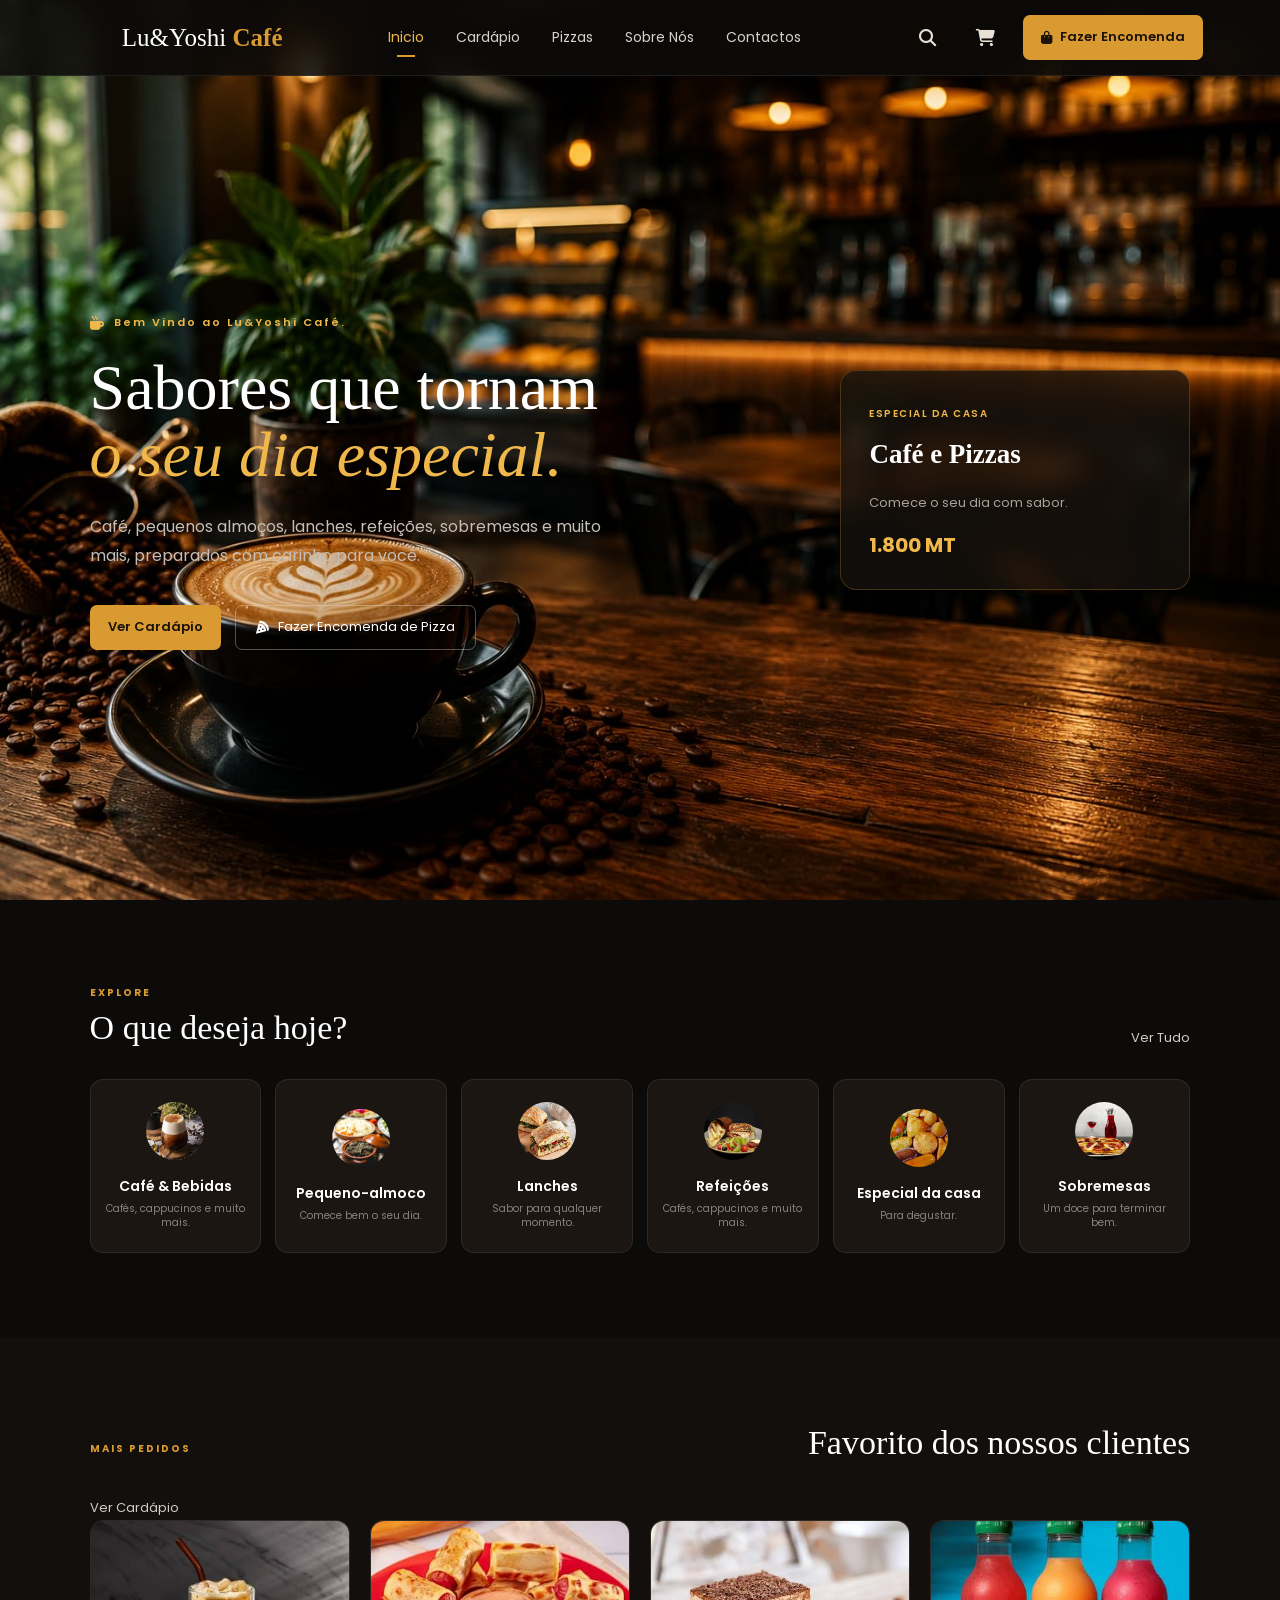
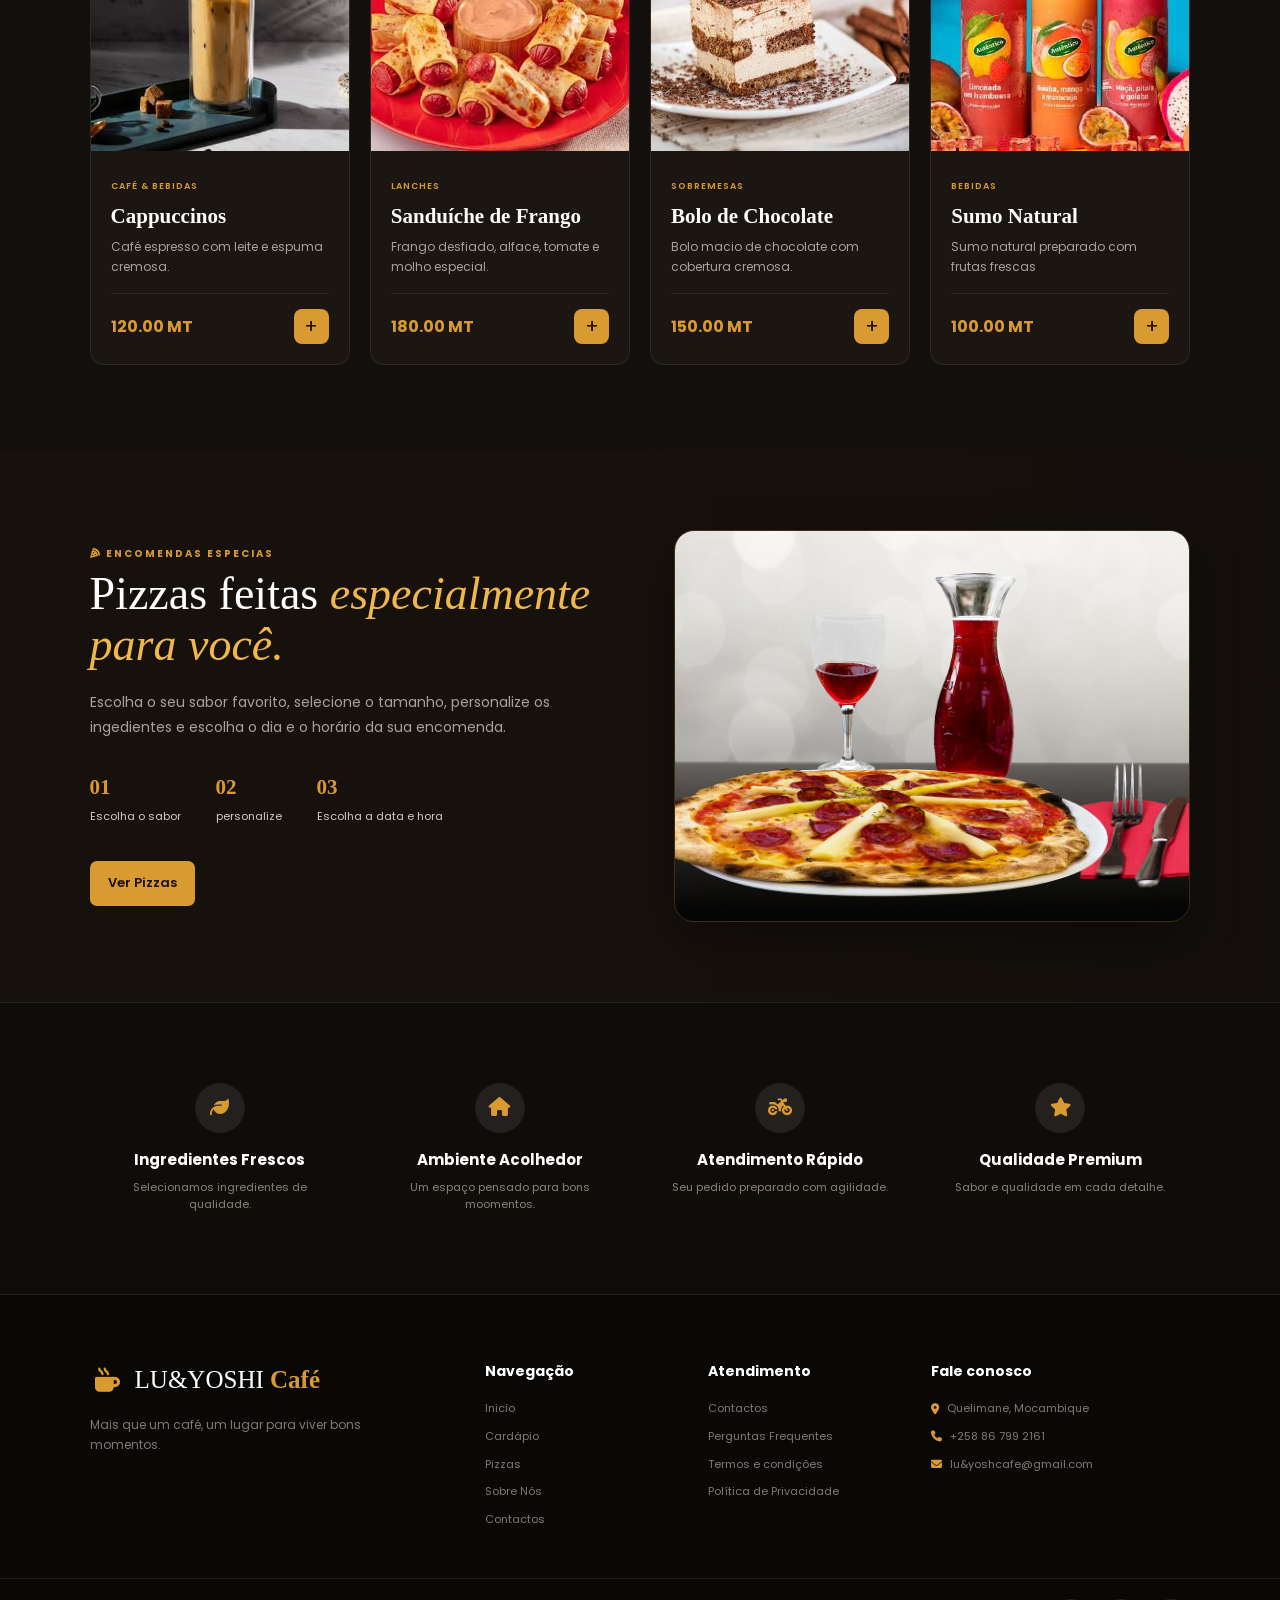
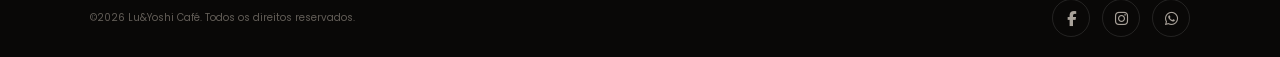
<file: index.html>
<!DOCTYPE html>
<html lang="pt">

<head>
    <meta charset="UTF-8">
    <meta name="viewport" content="width=device-width, initial-scale=1.0">
    <title>Lu&Yoshi</title>

    <link rel="stylesheet" href="CSS/style.css">
    <link rel="stylesheet" href="https://cdnjs.cloudflare.com/ajax/libs/font-awesome/6.7.2/css/all.min.css">
    <link rel="preconnect" href="https://fonts.googleapis.com">

    <link rel="preconnect" href="https://fonts.gstatic.com" crossorigin>

    <link href="https://fonts.googleapis.com/css2?family=Poppins:wght@300;400;500;600;700&display=swap"
        rel="stylesheet">

</head>

<body>


    <!--Cabeçalho-->

    <header class="cabecalho" id="cabecalho">
        <!--Logo-->


        <a href="index.html" class="logo">

            <span class="logo-icone"></span>
            <span class="logo-texto">Lu&Yoshi <strong>Café</strong>
            </span>
        </a>

        <!--Menu-->

        <nav class="menu-principal" id="menuPrincipal">

            <a href="index.html" class="ativo">
                Inicio
            </a>
            <a href="cardapio.html">
                Cardápio
            </a>
            <a href="pizzas.html">
                Pizzas
            </a>
            <a href="sobreNos.html">
                Sobre Nós
            </a>
            <a href="contactos.html">
                Contactos
            </a>

        </nav>

        <!--Ações-->

        <div class="acoes" id="acoesHeader">

            <!--Pesquisa-->
            <button type="button" class="botao-icone" id="abrirPesquisa" aria-label="Pesquisar"> <i
                    class="fa-solid fa-magnifying-glass"></i></button>

            <!--Carrinho-->
            <button type="button" class="botao-icone" id="abrirCarrinho" aria-label="Abrir carrinho"> <i
                    class="fa-solid fa-cart-shopping"></i> <span class="contador-carrinho" id="contadorCarrinho">
                    0
                </span></button>

            <a href="cardapio.html" class="botao-encomenda">
                <i class="fa-solid fa-bag-shopping"></i>
                Fazer Encomenda
            </a>

        </div>

    </header>


    <!--Conteudo Principal-->

    <main id="conteudoPrincipal">

        <!--Hero-->

        <section class="hero" id="inicio">

            <div class="hero-conteudo">

                <span class="hero-etiqueta">
                    <i class="fa-solid fa-mug-hot"></i>Bem Vindo ao Lu&Yoshi Café.
                </span>

                <h1>
                    Sabores que tornam <span>o seu dia especial.</span>
                </h1>

                <p>
                    Café, pequenos almoços, lanches, refeições, sobremesas e muito mais, preparados com carinho para
                    você.
                </p>

                <div class="hero-botoes">

                    <a href="cardapio.html" class="botao-principal"> Ver Cardápio</a>

                    <a href="pizzas.html" class="botao-secundario"><i class="fa-solid fa-pizza-slice">

                        </i>Fazer
                        Encomenda de Pizza</a>
                </div>

            </div>

            <!--Informacoes do visual-->

            <div class="hero-destaque">

                <div class="hero-cartao">

                    <span class="hero-cartao-etiqueta">

                        ESPECIAL DA CASA

                    </span>

                    <h2>

                        Café e Pizzas

                    </h2>

                    <p>

                        Comece o seu dia com sabor.

                    </p>

                    <strong>

                        1.800 MT

                    </strong>

                </div>

            </div>

        </section>

        <!--Categorias-->


        <section class="categorias" id="categorias">

            <div class="titulo-secao">

                <div>

                    <span class="subtitulo">
                        EXPLORE
                    </span>

                    <h2>
                        O que deseja hoje?
                    </h2>

                </div>

                <a href="cardapio.html" class="link-ver-tudo">Ver Tudo</a>

            </div>

            <div class="lista-categorias">

                <!--café-->

                <a href="cardapio.html?categoria=cafe" class="categorias-card">

                    <div class="categoria-imagem">

                        <img src="IMG/beer-expumante.jpg" alt="Cafe">

                    </div>

                    <h3>

                        Café & Bebidas

                    </h3>

                    <p>
                        Cafés, cappucinos e muito mais.
                    </p>

                </a>

                <!--Pequeno Almoco-->

                <a href="cardapio.html?categoria=pequeno-almoco" class="categorias-card">

                    <div class="categoria-imagem">

                        <img src="IMG/Nhangana.jpg" alt="Pequeno Almoco">

                    </div>

                    <h3>

                        Pequeno-almoco

                    </h3>

                    <p>
                        Comece bem o seu dia.
                    </p>

                </a>

                <!--Lanches-->

                <a href="cardapio.html?categoria=lanches" class="categorias-card">

                    <div class="categoria-imagem">

                        <img src="IMG/pao-lanhe.jpg" alt="Lanches">

                    </div>

                    <h3>

                        Lanches

                    </h3>

                    <p>
                        Sabor para qualquer momento.
                    </p>

                </a>

                <!--Refeicoes-->

                <a href="cardapio.html?categoria=refeicoes" class="categorias-card">

                    <div class="categoria-imagem">

                        <img src="IMG/lanche-lindo.jpg" alt="Refeicoes">

                    </div>

                    <h3>

                        Refeições

                    </h3>

                    <p>
                        Cafés, cappucinos e muito mais.
                    </p>

                </a>

                <!--Sobremesas-->

                <a href="cardapio.html?categoria=sobremesas" class="categorias-card">

                    <div class="categoria-imagem">

                        <img src="IMG/Mistura-lanches.jpg" alt="Cafe">

                    </div>

                    <h3>

                        Especial da casa

                    </h3>

                    <p>
                        Para degustar.
                    </p>

                </a>

                <!--Pizzas-->

                <a href="cardapio.html?categoria=pizzas" class="categorias-card">

                    <div class="categoria-imagem">

                        <img src="IMG/pizza2.jpg" alt="Pizzas">

                    </div>

                    <h3>

                        Sobremesas

                    </h3>

                    <p>
                        Um doce para terminar bem.
                    </p>

                </a>

            </div>

        </section>

        <!--Destaques-->


        <section class="destaque" id="destaques">

            <div class="titulo-secao">

                <span class="subtitulo">

                    MAIS PEDIDOS

                </span>

                <h2>

                    Favorito dos nossos clientes

                </h2>

            </div>

            <a href="cardapio.html" class="link-ver-tudo">

                Ver Cardápio

            </a>

            <div class="lista-destaques">

                <!--Produto 1-->

                <article class="produto-card">

                    <div class="produto-imagem">

                        <img src="IMG/capucinoo.jpg" alt="Cappuccino">
                    </div>

                    <div class="produto-conteudo">

                        <span class="produto-categorias">

                            Café & Bebidas

                        </span>

                        <h3>Cappuccinos</h3>

                        <p>
                            Café espresso com leite e espuma cremosa.

                        </p>

                        <div class="produto-final">

                            <strong>

                                120.00 MT

                            </strong>

                            <button type="button" class="botao-adicionar" id="adicionarCappuccino"
                                data-produto="cappuccino" aria-label="Adicionar produto"> + </button>

                        </div>

                    </div>

                </article>


                <!--Produto 2-->

                <article class="produto-card">

                    <div class="produto-imagem">

                        <img src="IMG/salsichas.jpg" alt="Frango">
                    </div>

                    <div class="produto-conteudo">

                        <span class="produto-categorias">

                            Lanches

                        </span>

                        <h3>Sanduíche de Frango</h3>

                        <p>
                            Frango desfiado, alface, tomate e molho especial.

                        </p>

                        <div class="produto-final">

                            <strong>

                                180.00 MT

                            </strong>

                            <button type="button" class="botao-adicionar" id="adicionarSanduichefrango"
                                data-produto="sanduicheFrango" aria-label="Adicionar produto"> + </button>

                        </div>

                    </div>

                </article>


                <!--Produto 3-->

                <article class="produto-card">

                    <div class="produto-imagem">

                        <img src="IMG/bolo-quadrado.jpg" alt="Cappuccino">
                    </div>

                    <div class="produto-conteudo">

                        <span class="produto-categorias">

                            Sobremesas

                        </span>

                        <h3>Bolo de Chocolate</h3>

                        <p>
                            Bolo macio de chocolate com cobertura cremosa.

                        </p>

                        <div class="produto-final">

                            <strong>

                                150.00 MT

                            </strong>

                            <button type="button" class="botao-adicionar" id="adicionarBolochocolate"
                                data-produto="boloChocolate" aria-label="Adicionar produto"> + </button>

                        </div>

                    </div>

                </article>


                <!--Produto 4-->

                <article class="produto-card">

                    <div class="produto-imagem">

                        <img src="IMG/sumo-garafa.jpg" alt="Cappuccino">
                    </div>

                    <div class="produto-conteudo">

                        <span class="produto-categorias">

                            Bebidas

                        </span>

                        <h3>Sumo Natural</h3>

                        <p>
                            Sumo natural preparado com frutas frescas

                        </p>

                        <div class="produto-final">

                            <strong>

                                100.00 MT

                            </strong>

                            <button type="button" class="botao-adicionar" id="adicionarSumonatural"
                                data-produto="sumoNatural" aria-label="Adicionar produto"> + </button>

                        </div>

                    </div>

                </article>

            </div>

        </section>


        <!--Pizzas por encomenda-->

        <section class="secao-pizzas" id="pizzas">

            <div class="pizza-conteudo">

                <span class="subtitulo">

                    <i class="fa-solid fa-pizza-slice"></i> ENCOMENDAS ESPECIAS

                </span>

                <h2>

                    Pizzas feitas <span>especialmente para você.</span>

                </h2>

                <p>

                    Escolha o seu sabor favorito, selecione o tamanho, personalize os ingedientes e escolha o dia e o
                    horário da sua encomenda.
                </p>

                <div class="pizzas-informacoes">

                    <div>

                        <strong>01</strong>

                        <span>Escolha o sabor</span>

                    </div>

                    <div>

                        <strong>02</strong>

                        <span>personalize</span>

                    </div>

                    <div>

                        <strong>03</strong>

                        <span>Escolha a data e hora</span>

                    </div>

                </div>

                <a href="pizzas.html" class="botao-principal">
                    Ver Pizzas

                </a>

            </div>

            <div class="pizza-imagem">

                <img src="IMG/pizza2.jpg" alt="Pizza do Café Lu&Yosh">

            </div>

        </section>


        <!--Diferenciais-->


        <section class="diferenciais" id="diferenciais">

            <div class="diferencial">

                <span>
                    <i class="fa-solid fa-leaf"></i>

                </span>

                <h3>

                    Ingredientes Frescos

                </h3>

                <p>

                    Selecionamos ingredientes de qualidade.

                </p>

            </div>

            <div class="diferencial">

                <span>
                    <i class="fa-solid fa-house"></i>

                </span>

                <h3>

                    Ambiente Acolhedor

                </h3>

                <p>

                    Um espaço pensado para bons moomentos.

                </p>

            </div>

            <div class="diferencial">

                <span>
                    <i class="fa-solid fa-motorcycle"></i>

                </span>

                <h3>

                    Atendimento Rápido

                </h3>

                <p>

                    Seu pedido preparado com agilidade.

                </p>

            </div>


            <div class="diferencial">

                <span>

                    <i class="fa-solid fa-star"></i>

                </span>

                <h3>

                    Qualidade Premium

                </h3>

                <p>

                    Sabor e qualidade em cada detalhe.

                </p>

            </div>

        </section>

    </main>


    <!--Rodapé-->


    <footer class="rodape" id="rodape">

        <div class="rodape-principal">

            <!--LOgo-->

            <div class="rodape-marca">

                <a href="index.html" class="logo">

                    <span class="logo-icone"><i class="fa-solid fa-mug-hot"></i></span>

                    <span class="logo-texto">LU&YOSHI <strong>Café</strong></span>
                </a>

                <p>
                    Mais que um café, um lugar para viver bons momentos.
                </p>

            </div>

            <div class="rodape-coluna">

                <h3>Navegação</h3>

                <a href="index.html">
                    Inicio
                </a>

                <a href="cardapio.html">
                    Cardápio
                </a>

                <a href="pizzas.html">
                    Pizzas
                </a>

                <a href="sobreNos.html">
                    Sobre Nós
                </a>

                <a href="contactos.html">
                    Contactos
                </a>

            </div>

            <div class="rodape-coluna">

                <h3>Atendimento</h3>

                <a href="index.html">

                    Contactos

                </a>

                <a href="cardapio.html">

                    Perguntas Frequentes

                </a>

                <a href="pizzas.html">

                    Termos e condições

                </a>



                <a href="contactos.html">

                    Política de Privacidade

                </a>

            </div>

            <!--Contactos-->

            <div class="rodape-coluna">

                <h3>Fale conosco</h3>

                <p><i class="fa-solid fa-location-dot"></i> Quelimane, Mocambique</p>

                <p><i class="fa-solid fa-phone"></i> +258 86 799 2161 </p>

                <p><i class="fa-solid fa-envelope"></i>lu&yoshcafe@gmail.com</p>

            </div>

        </div>

        <!--Rodapé Inferior-->

        <div class="rodape-final">

            <p>

                ©2026 Lu&Yoshi Café. Todos os direitos reservados.

            </p>

            <div class="redes-sociais">

                <a href="#" aria-label="Facebook">

                    <i class="fa-brands fa-facebook-f"></i>

                </a>

                <a href="#" aria-label="Instagram">

                    <i class="fa-brands fa-instagram"></i>

                </a>

                <a href="#" aria-label="WhatsApp">

                    <i class="fa-brands fa-whatsapp"></i>

                </a>

            </div>

        </div>

    </footer>

    <script src="JS/app.js"></script>
</body>

</html>
</file>
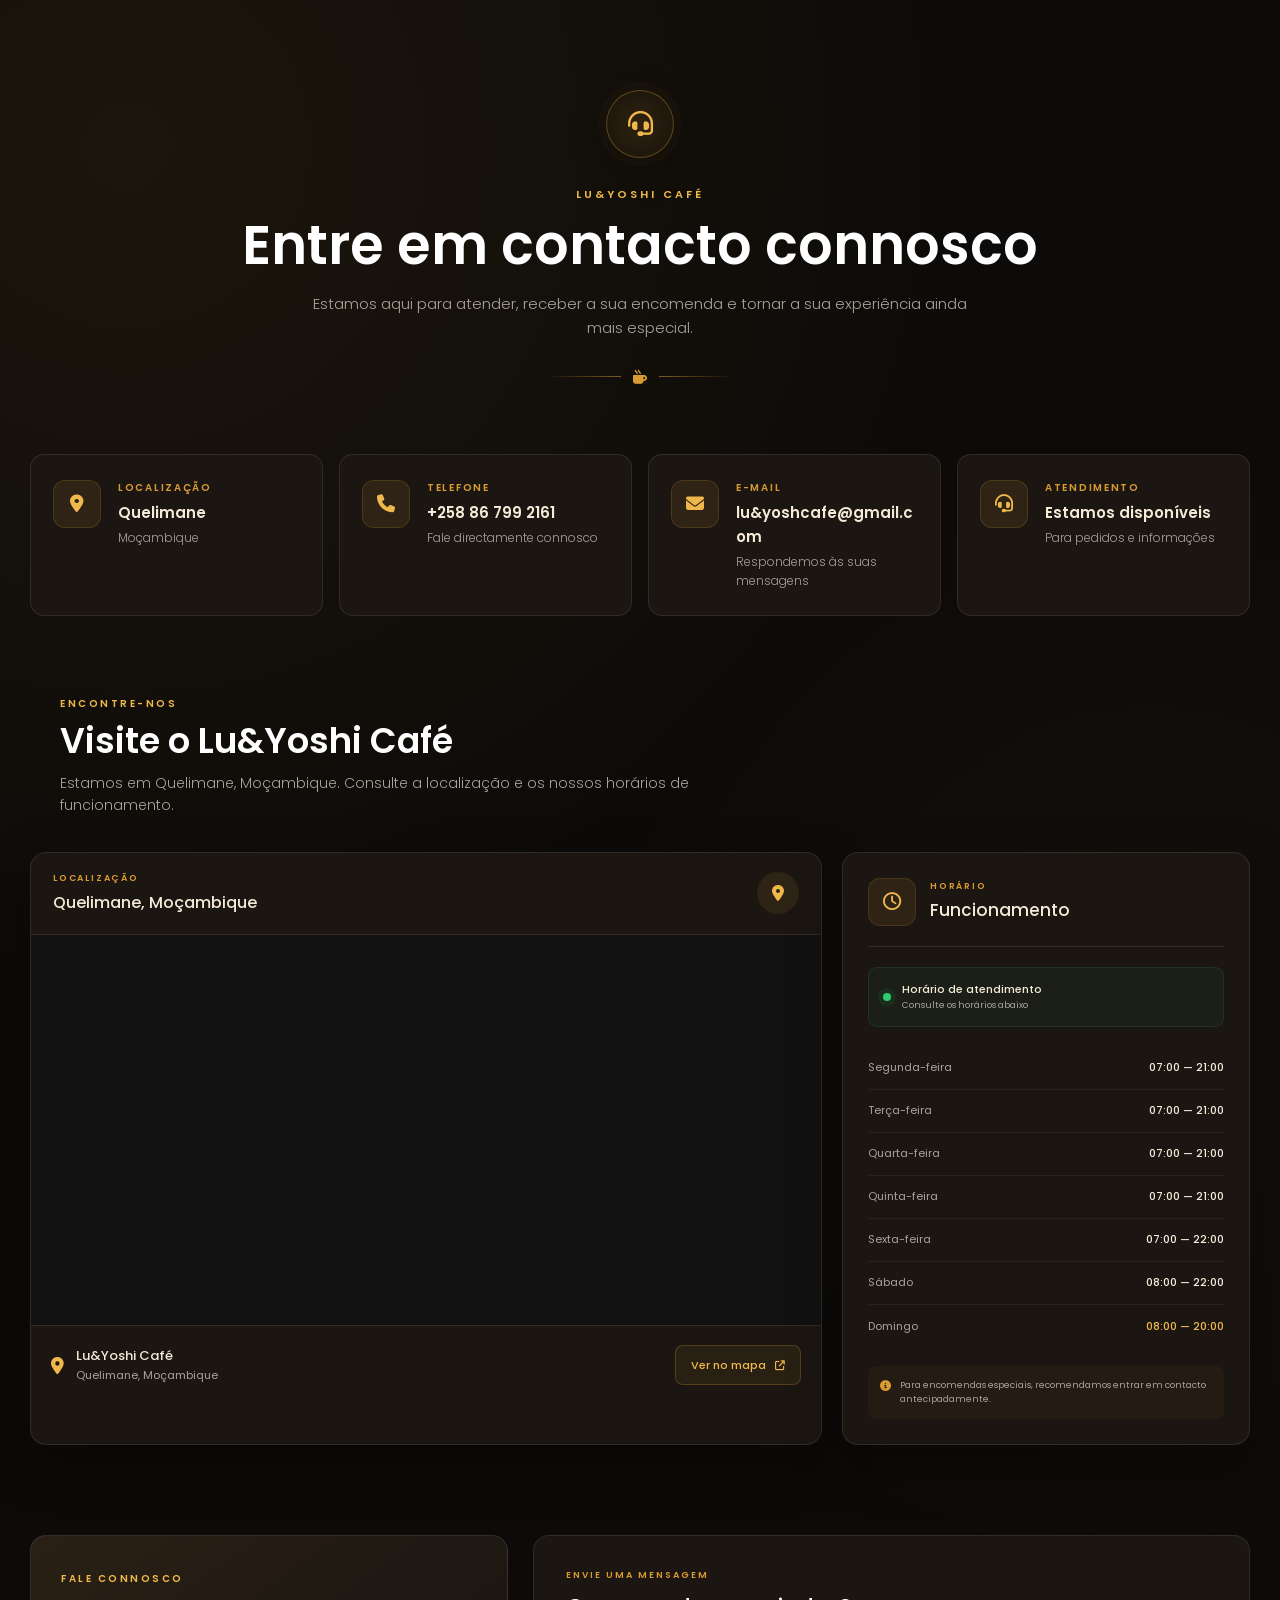
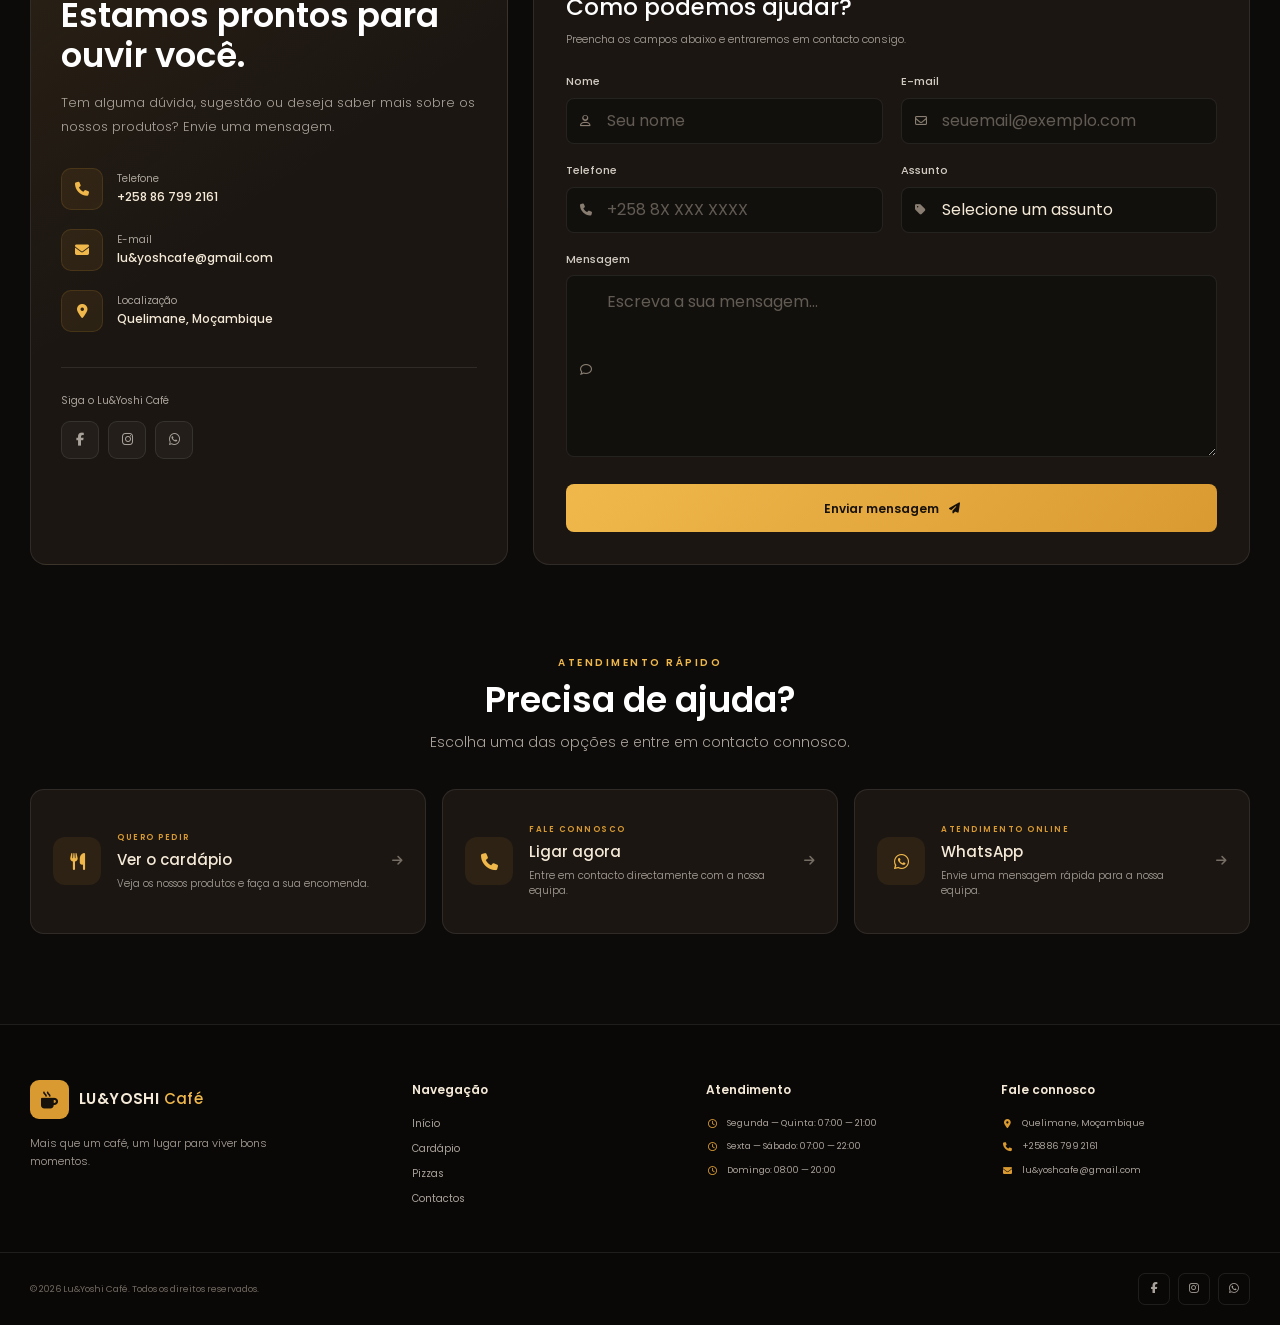
<file: contactos.html>
<!DOCTYPE html>
<html lang="pt-MZ">

<head>
    <meta charset="UTF-8">
    <meta name="viewport" content="width=device-width, initial-scale=1.0">

    <title>Contactos | Lu&Yoshi Café</title>

    <!-- Google Fonts -->
    <link rel="preconnect" href="https://fonts.googleapis.com">
    <link rel="preconnect" href="https://fonts.gstatic.com" crossorigin>

    <link href="https://fonts.googleapis.com/css2?family=Poppins:wght@300;400;500;600;700&display=swap"
        rel="stylesheet">

    <!-- Font Awesome -->
    <link rel="stylesheet" href="https://cdnjs.cloudflare.com/ajax/libs/font-awesome/6.7.2/css/all.min.css">

    <!-- CSS -->
    <link rel="stylesheet" href="CSS/contactos.css">
</head>

<body>

    <main class="pagina-contactos">

        <!-- =====================================================
         CABEÇALHO
    ====================================================== -->

        <section class="cabecalho-contactos">

            <div class="icone-contacto-titulo">
                <i class="fa-solid fa-headset"></i>
            </div>

            <span class="etiqueta-pagina">LU&YOSHI CAFÉ</span>

            <h1>Entre em contacto connosco</h1>

            <p>
                Estamos aqui para atender, receber a sua encomenda
                e tornar a sua experiência ainda mais especial.
            </p>

            <div class="linha-decorativa">
                <span></span>
                <i class="fa-solid fa-mug-hot"></i>
                <span></span>
            </div>

        </section>


        <!-- =====================================================
         CONTACTOS PRINCIPAIS
    ====================================================== -->

        <section class="contactos-principais">

            <div class="cartao-contacto">

                <div class="cartao-contacto-icone">
                    <i class="fa-solid fa-location-dot"></i>
                </div>

                <div class="cartao-contacto-conteudo">
                    <span>LOCALIZAÇÃO</span>

                    <h3>Quelimane</h3>

                    <p>Moçambique</p>
                </div>

            </div>


            <div class="cartao-contacto">

                <div class="cartao-contacto-icone">
                    <i class="fa-solid fa-phone"></i>
                </div>

                <div class="cartao-contacto-conteudo">
                    <span>TELEFONE</span>

                    <h3>+258 86 799 2161</h3>

                    <p>Fale directamente connosco</p>
                </div>

            </div>


            <div class="cartao-contacto">

                <div class="cartao-contacto-icone">
                    <i class="fa-solid fa-envelope"></i>
                </div>

                <div class="cartao-contacto-conteudo">
                    <span>E-MAIL</span>

                    <h3>lu&yoshcafe@gmail.com</h3>

                    <p>Respondemos às suas mensagens</p>
                </div>

            </div>


            <div class="cartao-contacto">

                <div class="cartao-contacto-icone">
                    <i class="fa-solid fa-headset"></i>
                </div>

                <div class="cartao-contacto-conteudo">
                    <span>ATENDIMENTO</span>

                    <h3>Estamos disponíveis</h3>

                    <p>Para pedidos e informações</p>
                </div>

            </div>

        </section>


        <!-- =====================================================
         MAPA + HORÁRIO
    ====================================================== -->

        <section class="localizacao-section">

            <div class="titulo-secao-contactos">

                <span class="pequeno-titulo">
                    ENCONTRE-NOS
                </span>

                <h2>Visite o Lu&Yoshi Café</h2>

                <p>
                    Estamos em Quelimane, Moçambique.
                    Consulte a localização e os nossos horários de funcionamento.
                </p>

            </div>


            <div class="localizacao-grid">

                <!-- MAPA -->

                <div class="mapa-container">

                    <div class="mapa-topo">

                        <div>
                            <span class="etiqueta-mapa">
                                LOCALIZAÇÃO
                            </span>

                            <h3>Quelimane, Moçambique</h3>
                        </div>

                        <div class="mapa-icone">
                            <i class="fa-solid fa-location-dot"></i>
                        </div>

                    </div>


                    <div class="mapa">

                        <iframe src="https://www.google.com/maps?q=Quelimane%2C%20Mozambique&output=embed"
                            loading="lazy" allowfullscreen referrerpolicy="no-referrer-when-downgrade">
                        </iframe>

                    </div>


                    <div class="mapa-rodape">

                        <div class="endereco-mapa">

                            <i class="fa-solid fa-location-dot"></i>

                            <div>
                                <strong>Lu&Yoshi Café</strong>
                                <span>Quelimane, Moçambique</span>
                            </div>

                        </div>

                        <a href="https://www.google.com/maps/search/?api=1&query=Quelimane%2C%20Mozambique"
                            target="_blank" rel="noopener noreferrer" class="botao-mapa">

                            <span>Ver no mapa</span>

                            <i class="fa-solid fa-arrow-up-right-from-square"></i>

                        </a>

                    </div>

                </div>


                <!-- HORÁRIO -->

                <aside class="horario-container">

                    <div class="horario-cabecalho">

                        <div class="horario-icone">
                            <i class="fa-regular fa-clock"></i>
                        </div>

                        <div>

                            <span class="etiqueta-mapa">
                                HORÁRIO
                            </span>

                            <h3>Funcionamento</h3>

                        </div>

                    </div>


                    <div class="status-atendimento">

                        <span class="status-ponto"></span>

                        <div>
                            <strong>Horário de atendimento</strong>
                            <span>Consulte os horários abaixo</span>
                        </div>

                    </div>


                    <div class="lista-horarios">

                        <div class="linha-horario">

                            <span>Segunda-feira</span>

                            <strong>
                                07:00 — 21:00
                            </strong>

                        </div>


                        <div class="linha-horario">

                            <span>Terça-feira</span>

                            <strong>
                                07:00 — 21:00
                            </strong>

                        </div>


                        <div class="linha-horario">

                            <span>Quarta-feira</span>

                            <strong>
                                07:00 — 21:00
                            </strong>

                        </div>


                        <div class="linha-horario">

                            <span>Quinta-feira</span>

                            <strong>
                                07:00 — 21:00
                            </strong>

                        </div>


                        <div class="linha-horario">

                            <span>Sexta-feira</span>

                            <strong>
                                07:00 — 22:00
                            </strong>

                        </div>


                        <div class="linha-horario">

                            <span>Sábado</span>

                            <strong>
                                08:00 — 22:00
                            </strong>

                        </div>


                        <div class="linha-horario domingo">

                            <span>Domingo</span>

                            <strong>
                                08:00 — 20:00
                            </strong>

                        </div>

                    </div>


                    <div class="nota-horario">

                        <i class="fa-solid fa-circle-info"></i>

                        <p>
                            Para encomendas especiais, recomendamos
                            entrar em contacto antecipadamente.
                        </p>

                    </div>

                </aside>

            </div>

        </section>


        <!-- =====================================================
         FORMULÁRIO + INFORMAÇÕES
    ====================================================== -->

        <section class="contacto-formulario-section">

            <div class="contacto-formulario-grid">


                <!-- INFORMAÇÕES -->

                <div class="contacto-info">

                    <span class="pequeno-titulo">
                        FALE CONNOSCO
                    </span>

                    <h2>
                        Estamos prontos para ouvir você.
                    </h2>

                    <p>
                        Tem alguma dúvida, sugestão ou deseja saber mais
                        sobre os nossos produtos? Envie uma mensagem.
                    </p>


                    <div class="lista-contacto-info">

                        <div class="info-contacto-item">

                            <div class="info-contacto-icone">
                                <i class="fa-solid fa-phone"></i>
                            </div>

                            <div>
                                <span>Telefone</span>
                                <strong>+258 86 799 2161</strong>
                            </div>

                        </div>


                        <div class="info-contacto-item">

                            <div class="info-contacto-icone">
                                <i class="fa-solid fa-envelope"></i>
                            </div>

                            <div>
                                <span>E-mail</span>
                                <strong>lu&yoshcafe@gmail.com</strong>
                            </div>

                        </div>


                        <div class="info-contacto-item">

                            <div class="info-contacto-icone">
                                <i class="fa-solid fa-location-dot"></i>
                            </div>

                            <div>
                                <span>Localização</span>
                                <strong>Quelimane, Moçambique</strong>
                            </div>

                        </div>

                    </div>


                    <!-- REDES SOCIAIS -->

                    <div class="redes-contacto">

                        <span>Siga o Lu&Yoshi Café</span>

                        <div class="redes-contacto-lista">

                            <a href="#" aria-label="Facebook">
                                <i class="fa-brands fa-facebook-f"></i>
                            </a>

                            <a href="#" aria-label="Instagram">
                                <i class="fa-brands fa-instagram"></i>
                            </a>

                            <a href="#" aria-label="WhatsApp">
                                <i class="fa-brands fa-whatsapp"></i>
                            </a>

                        </div>

                    </div>

                </div>


                <!-- FORMULÁRIO -->

                <div class="formulario-contacto">

                    <div class="formulario-cabecalho">

                        <span class="etiqueta-formulario">
                            ENVIE UMA MENSAGEM
                        </span>

                        <h3>Como podemos ajudar?</h3>

                        <p>
                            Preencha os campos abaixo e entraremos
                            em contacto consigo.
                        </p>

                    </div>


                    <form id="formularioContacto">

                        <div class="campos-formulario">

                            <div class="campo-formulario">

                                <label for="nome">
                                    Nome
                                </label>

                                <div class="campo-input">

                                    <i class="fa-regular fa-user"></i>

                                    <input type="text" id="nome" name="nome" placeholder="Seu nome" required>

                                </div>

                            </div>


                            <div class="campo-formulario">

                                <label for="email">
                                    E-mail
                                </label>

                                <div class="campo-input">

                                    <i class="fa-regular fa-envelope"></i>

                                    <input type="email" id="email" name="email" placeholder="seuemail@exemplo.com"
                                        required>

                                </div>

                            </div>


                            <div class="campo-formulario">

                                <label for="telefone">
                                    Telefone
                                </label>

                                <div class="campo-input">

                                    <i class="fa-solid fa-phone"></i>

                                    <input type="tel" id="telefone" name="telefone" placeholder="+258 8X XXX XXXX">

                                </div>

                            </div>


                            <div class="campo-formulario">

                                <label for="assunto">
                                    Assunto
                                </label>

                                <div class="campo-input">

                                    <i class="fa-solid fa-tag"></i>

                                    <select id="assunto" name="assunto" required>

                                        <option value="" selected disabled>
                                            Selecione um assunto
                                        </option>

                                        <option value="encomenda">
                                            Encomenda
                                        </option>

                                        <option value="informacao">
                                            Informação
                                        </option>

                                        <option value="reserva">
                                            Reserva
                                        </option>

                                        <option value="sugestao">
                                            Sugestão
                                        </option>

                                        <option value="outro">
                                            Outro
                                        </option>

                                    </select>

                                </div>

                            </div>


                            <div class="campo-formulario campo-mensagem">

                                <label for="mensagem">
                                    Mensagem
                                </label>

                                <div class="campo-input textarea">

                                    <i class="fa-regular fa-comment"></i>

                                    <textarea id="mensagem" name="mensagem" rows="6"
                                        placeholder="Escreva a sua mensagem..." required></textarea>

                                </div>

                            </div>

                        </div>


                        <button type="submit" class="botao-enviar-mensagem">

                            <span>Enviar mensagem</span>

                            <i class="fa-solid fa-paper-plane"></i>

                        </button>

                    </form>

                </div>

            </div>

        </section>


        <!-- =====================================================
         ATENDIMENTO RÁPIDO
    ====================================================== -->

        <section class="atendimento-rapido">

            <div class="titulo-secao-contactos centralizado">

                <span class="pequeno-titulo">
                    ATENDIMENTO RÁPIDO
                </span>

                <h2>Precisa de ajuda?</h2>

                <p>
                    Escolha uma das opções e entre em contacto connosco.
                </p>

            </div>


            <div class="atendimento-grid">

                <a href="cardapio.html" class="atendimento-card">

                    <div class="atendimento-icone">
                        <i class="fa-solid fa-utensils"></i>
                    </div>

                    <div>
                        <span>QUERO PEDIR</span>
                        <h3>Ver o cardápio</h3>
                        <p>Veja os nossos produtos e faça a sua encomenda.</p>
                    </div>

                    <i class="fa-solid fa-arrow-right seta-atendimento"></i>

                </a>


                <a href="tel:+258867992161" class="atendimento-card">

                    <div class="atendimento-icone">
                        <i class="fa-solid fa-phone"></i>
                    </div>

                    <div>
                        <span>FALE CONNOSCO</span>
                        <h3>Ligar agora</h3>
                        <p>Entre em contacto directamente com a nossa equipa.</p>
                    </div>

                    <i class="fa-solid fa-arrow-right seta-atendimento"></i>

                </a>


                <a href="https://wa.me/258867992161" target="_blank" rel="noopener noreferrer" class="atendimento-card">

                    <div class="atendimento-icone">
                        <i class="fa-brands fa-whatsapp"></i>
                    </div>

                    <div>
                        <span>ATENDIMENTO ONLINE</span>
                        <h3>WhatsApp</h3>
                        <p>Envie uma mensagem rápida para a nossa equipa.</p>
                    </div>

                    <i class="fa-solid fa-arrow-right seta-atendimento"></i>

                </a>

            </div>

        </section>


        <!-- =====================================================
         FOOTER
    ====================================================== -->

        <footer class="rodape" id="rodape">

            <div class="rodape-principal">


                <!-- MARCA -->

                <div class="rodape-marca">

                    <a href="index.html" class="logo">

                        <span class="logo-icone">
                            <i class="fa-solid fa-mug-hot"></i>
                        </span>

                        <span class="logo-texto">
                            LU&YOSHI <strong>Café</strong>
                        </span>

                    </a>

                    <p>
                        Mais que um café, um lugar para viver bons momentos.
                    </p>

                </div>


                <!-- NAVEGAÇÃO -->

                <div class="rodape-coluna">

                    <h3>Navegação</h3>

                    <a href="index.html">Início</a>

                    <a href="cardapio.html">Cardápio</a>

                    <a href="pizzas.html">Pizzas</a>

                    <a href="contactos.html">Contactos</a>

                </div>


                <!-- ATENDIMENTO -->

                <div class="rodape-coluna">

                    <h3>Atendimento</h3>

                    <p>
                        <i class="fa-regular fa-clock"></i>
                        Segunda — Quinta: 07:00 — 21:00
                    </p>

                    <p>
                        <i class="fa-regular fa-clock"></i>
                        Sexta — Sábado: 07:00 — 22:00
                    </p>

                    <p>
                        <i class="fa-regular fa-clock"></i>
                        Domingo: 08:00 — 20:00
                    </p>

                </div>


                <!-- CONTACTO -->

                <div class="rodape-coluna">

                    <h3>Fale connosco</h3>

                    <p>
                        <i class="fa-solid fa-location-dot"></i>
                        Quelimane, Moçambique
                    </p>

                    <p>
                        <i class="fa-solid fa-phone"></i>
                        +258 86 799 2161
                    </p>

                    <p>
                        <i class="fa-solid fa-envelope"></i>
                        lu&yoshcafe@gmail.com
                    </p>

                </div>

            </div>


            <!-- FOOTER FINAL -->

            <div class="rodape-final">

                <p>
                    © 2026 Lu&Yoshi Café. Todos os direitos reservados.
                </p>


                <div class="redes-sociais">

                    <a href="#" aria-label="Facebook">
                        <i class="fa-brands fa-facebook-f"></i>
                    </a>

                    <a href="#" aria-label="Instagram">
                        <i class="fa-brands fa-instagram"></i>
                    </a>

                    <a href="https://wa.me/258867992161" target="_blank" rel="noopener noreferrer"
                        aria-label="WhatsApp">

                        <i class="fa-brands fa-whatsapp"></i>

                    </a>

                </div>

            </div>

        </footer>

    </main>

</body>

</html>
</file>
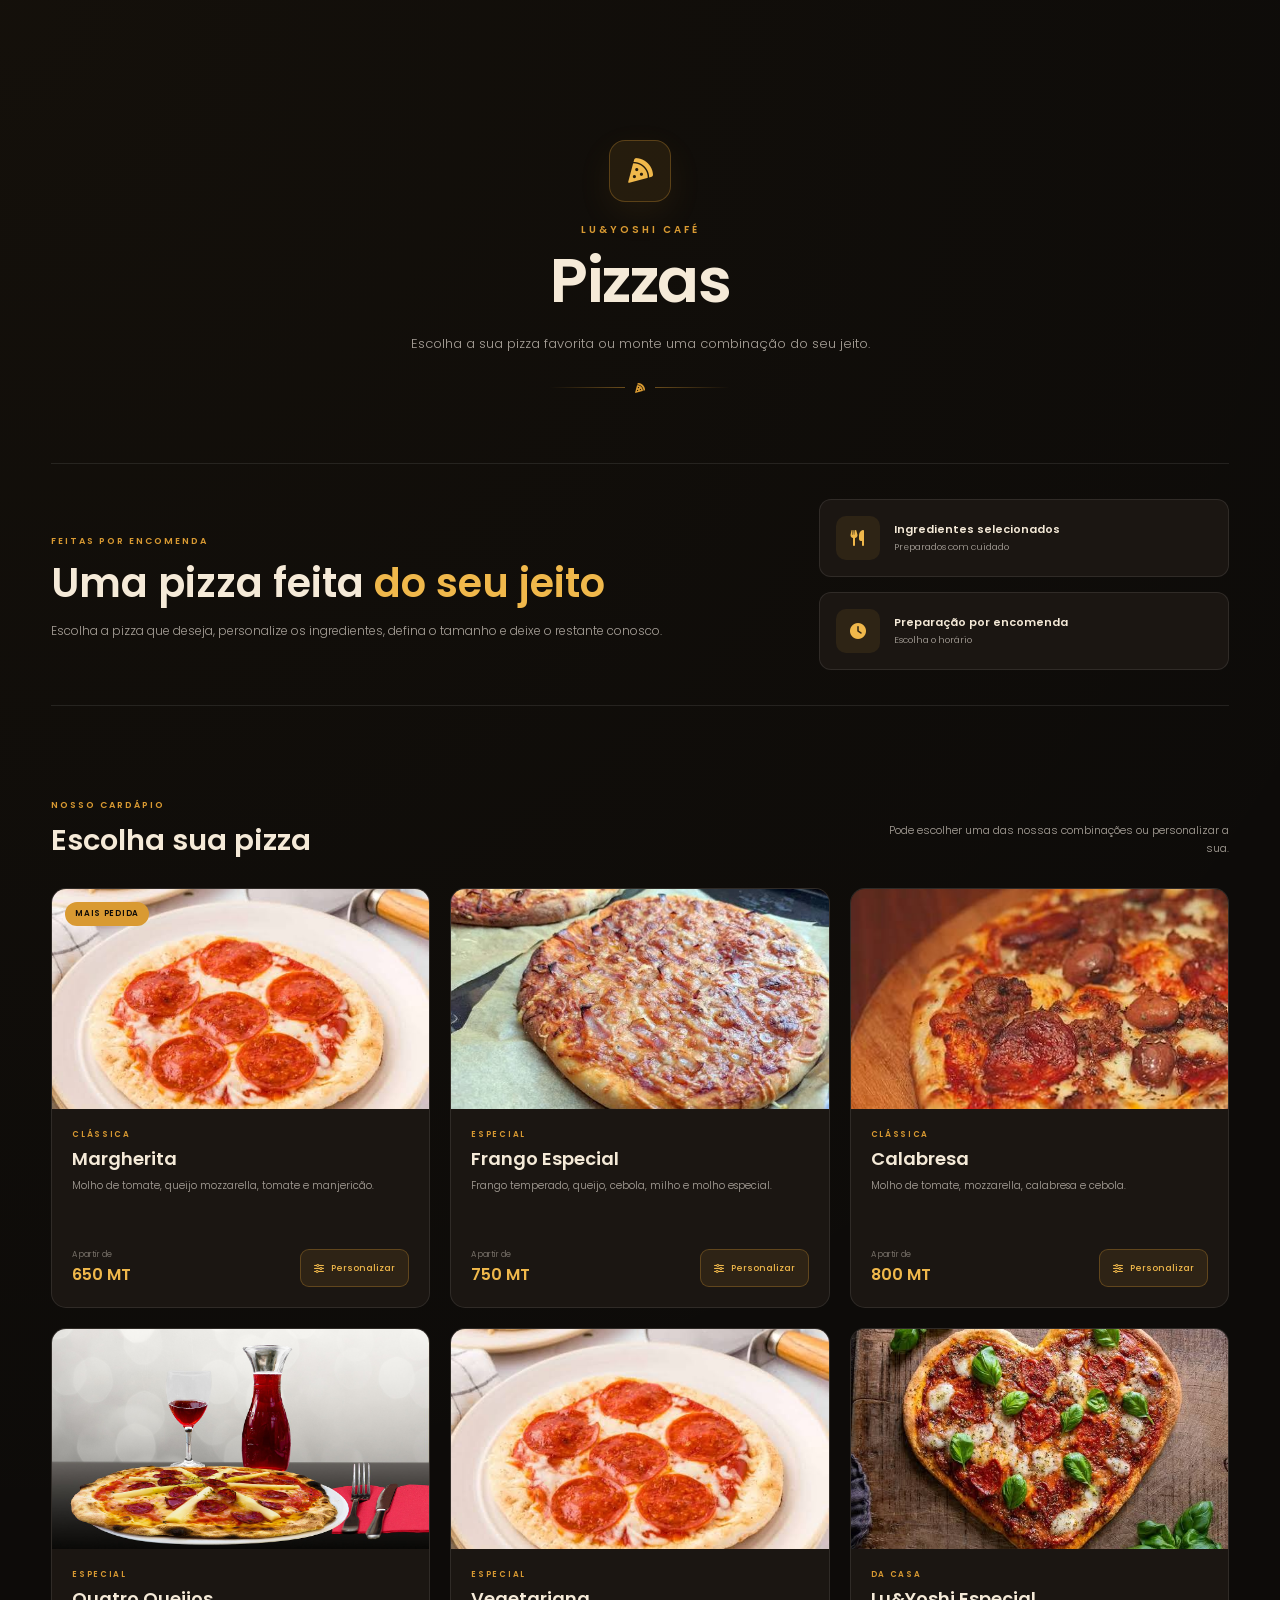
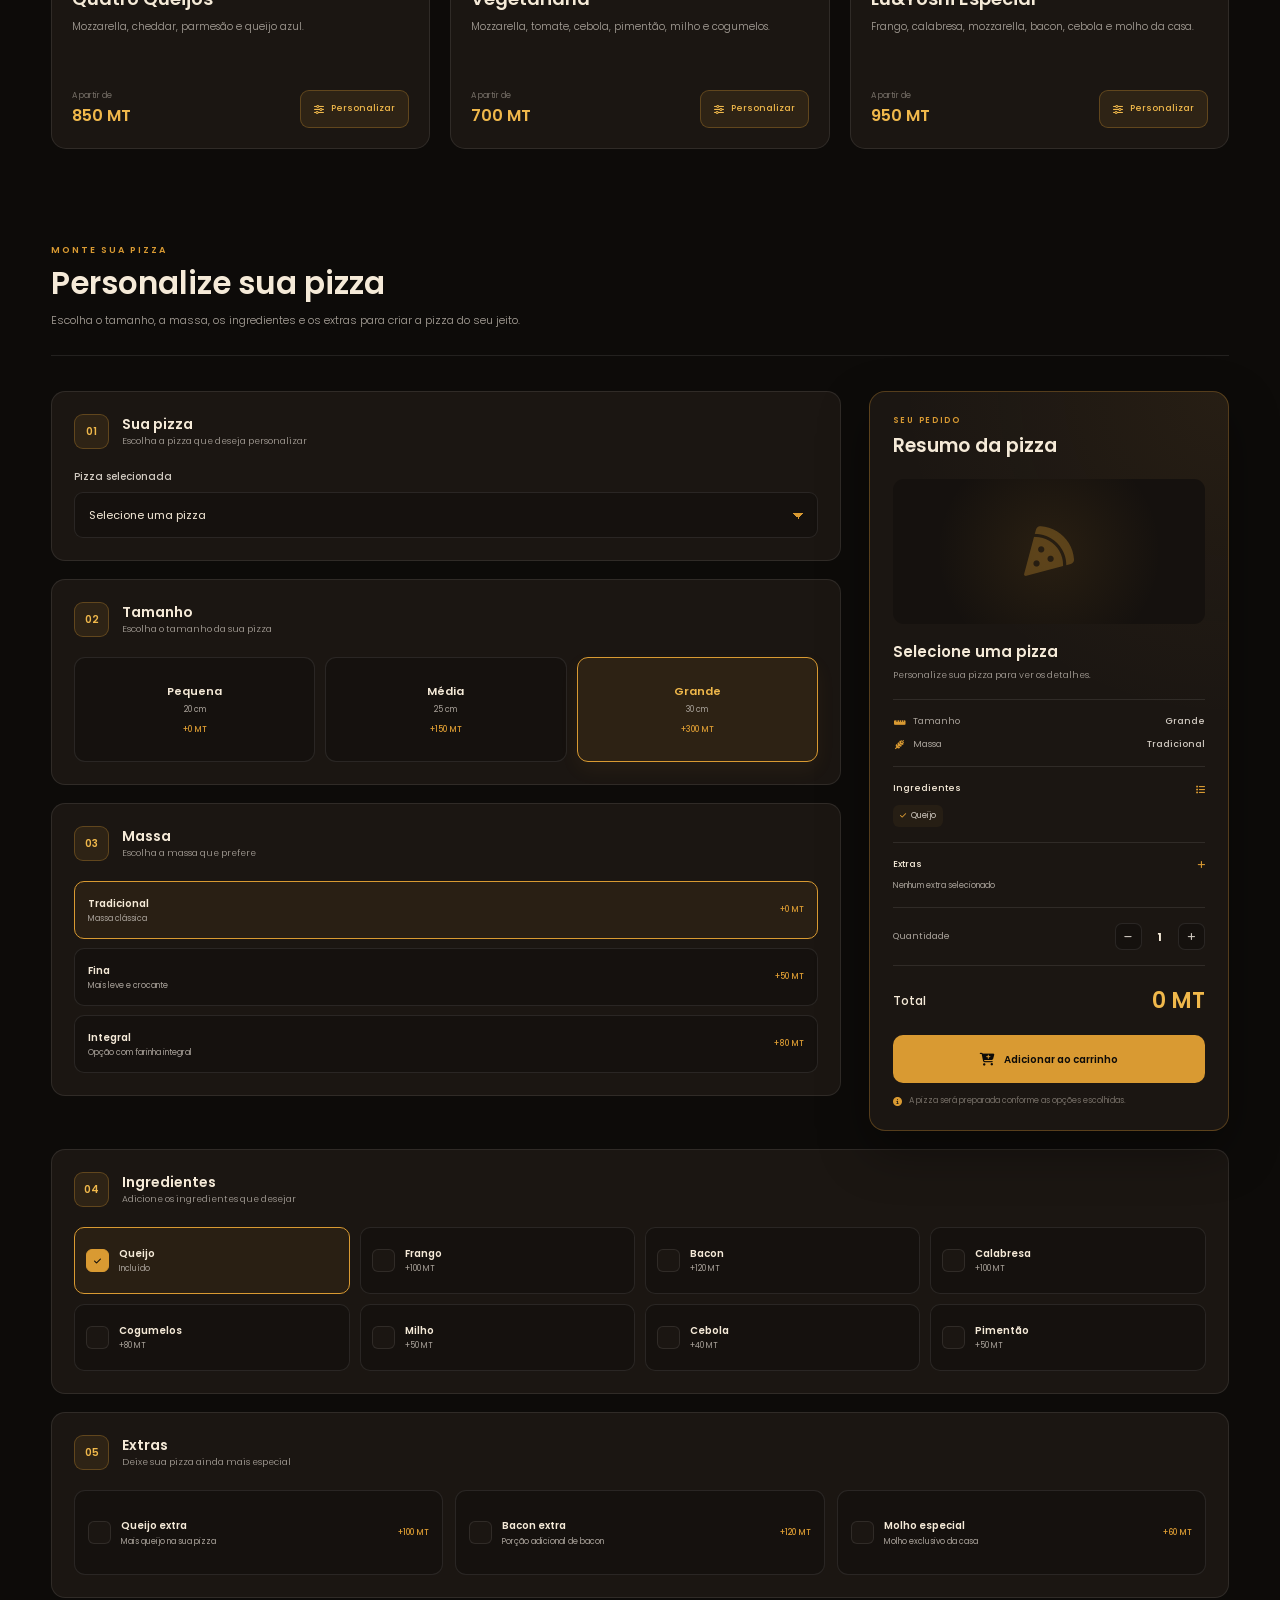
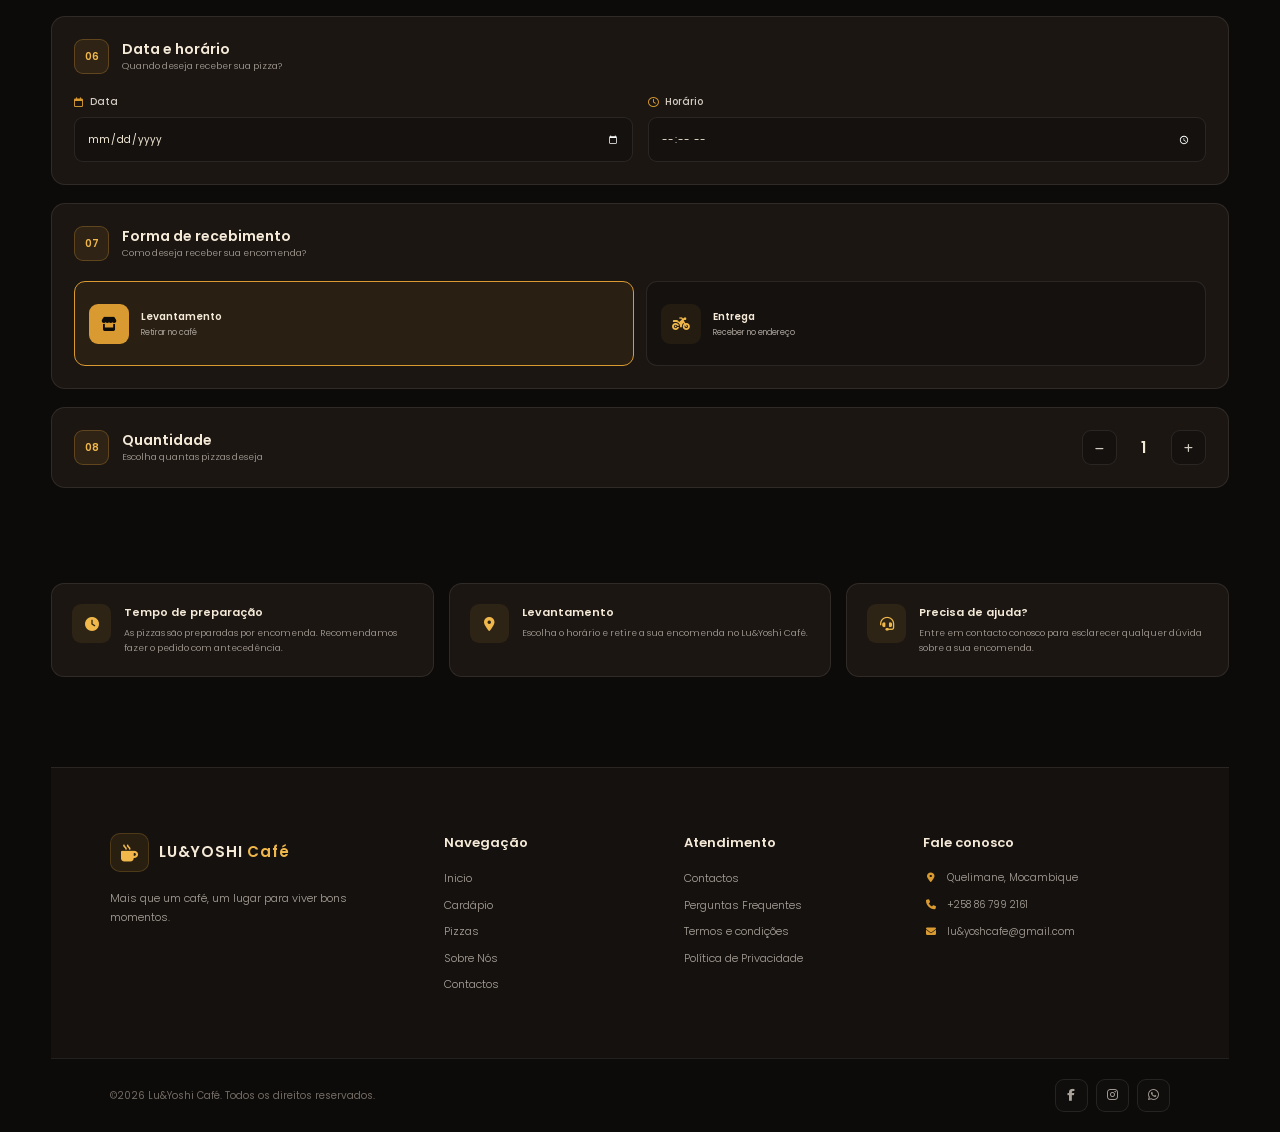
<file: pizzas.html>
<!DOCTYPE html>
<html lang="pt-MZ">

<head>
    <meta charset="UTF-8">
    <meta name="viewport" content="width=device-width, initial-scale=1.0">

    <title>Pizzas | Lu&Yoshi Café</title>

    <!-- Google Fonts -->
    <link rel="preconnect" href="https://fonts.googleapis.com">
    <link rel="preconnect" href="https://fonts.gstatic.com" crossorigin>
    <link href="https://fonts.googleapis.com/css2?family=Poppins:wght@300;400;500;600;700&display=swap"
        rel="stylesheet">

    <!-- Font Awesome -->
    <link rel="stylesheet" href="https://cdnjs.cloudflare.com/ajax/libs/font-awesome/6.7.2/css/all.min.css">

    <!-- CSS -->
    <link rel="stylesheet" href="CSS/pizzas.css">
</head>

<body>

    <main class="pagina-pizzas">

        <!-- =========================
             CABEÇALHO
        ========================== -->
        <section class="cabecalho-pizzas">

            <div class="icone-pizza-titulo">
                <i class="fa-solid fa-pizza-slice"></i>
            </div>

            <span class="etiqueta-pagina">
                LU&YOSHI CAFÉ
            </span>

            <h1>
                Pizzas
            </h1>

            <p>
                Escolha a sua pizza favorita ou monte uma combinação
                do seu jeito.
            </p>

            <div class="linha-decorativa">
                <span></span>
                <i class="fa-solid fa-pizza-slice"></i>
                <span></span>
            </div>

        </section>


        <!-- =========================
             INTRODUÇÃO
        ========================== -->
        <section class="introducao-pizzas">

            <div class="introducao-texto">

                <span class="pequeno-titulo">
                    FEITAS POR ENCOMENDA
                </span>

                <h2>
                    Uma pizza feita
                    <span>do seu jeito</span>
                </h2>

                <p>
                    Escolha a pizza que deseja, personalize os ingredientes,
                    defina o tamanho e deixe o restante conosco.
                </p>

            </div>

            <div class="introducao-info">

                <div class="info-item">
                    <div class="info-icone">
                        <i class="fa-solid fa-utensils"></i>
                    </div>

                    <div>
                        <strong>Ingredientes selecionados</strong>
                        <span>Preparados com cuidado</span>
                    </div>
                </div>

                <div class="info-item">
                    <div class="info-icone">
                        <i class="fa-solid fa-clock"></i>
                    </div>

                    <div>
                        <strong>Preparação por encomenda</strong>
                        <span>Escolha o horário</span>
                    </div>
                </div>

            </div>

        </section>


        <!-- =========================
             PIZZAS DISPONÍVEIS
        ========================== -->
        <section class="secao-pizzas-disponiveis">

            <div class="titulo-secao">

                <div>
                    <span class="pequeno-titulo">
                        NOSSO CARDÁPIO
                    </span>

                    <h2>
                        Escolha sua pizza
                    </h2>
                </div>

                <p>
                    Pode escolher uma das nossas combinações
                    ou personalizar a sua.
                </p>

            </div>


            <div class="grid-pizzas">

                <!-- Pizza 1 -->
                <article class="pizza-card">

                    <div class="pizza-imagem">

                        <div class="imagem-placeholder">
                            <img src="IMG/pizza-m-tomate.jpg" alt="">
                        </div>

                        <span class="pizza-destaque">
                            MAIS PEDIDA
                        </span>

                    </div>

                    <div class="pizza-conteudo">

                        <div class="pizza-categoria">
                            CLÁSSICA
                        </div>

                        <h3>
                            Margherita
                        </h3>

                        <p>
                            Molho de tomate, queijo mozzarella,
                            tomate e manjericão.
                        </p>

                        <div class="pizza-rodape">

                            <div class="pizza-preco">
                                <small>A partir de</small>
                                <strong>650 MT</strong>
                            </div>

                            <button class="botao-personalizar" type="button" data-pizza="margherita">

                                <i class="fa-solid fa-sliders"></i>

                                Personalizar

                            </button>

                        </div>

                    </div>

                </article>


                <!-- Pizza 2 -->
                <article class="pizza-card">

                    <div class="pizza-imagem">

                        <div class="imagem-placeholder">
                            <img src="IMG/pizza-big.jpg" alt="">
                        </div>

                    </div>

                    <div class="pizza-conteudo">

                        <div class="pizza-categoria">
                            ESPECIAL
                        </div>

                        <h3>
                            Frango Especial
                        </h3>

                        <p>
                            Frango temperado, queijo, cebola,
                            milho e molho especial.
                        </p>

                        <div class="pizza-rodape">

                            <div class="pizza-preco">
                                <small>A partir de</small>
                                <strong>750 MT</strong>
                            </div>

                            <button class="botao-personalizar" type="button" data-pizza="frango">

                                <i class="fa-solid fa-sliders"></i>

                                Personalizar

                            </button>

                        </div>

                    </div>

                </article>


                <!-- Pizza 3 -->
                <article class="pizza-card">

                    <div class="pizza-imagem">

                        <div class="imagem-placeholder">
                            <img src="IMG/piza-metade.jpg" alt="">
                        </div>

                    </div>

                    <div class="pizza-conteudo">

                        <div class="pizza-categoria">
                            CLÁSSICA
                        </div>

                        <h3>
                            Calabresa
                        </h3>

                        <p>
                            Molho de tomate, mozzarella,
                            calabresa e cebola.
                        </p>

                        <div class="pizza-rodape">

                            <div class="pizza-preco">
                                <small>A partir de</small>
                                <strong>800 MT</strong>
                            </div>

                            <button class="botao-personalizar" type="button" data-pizza="calabresa">

                                <i class="fa-solid fa-sliders"></i>

                                Personalizar

                            </button>

                        </div>

                    </div>

                </article>


                <!-- Pizza 4 -->
                <article class="pizza-card">

                    <div class="pizza-imagem">

                        <div class="imagem-placeholder">
                            <img src="IMG/pizza2.jpg" alt="">

                        </div>

                    </div>

                    <div class="pizza-conteudo">

                        <div class="pizza-categoria">
                            ESPECIAL
                        </div>

                        <h3>
                            Quatro Queijos
                        </h3>

                        <p>
                            Mozzarella, cheddar, parmesão
                            e queijo azul.
                        </p>

                        <div class="pizza-rodape">

                            <div class="pizza-preco">
                                <small>A partir de</small>
                                <strong>850 MT</strong>
                            </div>

                            <button class="botao-personalizar" type="button" data-pizza="quatro-queijos">

                                <i class="fa-solid fa-sliders"></i>

                                Personalizar

                            </button>

                        </div>

                    </div>

                </article>


                <!-- Pizza 5 -->
                <article class="pizza-card">

                    <div class="pizza-imagem">

                        <div class="imagem-placeholder">
                            <img src="IMG/pizza-m-tomate.jpg" alt="">
                        </div>

                    </div>

                    <div class="pizza-conteudo">

                        <div class="pizza-categoria">
                            ESPECIAL
                        </div>

                        <h3>
                            Vegetariana
                        </h3>

                        <p>
                            Mozzarella, tomate, cebola,
                            pimentão, milho e cogumelos.
                        </p>

                        <div class="pizza-rodape">

                            <div class="pizza-preco">
                                <small>A partir de</small>
                                <strong>700 MT</strong>
                            </div>

                            <button class="botao-personalizar" type="button" data-pizza="vegetariana">

                                <i class="fa-solid fa-sliders"></i>

                                Personalizar

                            </button>

                        </div>

                    </div>

                </article>


                <!-- Pizza 6 -->
                <article class="pizza-card">

                    <div class="pizza-imagem">

                        <div class="imagem-placeholder">
                            <img src="IMG/pizza-coracao.jpg" alt="">
                        </div>

                    </div>

                    <div class="pizza-conteudo">

                        <div class="pizza-categoria">
                            DA CASA
                        </div>

                        <h3>
                            Lu&Yoshi Especial
                        </h3>

                        <p>
                            Frango, calabresa, mozzarella,
                            bacon, cebola e molho da casa.
                        </p>

                        <div class="pizza-rodape">

                            <div class="pizza-preco">
                                <small>A partir de</small>
                                <strong>950 MT</strong>
                            </div>

                            <button class="botao-personalizar" type="button" data-pizza="lu-yoshi">

                                <i class="fa-solid fa-sliders"></i>

                                Personalizar

                            </button>

                        </div>

                    </div>

                </article>

            </div>

        </section>


        <!-- =========================
             PERSONALIZAÇÃO
        ========================== -->
        <section class="personalizacao" id="personalizacao">

            <!-- CABEÇALHO -->
            <div class="personalizacao-cabecalho">

                <div>
                    <span class="etiqueta-secao">MONTE SUA PIZZA</span>

                    <h2>Personalize sua pizza</h2>

                    <p>
                        Escolha o tamanho, a massa, os ingredientes e os extras
                        para criar a pizza do seu jeito.
                    </p>
                </div>

            </div>


            <!-- ÁREA SUPERIOR -->
            <div class="personalizacao-superior">

                <!-- CONFIGURAÇÃO 01, 02 E 03 -->
                <div class="configurador-superior">


                    <!-- 01 - SUA PIZZA -->
                    <div class="configuracao-bloco pizza-selecionada">

                        <div class="bloco-titulo">

                            <div class="numero-bloco">01</div>

                            <div>
                                <h3>Sua pizza</h3>
                                <span>Escolha a pizza que deseja personalizar</span>
                            </div>

                        </div>


                        <div class="campo-pizza">

                            <label for="pizzaEscolhida">
                                Pizza selecionada
                            </label>

                            <select id="pizzaEscolhida">

                                <option value="">
                                    Selecione uma pizza
                                </option>

                                <option value="margherita">
                                    Margherita
                                </option>

                                <option value="frango">
                                    Frango Especial
                                </option>

                                <option value="calabresa">
                                    Calabresa
                                </option>

                                <option value="quatro-queijos">
                                    Quatro Queijos
                                </option>

                                <option value="vegetariana">
                                    Vegetariana
                                </option>

                                <option value="especial">
                                    Lu&Yoshi Especial
                                </option>

                            </select>

                        </div>

                    </div>


                    <!-- 02 - TAMANHO -->
                    <div class="configuracao-bloco">

                        <div class="bloco-titulo">

                            <div class="numero-bloco">02</div>

                            <div>
                                <h3>Tamanho</h3>
                                <span>Escolha o tamanho da sua pizza</span>
                            </div>

                        </div>


                        <div class="opcoes-tamanho">

                            <label class="opcao-tamanho">

                                <input type="radio" name="tamanho" value="pequena" data-preco="0">

                                <span class="opcao-conteudo">

                                    <strong>Pequena</strong>

                                    <small>20 cm</small>

                                    <b>+0 MT</b>

                                </span>

                            </label>


                            <label class="opcao-tamanho">

                                <input type="radio" name="tamanho" value="media" data-preco="150">

                                <span class="opcao-conteudo">

                                    <strong>Média</strong>

                                    <small>25 cm</small>

                                    <b>+150 MT</b>

                                </span>

                            </label>


                            <label class="opcao-tamanho">

                                <input type="radio" name="tamanho" value="grande" data-preco="300" checked>

                                <span class="opcao-conteudo">

                                    <strong>Grande</strong>

                                    <small>30 cm</small>

                                    <b>+300 MT</b>

                                </span>

                            </label>

                        </div>

                    </div>


                    <!-- 03 - MASSA -->
                    <div class="configuracao-bloco">

                        <div class="bloco-titulo">

                            <div class="numero-bloco">03</div>

                            <div>
                                <h3>Massa</h3>
                                <span>Escolha a massa que prefere</span>
                            </div>

                        </div>


                        <div class="opcoes-massa">

                            <label class="opcao-massa">

                                <input type="radio" name="massa" value="tradicional" data-preco="0" checked>

                                <span>

                                    <strong>Tradicional</strong>

                                    <small>Massa clássica</small>

                                </span>

                                <b>+0 MT</b>

                            </label>


                            <label class="opcao-massa">

                                <input type="radio" name="massa" value="fina" data-preco="50">

                                <span>

                                    <strong>Fina</strong>

                                    <small>Mais leve e crocante</small>

                                </span>

                                <b>+50 MT</b>

                            </label>


                            <label class="opcao-massa">

                                <input type="radio" name="massa" value="integral" data-preco="80">

                                <span>

                                    <strong>Integral</strong>

                                    <small>Opção com farinha integral</small>

                                </span>

                                <b>+80 MT</b>

                            </label>

                        </div>

                    </div>

                </div>


                <!-- RESUMO -->
                <aside class="resumo-pizza">

                    <div class="resumo-topo">

                        <span class="resumo-etiqueta">
                            SEU PEDIDO
                        </span>

                        <h3>Resumo da pizza</h3>

                    </div>


                    <div class="resumo-imagem">

                        <div class="imagem-pizza-resumo">

                            <i class="fa-solid fa-pizza-slice"></i>

                        </div>

                    </div>


                    <div class="resumo-produto">

                        <h4 id="resumoPizzaNome">
                            Selecione uma pizza
                        </h4>

                        <p id="resumoPizzaDescricao">
                            Personalize sua pizza para ver os detalhes.
                        </p>

                    </div>


                    <div class="resumo-detalhes">

                        <div class="resumo-linha">

                            <span>
                                <i class="fa-solid fa-ruler-horizontal"></i>
                                Tamanho
                            </span>

                            <strong id="resumoTamanho">
                                Grande
                            </strong>

                        </div>


                        <div class="resumo-linha">

                            <span>
                                <i class="fa-solid fa-wheat-awn"></i>
                                Massa
                            </span>

                            <strong id="resumoMassa">
                                Tradicional
                            </strong>

                        </div>

                    </div>


                    <div class="resumo-ingredientes">

                        <div class="titulo-resumo">

                            <span>Ingredientes</span>

                            <i class="fa-solid fa-list"></i>

                        </div>


                        <ul id="resumoIngredientes">

                            <li>
                                <i class="fa-solid fa-check"></i>
                                Queijo
                            </li>

                        </ul>

                    </div>


                    <div class="resumo-extras">

                        <div class="titulo-resumo">

                            <span>Extras</span>

                            <i class="fa-solid fa-plus"></i>

                        </div>

                        <p id="resumoExtras">
                            Nenhum extra selecionado
                        </p>

                    </div>


                    <div class="resumo-quantidade">

                        <span>Quantidade</span>

                        <div class="quantidade-resumo">

                            <button type="button">
                                <i class="fa-solid fa-minus"></i>
                            </button>

                            <strong id="resumoQuantidade">1</strong>

                            <button type="button">
                                <i class="fa-solid fa-plus"></i>
                            </button>

                        </div>

                    </div>


                    <div class="resumo-total">

                        <span>Total</span>

                        <strong id="totalPizza">
                            0 MT
                        </strong>

                    </div>


                    <button type="button" class="botao-adicionar-pizza" id="adicionarPizzaCarrinho">

                        <i class="fa-solid fa-cart-plus"></i>

                        <span>Adicionar ao carrinho</span>

                    </button>


                    <div class="nota-resumo">

                        <i class="fa-solid fa-circle-info"></i>

                        <span>
                            A pizza será preparada conforme as opções escolhidas.
                        </span>

                    </div>

                </aside>

            </div>


            <!-- =====================================================
         CONFIGURAÇÕES DE LARGURA TOTAL
    ====================================================== -->

            <div class="configurador-largura-total">


                <!-- 04 - INGREDIENTES -->
                <div class="configuracao-bloco">

                    <div class="bloco-titulo">

                        <div class="numero-bloco">04</div>

                        <div>
                            <h3>Ingredientes</h3>
                            <span>
                                Adicione os ingredientes que desejar
                            </span>
                        </div>

                    </div>


                    <div class="ingredientes-grid">

                        <label class="opcao-ingrediente incluido">

                            <input type="checkbox" name="ingredientes" value="queijo" data-preco="0" checked disabled>

                            <span class="checkbox-personalizado">
                                <i class="fa-solid fa-check"></i>
                            </span>

                            <span class="ingrediente-info">

                                <strong>Queijo</strong>

                                <small>Incluído</small>

                            </span>

                        </label>


                        <label class="opcao-ingrediente">

                            <input type="checkbox" name="ingredientes" value="frango" data-preco="100">

                            <span class="checkbox-personalizado">
                                <i class="fa-solid fa-check"></i>
                            </span>

                            <span class="ingrediente-info">

                                <strong>Frango</strong>

                                <small>+100 MT</small>

                            </span>

                        </label>


                        <label class="opcao-ingrediente">

                            <input type="checkbox" name="ingredientes" value="bacon" data-preco="120">

                            <span class="checkbox-personalizado">
                                <i class="fa-solid fa-check"></i>
                            </span>

                            <span class="ingrediente-info">

                                <strong>Bacon</strong>

                                <small>+120 MT</small>

                            </span>

                        </label>


                        <label class="opcao-ingrediente">

                            <input type="checkbox" name="ingredientes" value="calabresa" data-preco="100">

                            <span class="checkbox-personalizado">
                                <i class="fa-solid fa-check"></i>
                            </span>

                            <span class="ingrediente-info">

                                <strong>Calabresa</strong>

                                <small>+100 MT</small>

                            </span>

                        </label>


                        <label class="opcao-ingrediente">

                            <input type="checkbox" name="ingredientes" value="cogumelos" data-preco="80">

                            <span class="checkbox-personalizado">
                                <i class="fa-solid fa-check"></i>
                            </span>

                            <span class="ingrediente-info">

                                <strong>Cogumelos</strong>

                                <small>+80 MT</small>

                            </span>

                        </label>


                        <label class="opcao-ingrediente">

                            <input type="checkbox" name="ingredientes" value="milho" data-preco="50">

                            <span class="checkbox-personalizado">
                                <i class="fa-solid fa-check"></i>
                            </span>

                            <span class="ingrediente-info">

                                <strong>Milho</strong>

                                <small>+50 MT</small>

                            </span>

                        </label>


                        <label class="opcao-ingrediente">

                            <input type="checkbox" name="ingredientes" value="cebola" data-preco="40">

                            <span class="checkbox-personalizado">
                                <i class="fa-solid fa-check"></i>
                            </span>

                            <span class="ingrediente-info">

                                <strong>Cebola</strong>

                                <small>+40 MT</small>

                            </span>

                        </label>


                        <label class="opcao-ingrediente">

                            <input type="checkbox" name="ingredientes" value="pimentao" data-preco="50">

                            <span class="checkbox-personalizado">
                                <i class="fa-solid fa-check"></i>
                            </span>

                            <span class="ingrediente-info">

                                <strong>Pimentão</strong>

                                <small>+50 MT</small>

                            </span>

                        </label>

                    </div>

                </div>


                <!-- 05 - EXTRAS -->
                <div class="configuracao-bloco">

                    <div class="bloco-titulo">

                        <div class="numero-bloco">05</div>

                        <div>
                            <h3>Extras</h3>
                            <span>
                                Deixe sua pizza ainda mais especial
                            </span>
                        </div>

                    </div>


                    <div class="extras-grid">

                        <label class="opcao-extra">

                            <input type="checkbox" name="extras" value="queijo-extra" data-preco="100">

                            <span class="extra-check">
                                <i class="fa-solid fa-check"></i>
                            </span>

                            <span class="extra-info">

                                <strong>Queijo extra</strong>

                                <small>
                                    Mais queijo na sua pizza
                                </small>

                            </span>

                            <b>+100 MT</b>

                        </label>


                        <label class="opcao-extra">

                            <input type="checkbox" name="extras" value="bacon-extra" data-preco="120">

                            <span class="extra-check">
                                <i class="fa-solid fa-check"></i>
                            </span>

                            <span class="extra-info">

                                <strong>Bacon extra</strong>

                                <small>
                                    Porção adicional de bacon
                                </small>

                            </span>

                            <b>+120 MT</b>

                        </label>


                        <label class="opcao-extra">

                            <input type="checkbox" name="extras" value="molho-especial" data-preco="60">

                            <span class="extra-check">
                                <i class="fa-solid fa-check"></i>
                            </span>

                            <span class="extra-info">

                                <strong>Molho especial</strong>

                                <small>
                                    Molho exclusivo da casa
                                </small>

                            </span>

                            <b>+60 MT</b>

                        </label>

                    </div>

                </div>


                <!-- 06 - DATA E HORÁRIO -->
                <div class="configuracao-bloco">

                    <div class="bloco-titulo">

                        <div class="numero-bloco">06</div>

                        <div>
                            <h3>Data e horário</h3>
                            <span>
                                Quando deseja receber sua pizza?
                            </span>
                        </div>

                    </div>


                    <div class="data-horario-grid">

                        <div class="campo-formulario">

                            <label for="dataPizza">

                                <i class="fa-regular fa-calendar"></i>

                                Data

                            </label>

                            <input type="date" id="dataPizza" name="dataPizza">

                        </div>


                        <div class="campo-formulario">

                            <label for="horarioPizza">

                                <i class="fa-regular fa-clock"></i>

                                Horário

                            </label>

                            <input type="time" id="horarioPizza" name="horarioPizza">

                        </div>

                    </div>

                </div>


                <!-- 07 - RECEBIMENTO -->
                <div class="configuracao-bloco">

                    <div class="bloco-titulo">

                        <div class="numero-bloco">07</div>

                        <div>
                            <h3>Forma de recebimento</h3>
                            <span>
                                Como deseja receber sua encomenda?
                            </span>
                        </div>

                    </div>


                    <div class="recebimento-opcoes">

                        <label class="opcao-recebimento">

                            <input type="radio" name="recebimento" value="levantamento" checked>

                            <span class="recebimento-icone">

                                <i class="fa-solid fa-store"></i>

                            </span>

                            <span class="recebimento-info">

                                <strong>Levantamento</strong>

                                <small>
                                    Retirar no café
                                </small>

                            </span>

                        </label>


                        <label class="opcao-recebimento">

                            <input type="radio" name="recebimento" value="entrega">

                            <span class="recebimento-icone">

                                <i class="fa-solid fa-motorcycle"></i>

                            </span>

                            <span class="recebimento-info">

                                <strong>Entrega</strong>

                                <small>
                                    Receber no endereço
                                </small>

                            </span>

                        </label>

                    </div>

                </div>


                <!-- 08 - QUANTIDADE -->
                <div class="configuracao-bloco quantidade-bloco">

                    <div class="bloco-titulo">

                        <div class="numero-bloco">08</div>

                        <div>
                            <h3>Quantidade</h3>
                            <span>
                                Escolha quantas pizzas deseja
                            </span>
                        </div>

                    </div>


                    <div class="controle-quantidade">

                        <button type="button" id="diminuirQuantidade">

                            <i class="fa-solid fa-minus"></i>

                        </button>


                        <span id="quantidadePizza">
                            1
                        </span>


                        <button type="button" id="aumentarQuantidade">

                            <i class="fa-solid fa-plus"></i>

                        </button>

                    </div>

                </div>

            </div>

        </section>
        <!-- =========================
             INFORMAÇÕES
        ========================== -->
        <section class="informacoes-pizza">

            <div class="info-box">

                <div class="info-box-icone">
                    <i class="fa-solid fa-clock"></i>
                </div>

                <div>
                    <h3>
                        Tempo de preparação
                    </h3>

                    <p>
                        As pizzas são preparadas por encomenda.
                        Recomendamos fazer o pedido com antecedência.
                    </p>
                </div>

            </div>


            <div class="info-box">

                <div class="info-box-icone">
                    <i class="fa-solid fa-location-dot"></i>
                </div>

                <div>
                    <h3>
                        Levantamento
                    </h3>

                    <p>
                        Escolha o horário e retire a sua encomenda
                        no Lu&Yoshi Café.
                    </p>
                </div>

            </div>


            <div class="info-box">

                <div class="info-box-icone">
                    <i class="fa-solid fa-headset"></i>
                </div>

                <div>
                    <h3>
                        Precisa de ajuda?
                    </h3>

                    <p>
                        Entre em contacto conosco para esclarecer
                        qualquer dúvida sobre a sua encomenda.
                    </p>
                </div>

            </div>

        </section>
        <footer class="rodape" id="rodape">

            <div class="rodape-principal">

                <!--LOgo-->

                <div class="rodape-marca">

                    <a href="index.html" class="logo">

                        <span class="logo-icone"><i class="fa-solid fa-mug-hot"></i></span>

                        <span class="logo-texto">LU&YOSHI <strong>Café</strong></span>
                    </a>

                    <p>
                        Mais que um café, um lugar para viver bons momentos.
                    </p>

                </div>

                <div class="rodape-coluna">

                    <h3>Navegação</h3>

                    <a href="index.html">
                        Inicio
                    </a>

                    <a href="cardapio.html">
                        Cardápio
                    </a>

                    <a href="pizzas.html">
                        Pizzas
                    </a>

                    <a href="sobreNos.html">
                        Sobre Nós
                    </a>

                    <a href="contactos.html">
                        Contactos
                    </a>

                </div>

                <div class="rodape-coluna">

                    <h3>Atendimento</h3>

                    <a href="index.html">

                        Contactos

                    </a>

                    <a href="cardapio.html">

                        Perguntas Frequentes

                    </a>

                    <a href="pizzas.html">

                        Termos e condições

                    </a>



                    <a href="contactos.html">

                        Política de Privacidade

                    </a>

                </div>

                <!--Contactos-->

                <div class="rodape-coluna">

                    <h3>Fale conosco</h3>

                    <p><i class="fa-solid fa-location-dot"></i> Quelimane, Mocambique</p>

                    <p><i class="fa-solid fa-phone"></i> +258 86 799 2161 </p>

                    <p><i class="fa-solid fa-envelope"></i>lu&yoshcafe@gmail.com</p>

                </div>

            </div>

            <!--Rodapé Inferior-->

            <div class="rodape-final">

                <p>

                    ©2026 Lu&Yoshi Café. Todos os direitos reservados.

                </p>

                <div class="redes-sociais">

                    <a href="#" aria-label="Facebook">

                        <i class="fa-brands fa-facebook-f"></i>

                    </a>

                    <a href="#" aria-label="Instagram">

                        <i class="fa-brands fa-instagram"></i>

                    </a>

                    <a href="#" aria-label="WhatsApp">

                        <i class="fa-brands fa-whatsapp"></i>

                    </a>

                </div>

            </div>

        </footer>

    </main>


    <!-- JavaScript será adicionado posteriormente -->

</body>

</html>
</file>
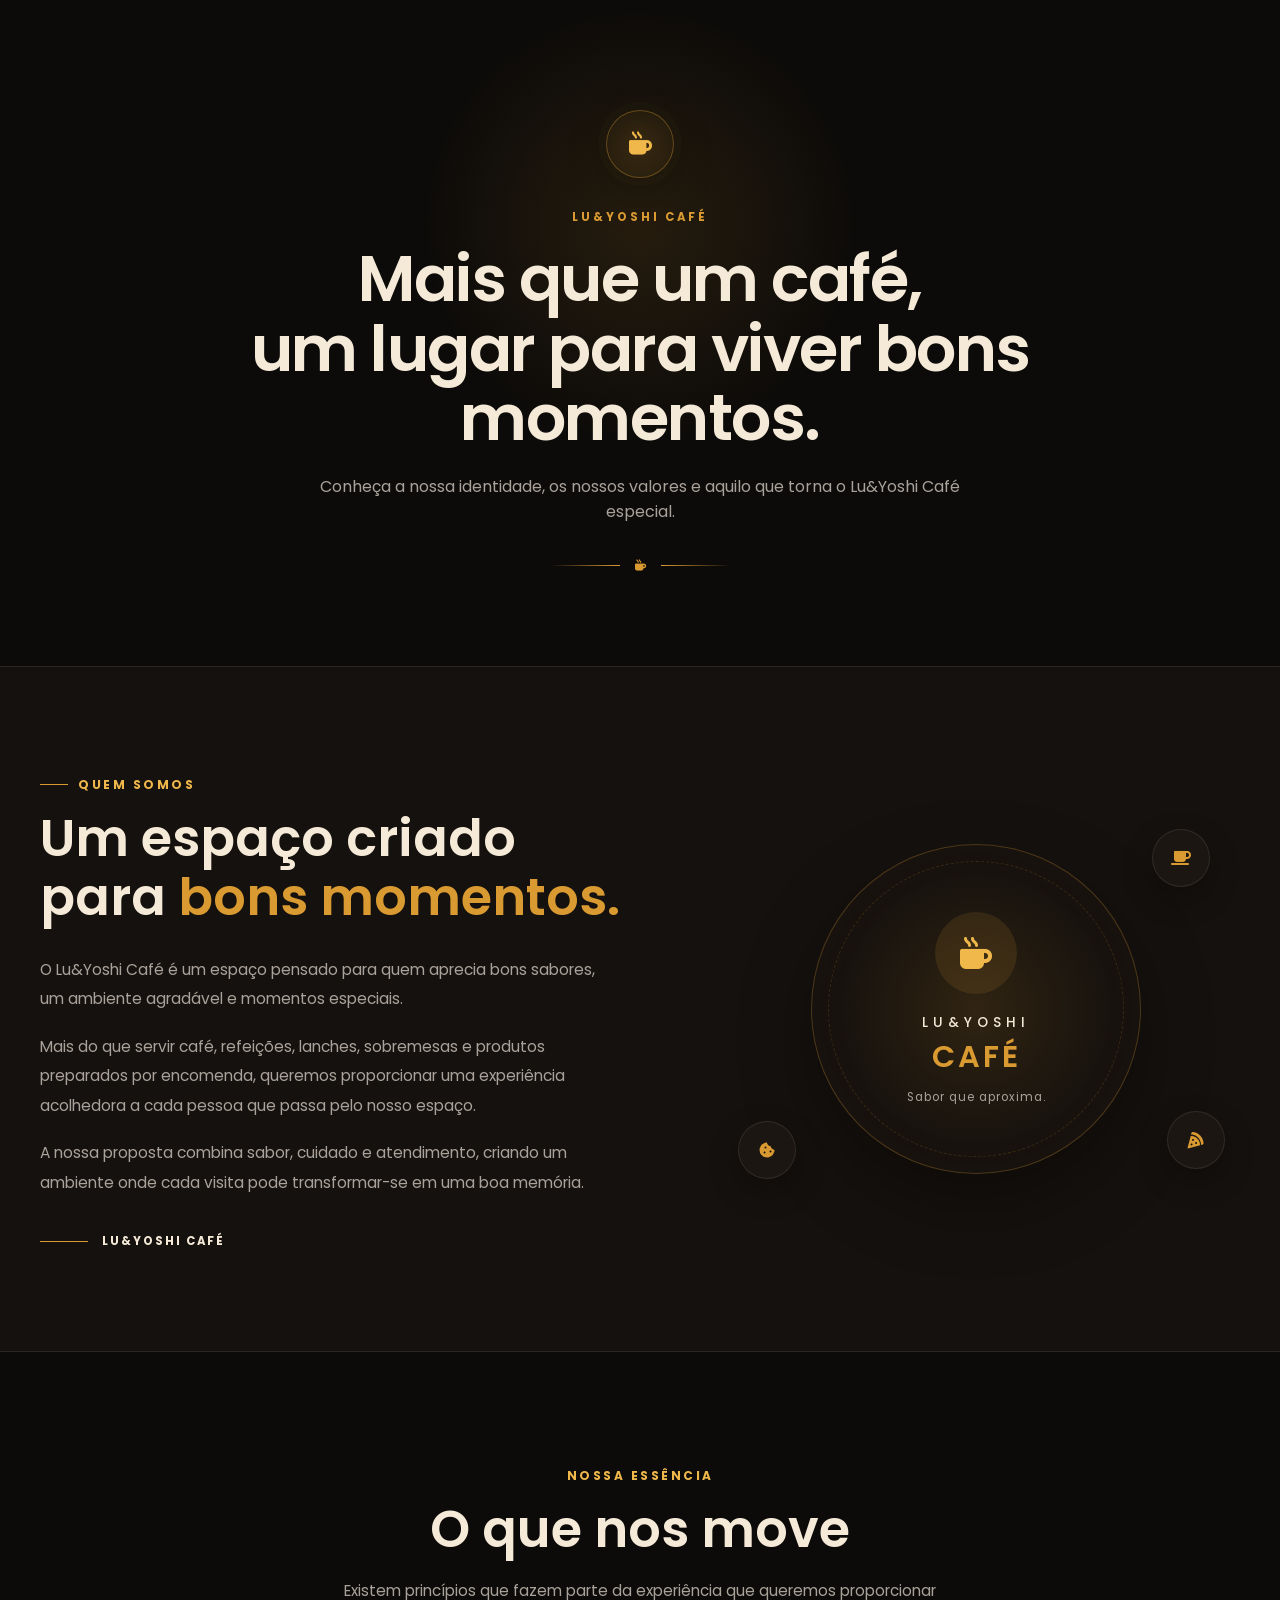
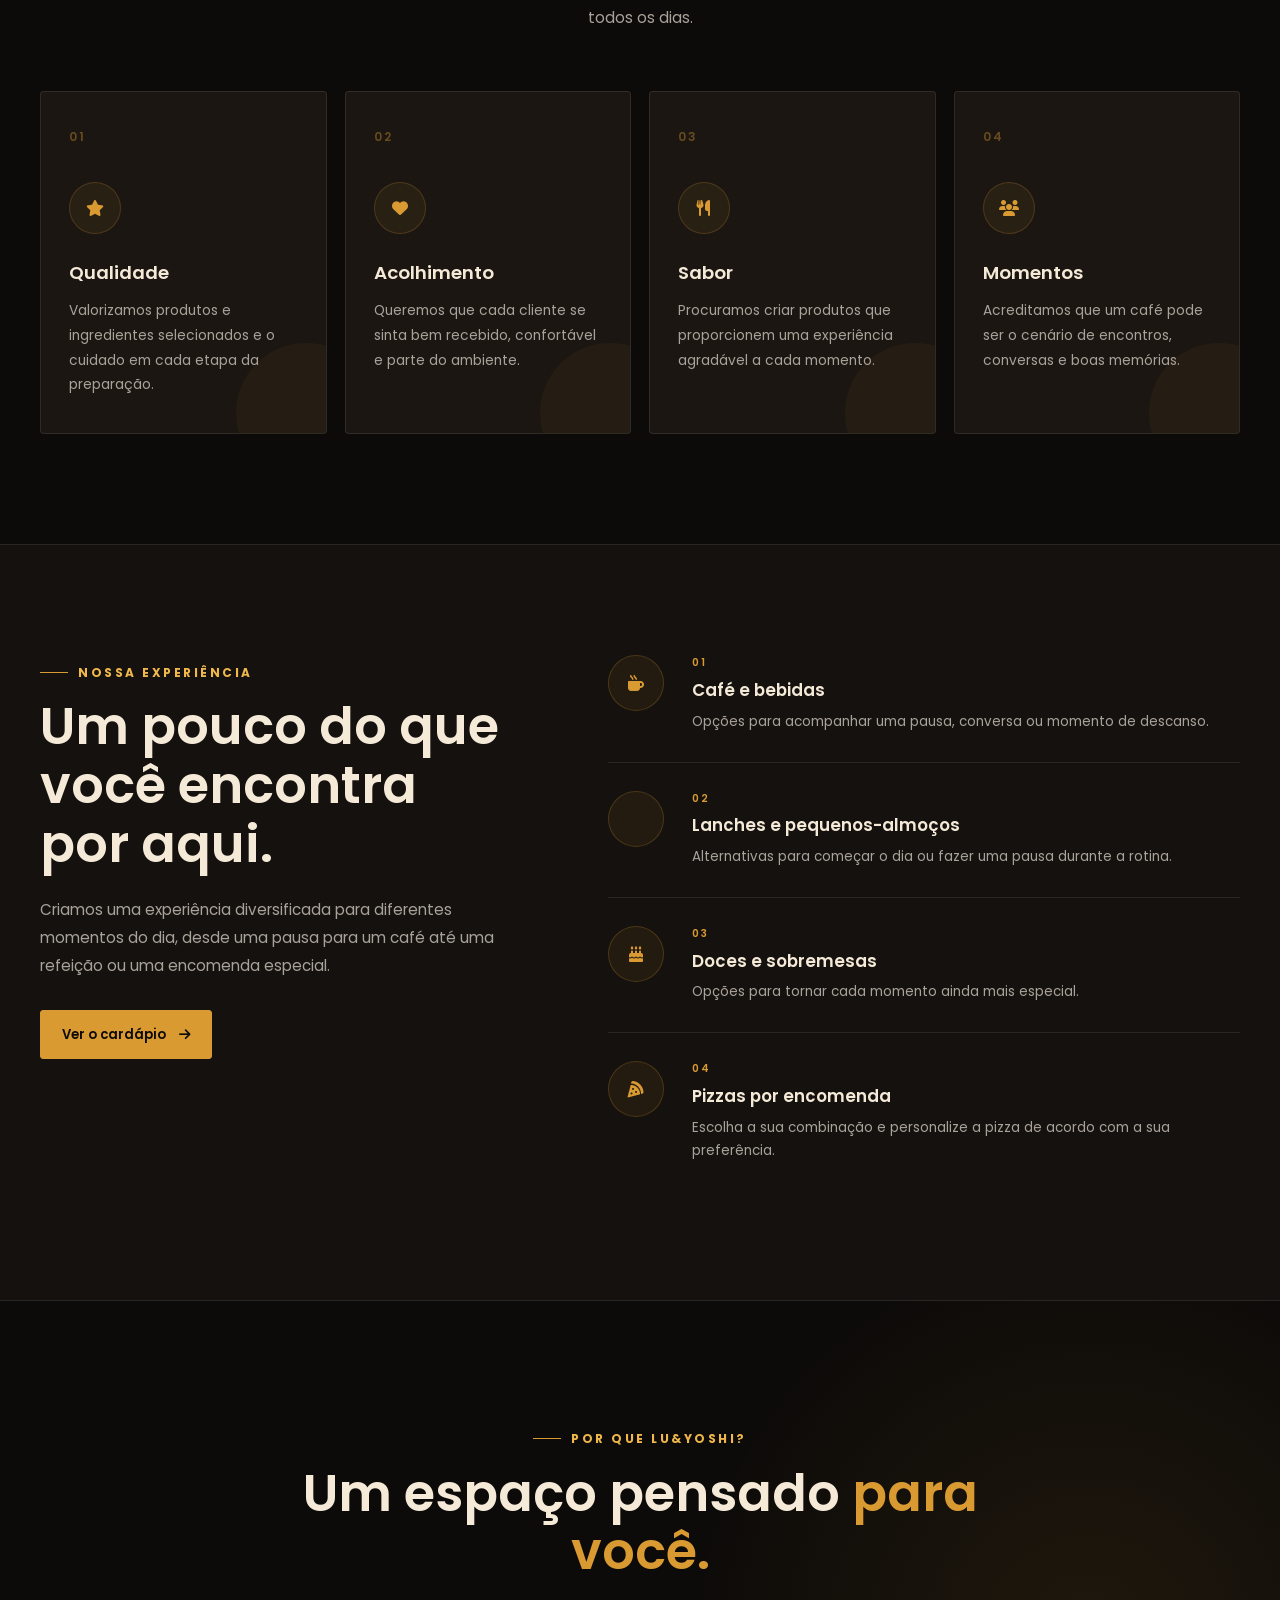
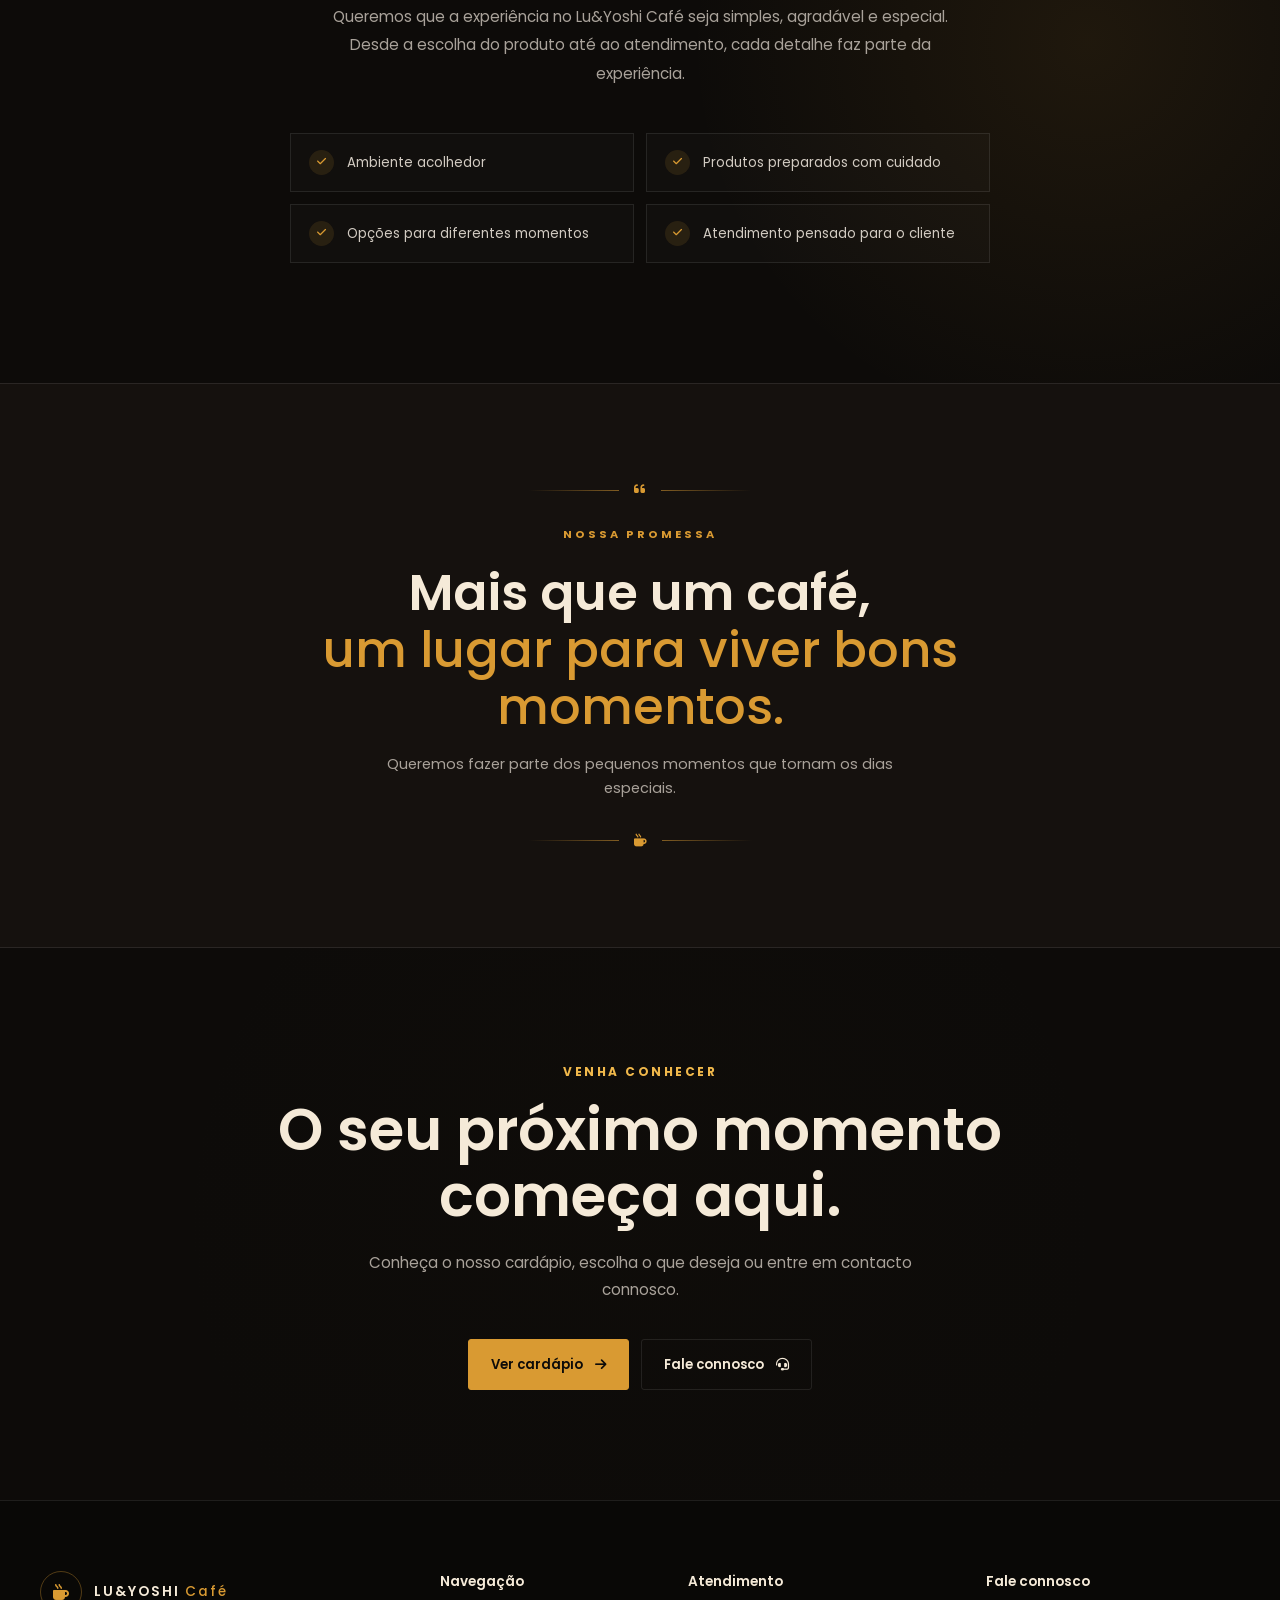
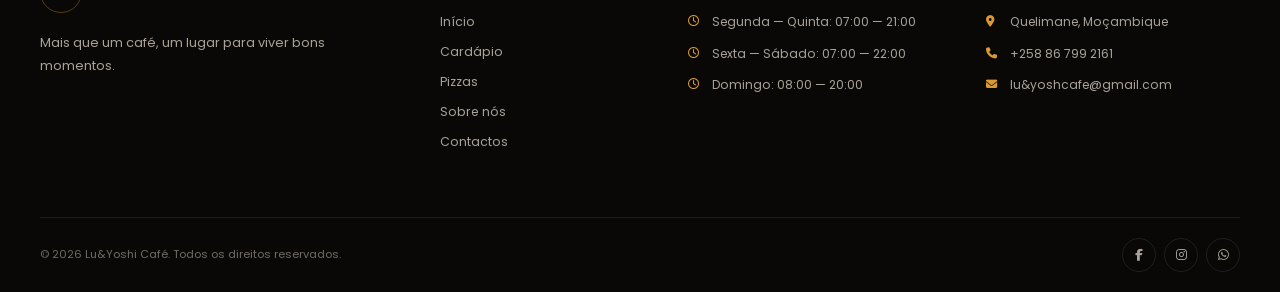
<file: sobreNos.html>
<!DOCTYPE html>
<html lang="pt-MZ">

<head>

    <meta charset="UTF-8">

    <meta name="viewport" content="width=device-width, initial-scale=1.0">

    <title>Sobre Nós | Lu&Yoshi Café</title>

    <!-- Google Fonts -->
    <link rel="preconnect" href="https://fonts.googleapis.com">
    <link rel="preconnect" href="https://fonts.gstatic.com" crossorigin>

    <link href="https://fonts.googleapis.com/css2?family=Poppins:wght@300;400;500;600;700&display=swap"
        rel="stylesheet">

    <!-- Font Awesome -->
    <link rel="stylesheet" href="https://cdnjs.cloudflare.com/ajax/libs/font-awesome/6.7.2/css/all.min.css">

    <!-- CSS -->
    <link rel="stylesheet" href="CSS/sobre.css">

</head>


<body>

    <main class="pagina-sobre">


        <!-- =====================================================
         CABEÇALHO
    ====================================================== -->

        <section class="cabecalho-sobre">

            <div class="icone-sobre-titulo">
                <i class="fa-solid fa-mug-hot"></i>
            </div>

            <span class="etiqueta-pagina">
                LU&YOSHI CAFÉ
            </span>

            <h1>
                Mais que um café,<br>
                um lugar para viver bons momentos.
            </h1>

            <p>
                Conheça a nossa identidade, os nossos valores
                e aquilo que torna o Lu&Yoshi Café especial.
            </p>

            <div class="linha-decorativa">

                <span></span>

                <i class="fa-solid fa-mug-hot"></i>

                <span></span>

            </div>

        </section>


        <!-- =====================================================
         INTRODUÇÃO / QUEM SOMOS
    ====================================================== -->

        <section class="quem-somos">

            <div class="quem-somos-grid">


                <!-- TEXTO -->

                <div class="quem-somos-texto">

                    <span class="pequeno-titulo">
                        QUEM SOMOS
                    </span>

                    <h2>
                        Um espaço criado para
                        <span>bons momentos.</span>
                    </h2>

                    <p>
                        O Lu&Yoshi Café é um espaço pensado para quem
                        aprecia bons sabores, um ambiente agradável e
                        momentos especiais.
                    </p>

                    <p>
                        Mais do que servir café, refeições, lanches,
                        sobremesas e produtos preparados por encomenda,
                        queremos proporcionar uma experiência acolhedora
                        a cada pessoa que passa pelo nosso espaço.
                    </p>

                    <p>
                        A nossa proposta combina sabor, cuidado e
                        atendimento, criando um ambiente onde cada visita
                        pode transformar-se em uma boa memória.
                    </p>


                    <div class="assinatura-marca">

                        <span class="linha-assinatura"></span>

                        <strong>
                            LU&YOSHI CAFÉ
                        </strong>

                    </div>

                </div>


                <!-- ÁREA VISUAL -->

                <div class="quem-somos-visual">

                    <div class="visual-principal">

                        <div class="visual-icone-grande">

                            <i class="fa-solid fa-mug-hot"></i>

                        </div>

                        <span>
                            LU&YOSHI
                        </span>

                        <strong>
                            CAFÉ
                        </strong>

                        <p>
                            Sabor que aproxima.
                        </p>

                    </div>


                    <div class="visual-detalhe visual-detalhe-1">
                        <i class="fa-solid fa-coffee"></i>
                    </div>

                    <div class="visual-detalhe visual-detalhe-2">
                        <i class="fa-solid fa-cookie-bite"></i>
                    </div>

                    <div class="visual-detalhe visual-detalhe-3">
                        <i class="fa-solid fa-pizza-slice"></i>
                    </div>

                </div>

            </div>

        </section>


        <!-- =====================================================
         NOSSA ESSÊNCIA
    ====================================================== -->

        <section class="essencia">

            <div class="titulo-secao-sobre">

                <span class="pequeno-titulo">
                    NOSSA ESSÊNCIA
                </span>

                <h2>
                    O que nos move
                </h2>

                <p>
                    Existem princípios que fazem parte da experiência
                    que queremos proporcionar todos os dias.
                </p>

            </div>


            <div class="valores-grid">


                <!-- QUALIDADE -->

                <article class="valor-card">

                    <div class="valor-numero">
                        01
                    </div>

                    <div class="valor-icone">
                        <i class="fa-solid fa-star"></i>
                    </div>

                    <h3>
                        Qualidade
                    </h3>

                    <p>
                        Valorizamos produtos e ingredientes selecionados
                        e o cuidado em cada etapa da preparação.
                    </p>

                </article>


                <!-- ACOLHIMENTO -->

                <article class="valor-card">

                    <div class="valor-numero">
                        02
                    </div>

                    <div class="valor-icone">
                        <i class="fa-solid fa-heart"></i>
                    </div>

                    <h3>
                        Acolhimento
                    </h3>

                    <p>
                        Queremos que cada cliente se sinta bem recebido,
                        confortável e parte do ambiente.
                    </p>

                </article>


                <!-- SABOR -->

                <article class="valor-card">

                    <div class="valor-numero">
                        03
                    </div>

                    <div class="valor-icone">
                        <i class="fa-solid fa-utensils"></i>
                    </div>

                    <h3>
                        Sabor
                    </h3>

                    <p>
                        Procuramos criar produtos que proporcionem
                        uma experiência agradável a cada momento.
                    </p>

                </article>


                <!-- MOMENTOS -->

                <article class="valor-card">

                    <div class="valor-numero">
                        04
                    </div>

                    <div class="valor-icone">
                        <i class="fa-solid fa-users"></i>
                    </div>

                    <h3>
                        Momentos
                    </h3>

                    <p>
                        Acreditamos que um café pode ser o cenário
                        de encontros, conversas e boas memórias.
                    </p>

                </article>

            </div>

        </section>


        <!-- =====================================================
         NOSSA EXPERIÊNCIA
    ====================================================== -->

        <section class="experiencia">

            <div class="experiencia-grid">


                <!-- TEXTO -->

                <div class="experiencia-texto">

                    <span class="pequeno-titulo">
                        NOSSA EXPERIÊNCIA
                    </span>

                    <h2>
                        Um pouco do que
                        você encontra por aqui.
                    </h2>

                    <p>
                        Criamos uma experiência diversificada para
                        diferentes momentos do dia, desde uma pausa
                        para um café até uma refeição ou uma encomenda
                        especial.
                    </p>


                    <a href="cardapio.html" class="botao-sobre-principal">

                        <span>
                            Ver o cardápio
                        </span>

                        <i class="fa-solid fa-arrow-right"></i>

                    </a>

                </div>


                <!-- EXPERIÊNCIAS -->

                <div class="experiencias-lista">


                    <div class="experiencia-item">

                        <div class="experiencia-icone">

                            <i class="fa-solid fa-mug-hot"></i>

                        </div>

                        <div>

                            <span>
                                01
                            </span>

                            <h3>
                                Café e bebidas
                            </h3>

                            <p>
                                Opções para acompanhar uma pausa,
                                conversa ou momento de descanso.
                            </p>

                        </div>

                    </div>


                    <div class="experiencia-item">

                        <div class="experiencia-icone">

                            <i class="fa-solid fa-croissant"></i>

                        </div>

                        <div>

                            <span>
                                02
                            </span>

                            <h3>
                                Lanches e pequenos-almoços
                            </h3>

                            <p>
                                Alternativas para começar o dia
                                ou fazer uma pausa durante a rotina.
                            </p>

                        </div>

                    </div>


                    <div class="experiencia-item">

                        <div class="experiencia-icone">

                            <i class="fa-solid fa-cake-candles"></i>

                        </div>

                        <div>

                            <span>
                                03
                            </span>

                            <h3>
                                Doces e sobremesas
                            </h3>

                            <p>
                                Opções para tornar cada momento
                                ainda mais especial.
                            </p>

                        </div>

                    </div>


                    <div class="experiencia-item">

                        <div class="experiencia-icone">

                            <i class="fa-solid fa-pizza-slice"></i>

                        </div>

                        <div>

                            <span>
                                04
                            </span>

                            <h3>
                                Pizzas por encomenda
                            </h3>

                            <p>
                                Escolha a sua combinação e personalize
                                a pizza de acordo com a sua preferência.
                            </p>

                        </div>

                    </div>

                </div>

            </div>

        </section>


        <!-- =====================================================
         DIFERENCIAL
    ====================================================== -->

        <section class="diferencial">

            <div class="diferencial-conteudo">

                <span class="pequeno-titulo">
                    POR QUE LU&YOSHI?
                </span>

                <h2>
                    Um espaço pensado
                    <span>para você.</span>
                </h2>

                <p>
                    Queremos que a experiência no Lu&Yoshi Café
                    seja simples, agradável e especial. Desde a escolha
                    do produto até ao atendimento, cada detalhe faz
                    parte da experiência.
                </p>


                <div class="diferenciais-lista">

                    <div class="diferencial-item">

                        <i class="fa-solid fa-check"></i>

                        <span>
                            Ambiente acolhedor
                        </span>

                    </div>


                    <div class="diferencial-item">

                        <i class="fa-solid fa-check"></i>

                        <span>
                            Produtos preparados com cuidado
                        </span>

                    </div>


                    <div class="diferencial-item">

                        <i class="fa-solid fa-check"></i>

                        <span>
                            Opções para diferentes momentos
                        </span>

                    </div>


                    <div class="diferencial-item">

                        <i class="fa-solid fa-check"></i>

                        <span>
                            Atendimento pensado para o cliente
                        </span>

                    </div>

                </div>

            </div>

        </section>


        <!-- =====================================================
         NOSSA PROMESSA
    ====================================================== -->

        <section class="promessa">

            <div class="promessa-linha">

                <span></span>

                <i class="fa-solid fa-quote-left"></i>

                <span></span>

            </div>


            <span class="promessa-etiqueta">
                NOSSA PROMESSA
            </span>

            <h2>
                Mais que um café,
                <strong>um lugar para viver bons momentos.</strong>
            </h2>

            <p>
                Queremos fazer parte dos pequenos momentos que
                tornam os dias especiais.
            </p>

            <div class="promessa-linha">

                <span></span>

                <i class="fa-solid fa-mug-hot"></i>

                <span></span>

            </div>

        </section>


        <!-- =====================================================
         CHAMADA PARA AÇÃO
    ====================================================== -->

        <section class="cta-sobre">

            <div class="cta-sobre-conteudo">

                <span class="pequeno-titulo">
                    VENHA CONHECER
                </span>

                <h2>
                    O seu próximo momento
                    começa aqui.
                </h2>

                <p>
                    Conheça o nosso cardápio, escolha o que deseja
                    ou entre em contacto connosco.
                </p>


                <div class="cta-botoes">

                    <a href="cardapio.html" class="botao-cta botao-cta-principal">

                        <span>
                            Ver cardápio
                        </span>

                        <i class="fa-solid fa-arrow-right"></i>

                    </a>


                    <a href="contactos.html" class="botao-cta botao-cta-secundario">

                        <span>
                            Fale connosco
                        </span>

                        <i class="fa-solid fa-headset"></i>

                    </a>

                </div>

            </div>

        </section>


        <!-- =====================================================
         FOOTER
    ====================================================== -->

        <footer class="rodape" id="rodape">

            <div class="rodape-principal">


                <!-- MARCA -->

                <div class="rodape-marca">

                    <a href="index.html" class="logo">

                        <span class="logo-icone">

                            <i class="fa-solid fa-mug-hot"></i>

                        </span>

                        <span class="logo-texto">

                            LU&YOSHI
                            <strong>Café</strong>

                        </span>

                    </a>

                    <p>
                        Mais que um café, um lugar para viver bons momentos.
                    </p>

                </div>


                <!-- NAVEGAÇÃO -->

                <div class="rodape-coluna">

                    <h3>
                        Navegação
                    </h3>

                    <a href="index.html">
                        Início
                    </a>

                    <a href="cardapio.html">
                        Cardápio
                    </a>

                    <a href="pizzas.html">
                        Pizzas
                    </a>

                    <a href="sobre.html">
                        Sobre nós
                    </a>

                    <a href="contactos.html">
                        Contactos
                    </a>

                </div>


                <!-- ATENDIMENTO -->

                <div class="rodape-coluna">

                    <h3>
                        Atendimento
                    </h3>

                    <p>

                        <i class="fa-regular fa-clock"></i>

                        Segunda — Quinta:
                        07:00 — 21:00

                    </p>

                    <p>

                        <i class="fa-regular fa-clock"></i>

                        Sexta — Sábado:
                        07:00 — 22:00

                    </p>

                    <p>

                        <i class="fa-regular fa-clock"></i>

                        Domingo:
                        08:00 — 20:00

                    </p>

                </div>


                <!-- CONTACTOS -->

                <div class="rodape-coluna">

                    <h3>
                        Fale connosco
                    </h3>

                    <p>

                        <i class="fa-solid fa-location-dot"></i>

                        Quelimane, Moçambique

                    </p>

                    <p>

                        <i class="fa-solid fa-phone"></i>

                        +258 86 799 2161

                    </p>

                    <p>

                        <i class="fa-solid fa-envelope"></i>

                        lu&yoshcafe@gmail.com

                    </p>

                </div>

            </div>


            <!-- FOOTER FINAL -->

            <div class="rodape-final">

                <p>
                    © 2026 Lu&Yoshi Café.
                    Todos os direitos reservados.
                </p>


                <div class="redes-sociais">

                    <a href="#" aria-label="Facebook">

                        <i class="fa-brands fa-facebook-f"></i>

                    </a>


                    <a href="#" aria-label="Instagram">

                        <i class="fa-brands fa-instagram"></i>

                    </a>


                    <a href="https://wa.me/258867992161" target="_blank" rel="noopener noreferrer"
                        aria-label="WhatsApp">

                        <i class="fa-brands fa-whatsapp"></i>

                    </a>

                </div>

            </div>

        </footer>


    </main>

</body>

</html>
</file>
<file: CSS/style.css>
/* =========================================================
   LU&YOSHI CAFÉ
   STYLE.CSS
   ========================================================= */


/* =========================================================
   RESET
   ========================================================= */

* {
    margin: 0;
    padding: 0;
    box-sizing: border-box;
}

html {
    scroll-behavior: smooth;
}

body {
    font-family: "Poppins", Arial, sans-serif;
    background: #0d0b09;
    color: #ffffff;
    line-height: 1.6;
}

a {
    text-decoration: none;
    color: inherit;
}

button {
    font-family: inherit;
}

img {
    display: block;
    width: 100%;
}


/* =========================================================
   VARIÁVEIS
   ========================================================= */

:root {
    --fundo: #0d0b09;
    --fundo-secundario: #15110e;
    --fundo-card: #1b1612;

    --dourado: #d99a32;
    --dourado-claro: #f0b84b;

    --marrom: #6f431d;

    --creme: #f5ead8;
    --branco: #ffffff;

    --cinza: #a9a29a;
    --cinza-claro: #d2cbc2;

    --borda: rgba(225, 225, 225, 0.09);

    --sombra: 0 20px 50px rgba(0, 0, 0, 0.35);

    --transicao: 0.3s ease;
}


/* =========================================================
   CABEÇALHO
   ========================================================= */

.cabecalho {
    width: 100%;
    height: 76px;

    padding: 0 6%;

    display: flex;
    align-items: center;
    justify-content: space-between;

    position: fixed;
    top: 0;
    left: 0;

    z-index: 1000;

    background-color: rgba(13, 11, 9, 0.88);

    backdrop-filter: blur(15px);

    border-bottom: 1px solid var(--borda);
}


/* LOGO */

.logo {
    display: flex;
    align-items: center;

    gap: 10px;

    font-family: Georgia, serif;
    font-size: 25px;
    font-weight: 500;

    white-space: nowrap;
}

.logo-icone {
    width: 35px;
    height: 35px;

    display: flex;
    align-items: center;
    justify-content: center;
}

.logo-icone i {
    color: var(--dourado);
    font-size: 25px;
}

.logo-texto strong {
    color: var(--dourado);
    font-weight: 600;
}


/* MENU */

.menu-principal {
    display: flex;
    align-items: center;

    gap: 32px;
}

.menu-principal a {
    position: relative;

    color: #d8d1c8;

    font-size: 14px;

    transition: var(--transicao);
}

.menu-principal a:hover,
.menu-principal a.ativo {
    color: var(--dourado-claro);
}

.menu-principal a::after {
    content: "";

    position: absolute;

    width: 0;
    height: 2px;

    left: 50%;
    bottom: -8px;

    background-color: var(--dourado);

    transform: translateX(-50%);

    transition: var(--transicao);
}

.menu-principal a:hover::after,
.menu-principal a.ativo::after {
    width: 18px;
}


/* =========================================================
   AÇÕES DO CABEÇALHO
   ========================================================= */

.acoes {
    display: flex;
    align-items: center;

    gap: 18px;
}

.botao-icone,
.botao-carrinho {
    width: 40px;
    height: 40px;

    display: flex;
    align-items: center;
    justify-content: center;

    position: relative;

    border: none;
    background-color: transparent;

    color: #e8dfd5;

    cursor: pointer;

    transition: var(--transicao);
}

.botao-icone:hover,
.botao-carrinho:hover {
    color: var(--dourado-claro);

    transform: translateY(-2px);
}

.botao-icone i,
.botao-carrinho i {
    font-size: 17px;
}


/* CONTADOR */

.contador-carrinho {
    position: absolute;

    top: 0;
    right: 0;

    min-width: 17px;
    height: 17px;

    display: flex;
    align-items: center;
    justify-content: center;

    background: var(--dourado);

    color: #18110c;

    border-radius: 50%;

    font-size: 9px;
    font-weight: 700;
}


/* BOTÕES */

.botao-encomenda,
.botao-principal {
    display: inline-flex;
    align-items: center;
    justify-content: center;

    gap: 8px;

    padding: 12px 18px;

    background: var(--dourado);

    color: #1b1209;

    border-radius: 7px;

    font-size: 13px;
    font-weight: 600;

    transition: var(--transicao);
}

.botao-encomenda:hover,
.botao-principal:hover {
    background: var(--dourado-claro);

    transform: translateY(-2px);

    box-shadow: 0 8px 25px rgba(217, 154, 50, 0.2);
}


/* =========================================================
   HERO
   ========================================================= */

.hero {
    min-height: 100vh;

    padding: 150px 7% 90px;

    display: flex;
    align-items: center;
    justify-content: space-between;

    gap: 60px;

    position: relative;

    overflow: hidden;
    background-image: url("../IMG/Fundo-do-site.jpeg");

    background-size: cover;

    background-position: center;
}


/* EFEITO DE LUZ */

.hero::before {
    content: "";

    width: 450px;
    height: 450px;

    position: absolute;

    top: -200px;
    left: -180px;

    background: rgba(227, 154, 50, 0.07);

    border-radius: 50%;

    filter: blur(30px);

    pointer-events: none;
}


/* CONTEÚDO */

.hero-conteudo {
    width: 100%;
    max-width: 620px;

    position: relative;

    z-index: 2;
}


/* ETIQUETA */

.hero-etiqueta {
    display: inline-flex;
    align-items: center;

    gap: 8px;

    margin-bottom: 22px;

    color: var(--dourado-claro);

    font-size: 11px;
    font-weight: 600;

    letter-spacing: 2px;
}

.hero-etiqueta i {
    font-size: 14px;
}


/* TÍTULO */

.hero h1 {
    margin-bottom: 25px;

    font-family: Georgia, serif;

    font-size: clamp(45px, 5vw, 72px);

    line-height: 1.05;

    font-weight: 500;
}

.hero h1 span {
    display: block;

    color: var(--dourado-claro);

    font-style: italic;
}


/* TEXTO */

.hero p {
    max-width: 530px;

    margin-bottom: 34px;

    color: #c5beb6;

    font-size: 16px;

    line-height: 1.8;
}


/* BOTÕES */

.hero-botoes {
    display: flex;
    align-items: center;

    gap: 14px;
}

.botao-secundario {
    display: inline-flex;
    align-items: center;
    justify-content: center;

    gap: 9px;

    padding: 11px 20px;

    border: 1px solid rgba(225, 225, 225, 0.35);

    border-radius: 7px;

    color: #fff;

    font-size: 13px;

    transition: var(--transicao);
}

.botao-secundario:hover {
    background: rgba(225, 225, 225, 0.08);

    border-color: var(--dourado);

    color: var(--dourado-claro);

    transform: translateY(-2px);
}


/* =========================================================
   CARTÃO DO HERO
   ========================================================= */

.hero-destaque {
    width: 350px;

    position: relative;

    z-index: 2;
}

.hero-cartao {
    padding: 28px;

    background: rgba(23, 18, 14, 0.72);

    border: 1px solid rgba(217, 154, 50, 0.25);

    border-radius: 16px;

    backdrop-filter: blur(12px);

    box-shadow: var(--sombra);
}

.hero-cartao-etiqueta {
    color: var(--dourado-claro);

    font-size: 10px;
    font-weight: 600;

    letter-spacing: 1.5px;
}

.hero-cartao h2 {
    margin: 8px 0 15px;

    font-family: Georgia, serif;

    font-size: 27px;
}

.hero-cartao p {
    margin: 8px 0 15px;

    color: var(--cinza);

    font-size: 13px;
}

.hero-cartao strong {
    color: var(--dourado-claro);

    font-size: 20px;
}


/* =========================================================
   TÍTULOS DAS SEÇÕES
   ========================================================= */

.titulo-secao {
    display: flex;
    align-items: flex-end;
    justify-content: space-between;

    gap: 30px;

    margin-bottom: 30px;
}

.subtitulo {
    display: block;

    margin-bottom: 7px;

    color: var(--dourado);

    font-size: 10px;
    font-weight: 700;

    letter-spacing: 2px;
}

.titulo-secao h2 {
    font-family: Georgia, serif;

    font-size: 34px;

    font-weight: 500;

    line-height: 1.2;
}

.link-ver-tudo {
    color: var(--cinza-claro);

    font-size: 13px;

    transition: var(--transicao);
}

.link-ver-tudo:hover {
    color: var(--dourado-claro);
}


/* =========================================================
   CATEGORIAS
   ========================================================= */

.categorias {
    padding: 85px 7%;

    background: var(--fundo);
}

.lista-categorias {
    display: grid;

    grid-template-columns: repeat(6, 1fr);

    gap: 14px;
}

.categorias-card {
    min-height: 170px;

    padding: 22px 15px;

    display: flex;
    flex-direction: column;

    align-items: center;
    justify-content: center;

    text-align: center;

    background: var(--fundo-card);

    border: 1px solid var(--borda);

    border-radius: 13px;

    transition: var(--transicao);
}

.categorias-card:hover {
    transform: translateY(-6px);

    border-color: rgba(217, 154, 50, 0.25);

    background: #211a14;

    box-shadow: 0 12px 30px rgba(217, 154, 50, 0.15);
}


/* IMAGEM DA CATEGORIA */

.categoria-imagem {
    width: 58px;
    height: 58px;

    margin-bottom: 15px;

    display: flex;
    align-items: center;
    justify-content: center;

    overflow: hidden;

    border-radius: 50%;

    background: rgba(217, 154, 50, 0.1);

    color: var(--dourado);

    transition: var(--transicao);
}

.categoria-imagem img {
    width: 100%;
    height: 100%;

    object-fit: cover;
}

.categorias-card:hover .categoria-imagem {
    background: var(--dourado);

    color: #1b1209;

    transform: scale(1.08);
}

.categoria-imagem i {
    font-size: 22px;
}

.categorias-card h3 {
    margin-bottom: 5px;

    font-size: 14px;
    font-weight: 600;
}

.categorias-card p {
    color: #89827a;

    font-size: 10px;

    line-height: 1.4;
}


/* =========================================================
   DESTAQUES
   ========================================================= */

.destaque {
    padding: 85px 7%;

    background: #120f0c;
}

.lista-destaques {
    display: grid;

    grid-template-columns: repeat(4, 1fr);

    gap: 20px;
}

.produto-card {
    overflow: hidden;

    background: var(--fundo-card);

    border: 1px solid var(--borda);

    border-radius: 14px;

    transition: var(--transicao);
}

.produto-card:hover {
    transform: translateY(-6px);

    border-color: rgba(217, 154, 50, 0.4);

    box-shadow: var(--sombra);
}


/* IMAGEM */

.produto-imagem {
    width: 100%;
    height: 230px;

    overflow: hidden;
}

.produto-imagem img {
    width: 100%;
    height: 100%;

    object-fit: cover;

    transition: 0.5s ease;
}

.produto-card:hover .produto-imagem img {
    transform: scale(1.06);
}


/* CONTEÚDO */

.produto-conteudo {
    padding: 20px;
}

.produto-categorias {
    color: var(--dourado);

    font-size: 9px;
    font-weight: 600;

    text-transform: uppercase;

    letter-spacing: 1px;
}

.produto-conteudo h3 {
    margin: 7px 0;

    font-family: Georgia, serif;

    font-size: 21px;

    line-height: 1.3;
}

.produto-conteudo p {
    color: var(--cinza);

    font-size: 12px;

    line-height: 1.6;
}


/* FINAL DO PRODUTO */

.produto-final {
    margin-top: 17px;

    padding-top: 15px;

    display: flex;
    align-items: center;
    justify-content: space-between;

    border-top: 1px solid var(--borda);
}

.produto-final strong {
    color: var(--dourado);

    font-size: 16px;
}


/* BOTÃO ADICIONAR */

.botao-adicionar {
    width: 35px;
    height: 35px;

    display: flex;
    align-items: center;
    justify-content: center;

    border: none;

    border-radius: 8px;

    background: var(--dourado);

    color: #1b1209;

    font-size: 20px;

    cursor: pointer;

    transition: var(--transicao);
}

.botao-adicionar:hover {
    background: var(--dourado-claro);

    transform: scale(1.08);
}


/* =========================================================
   PIZZAS
   ========================================================= */

.secao-pizzas {
    min-height: 500px;

    padding: 80px 7%;

    display: flex;
    align-items: center;

    gap: 70px;

    background:
        linear-gradient(90deg,
            #17110d 0%,
            #17110d 48%,
            rgba(23, 17, 13, 0.65) 100%);
}

.pizza-conteudo {
    flex: 1;

    max-width: 600px;
}

.pizza-conteudo h2 {
    margin-bottom: 20px;

    font-family: Georgia, serif;

    font-size: 46px;

    line-height: 1.1;

    font-weight: 500;
}

.pizza-conteudo h2 span {
    color: var(--dourado-claro);

    font-style: italic;
}

.pizza-conteudo>p {
    max-width: 550px;

    margin-bottom: 30px;

    color: var(--cinza);

    font-size: 14px;

    line-height: 1.8;
}


/* INFORMAÇÕES */

.pizzas-informacoes {
    display: flex;

    gap: 35px;

    margin-bottom: 35px;
}

.pizzas-informacoes div {
    display: flex;
    flex-direction: column;

    gap: 4px;
}

.pizzas-informacoes strong {
    color: var(--dourado);

    font-family: Georgia, serif;

    font-size: 21px;
}

.pizzas-informacoes span {
    color: var(--cinza-claro);

    font-size: 11px;
}


/* IMAGEM */

.pizza-imagem {
    flex: 1;

    max-width: 550px;

    overflow: hidden;

    border-radius: 20px;

    border: 1px solid rgba(217, 154, 50, 0.2);

    box-shadow: var(--sombra);
}

.pizza-imagem img {
    height: 390px;

    object-fit: cover;

    transition: 0.5s ease;
}

.pizza-imagem img:hover {
    transform: scale(1.04);
}


/* =========================================================
   DIFERENCIAIS
   ========================================================= */

.diferenciais {
    padding: 60px 7%;

    display: grid;

    grid-template-columns: repeat(4, 1fr);

    gap: 20px;

    background: #0f0c0a;

    border-top: 1px solid var(--borda);

    border-bottom: 1px solid var(--borda);
}

.diferencial {
    padding: 20px;

    text-align: center;
}

.diferencial>span {
    width: 50px;
    height: 50px;

    margin: 0 auto 15px;

    display: flex;
    align-items: center;
    justify-content: center;

    border-radius: 50%;

    background: rgba(225, 225, 225, 0.09);

    color: var(--dourado);
}

.diferencial>span i {
    font-size: 19px;
}

.diferencial h3 {
    margin-bottom: 7px;

    font-size: 15px;
}

.diferencial p {
    color: #89827a;

    font-size: 11px;
}


/* =========================================================
   RODAPÉ
   ========================================================= */

.rodape {
    background: #090807;
}

.rodape-principal {
    padding: 65px 7% 50px;

    display: grid;

    grid-template-columns: 2fr 1fr 1fr 1.5fr;

    gap: 50px;

    border-bottom: 1px solid var(--borda);
}

.rodape-marca .logo {
    margin-bottom: 15px;
}

.rodape-marca>p {
    max-width: 280px;

    color: #817a73;

    font-size: 12px;

    line-height: 1.7;
}

.rodape-coluna {
    display: flex;
    flex-direction: column;

    gap: 10px;
}

.rodape-coluna h3 {
    margin-bottom: 8px;

    color: #fff;

    font-size: 14px;
}

.rodape-coluna a,
.rodape-coluna p {
    color: #817a73;

    font-size: 11px;

    transition: var(--transicao);
}

.rodape-coluna a:hover {
    color: var(--dourado);
}

.rodape-coluna p {
    display: flex;
    align-items: center;

    gap: 8px;
}

.rodape-coluna p i {
    color: var(--dourado);
}


/* RODAPÉ INFERIOR */

.rodape-final {
    padding: 20px 7%;

    display: flex;
    align-items: center;
    justify-content: space-between;

    gap: 20px;
}

.rodape-final p {
    color: #625d57;

    font-size: 10px;
}


/* REDES SOCIAIS */

.redes-sociais {
    display: flex;
    align-items: center;

    gap: 12px;
}

.redes-sociais a {
    width: 38px;
    height: 38px;

    display: flex;
    align-items: center;
    justify-content: center;

    border: 1px solid rgba(225, 225, 225, 0.12);

    border-radius: 50%;

    color: #a9a29a;

    font-size: 15px;

    transition: 0.3s ease;
}

.redes-sociais a:hover {
    color: white;

    background: #d99a32;

    border-color: #d99a32;

    transform: translateY(-3px);
}


/* =========================================================
   RESPONSIVIDADE
   ========================================================= */

@media (max-width: 1100px) {

    .cabecalho {
        padding: 0 4%;
    }

    .menu-principal {
        gap: 20px;
    }

    .acoes {
        gap: 10px;
    }

    .hero {
        padding-left: 5%;
        padding-right: 5%;

        gap: 35px;
    }

    .hero-conteudo {
        max-width: 560px;
    }

    .hero-destaque {
        width: 310px;
    }

    .lista-categorias {
        grid-template-columns: repeat(3, 1fr);
    }

    .lista-destaques {
        grid-template-columns: repeat(2, 1fr);
    }

    .secao-pizzas {
        padding-left: 5%;
        padding-right: 5%;
    }

    .diferenciais {
        grid-template-columns: repeat(2, 1fr);
    }

    .rodape-principal {
        grid-template-columns: 1.5fr 1fr 1fr;
    }
}


/* TABLET */

@media (max-width: 820px) {

    .cabecalho {
        height: auto;

        min-height: 70px;

        padding: 14px 5%;

        flex-wrap: wrap;

        gap: 12px;
    }

    .menu-principal {
        order: 3;

        width: 100%;

        justify-content: center;

        flex-wrap: wrap;

        gap: 14px 22px;

        padding-top: 6px;
    }

    .acoes {
        margin-left: auto;
    }

    .botao-encomenda {
        display: none;
    }

    .hero {
        min-height: auto;

        padding-top: 170px;
        padding-bottom: 80px;

        flex-direction: column;

        align-items: stretch;
    }

    .hero-conteudo {
        width: 100%;

        max-width: 700px;
    }

    .hero-destaque {
        width: 100%;

        max-width: 420px;

        margin: 0 auto;
    }

    .secao-pizzas {
        flex-direction: column;

        align-items: stretch;

        gap: 40px;
    }

    .pizza-conteudo {
        max-width: none;
    }

    .pizza-imagem {
        max-width: none;

        width: 100%;
    }

    .rodape-principal {
        grid-template-columns: repeat(2, 1fr);

        gap: 35px;
    }
}


/* CELULAR */

@media (max-width: 600px) {

    .cabecalho {
        padding: 12px 4%;
    }

    .logo {
        font-size: 21px;
    }

    .logo-icone i {
        font-size: 21px;
    }

    .menu-principal {
        gap: 10px 16px;
    }

    .menu-principal a {
        font-size: 12px;
    }

    .acoes {
        gap: 5px;
    }

    .botao-icone,
    .botao-carrinho {
        width: 34px;
        height: 34px;
    }

    .hero {
        padding: 165px 6% 65px;
    }

    .hero-etiqueta {
        font-size: 9px;
    }

    .hero h1 {
        margin-bottom: 20px;

        font-size: clamp(37px, 12vw, 52px);
    }

    .hero p {
        font-size: 14px;

        line-height: 1.7;
    }

    .hero-botoes {
        flex-direction: column;

        align-items: stretch;
    }

    .botao-principal,
    .botao-secundario {
        width: 100%;
    }

    .titulo-secao {
        align-items: flex-start;

        flex-direction: column;

        gap: 12px;
    }

    .titulo-secao h2 {
        font-size: 28px;
    }

    .categorias,
    .destaque {
        padding: 65px 6%;
    }

    .lista-categorias {
        grid-template-columns: repeat(2, 1fr);

        gap: 12px;
    }

    .categorias-card {
        min-height: 155px;

        padding: 18px 10px;
    }

    .categoria-imagem {
        width: 52px;
        height: 52px;
    }

    .lista-destaques {
        grid-template-columns: 1fr;
    }

    .produto-imagem {
        height: 250px;
    }

    .produto-conteudo {
        padding: 18px;
    }

    .secao-pizzas {
        padding: 65px 6%;
    }

    .pizza-conteudo h2 {
        font-size: 36px;
    }

    .pizzas-informacoes {
        gap: 22px;

        flex-wrap: wrap;
    }

    .pizza-imagem img {
        height: 280px;
    }

    .diferenciais {
        padding: 45px 6%;

        grid-template-columns: 1fr;
    }

    .rodape-principal {
        padding: 50px 6% 40px;

        grid-template-columns: 1fr;

        gap: 30px;
    }

    .rodape-final {
        padding: 18px 6%;

        flex-direction: column;

        text-align: center;
    }
}


/* CELULARES PEQUENOS */

@media (max-width: 380px) {

    .menu-principal {
        gap: 8px 12px;
    }

    .menu-principal a {
        font-size: 11px;
    }

    .lista-categorias {
        grid-template-columns: 1fr;
    }

    .hero h1 {
        font-size: 36px;
    }
}
</file>
<file: CSS/contactos.css>
/* =========================================================
   LU&YOSHI CAFÉ
   CONTACTOS.CSS
   ========================================================= */

/* =========================================================
   01. VARIÁVEIS E RESET
   ========================================================= */

:root {
    --fundo: #0d0b09;
    --fundo-secundario: #15110e;
    --fundo-card: #1b1612;

    --dourado: #d99a32;
    --dourado-claro: #f0b84b;

    --marrom: #6f431d;

    --creme: #f5ead8;
    --branco: #ffffff;

    --cinza: #a9a29a;
    --cinza-claro: #d2cbc2;

    --borda: rgba(255, 255, 255, 0.09);

    --sombra: 0 20px 50px rgba(0, 0, 0, 0.35);

    --transicao: 0.3s ease;
}


/* =========================================================
   RESET
   ========================================================= */

* {
    margin: 0;
    padding: 0;
    box-sizing: border-box;
}


html {
    scroll-behavior: smooth;
}


body {
    font-family: "Poppins", sans-serif;
    background: var(--fundo);
    color: var(--creme);
    line-height: 1.6;
    overflow-x: hidden;
}


button,
input,
select,
textarea {
    font: inherit;
}


button,
a {
    -webkit-tap-highlight-color: transparent;
}


a {
    color: inherit;
    text-decoration: none;
}


button {
    border: none;
    cursor: pointer;
}


img {
    max-width: 100%;
    display: block;
}


ul {
    list-style: none;
}


/* =========================================================
   PÁGINA
   ========================================================= */

.pagina-contactos {
    width: 100%;
    min-height: 100vh;
    background:
        radial-gradient(circle at 10% 5%,
            rgba(217, 154, 50, 0.07),
            transparent 28%),
        radial-gradient(circle at 90% 35%,
            rgba(111, 67, 29, 0.06),
            transparent 25%),
        var(--fundo);
}


.pagina-contactos section {
    width: 100%;
}


.pagina-contactos>section {
    max-width: 1280px;
    margin-left: auto;
    margin-right: auto;
}

/* =========================================================
   02. CABEÇALHO
   ========================================================= */

.cabecalho-contactos {
    padding: 90px 30px 70px;
    text-align: center;
    position: relative;
}


.icone-contacto-titulo {
    width: 68px;
    height: 68px;

    margin: 0 auto 22px;

    display: flex;
    align-items: center;
    justify-content: center;

    border: 1px solid rgba(217, 154, 50, 0.35);
    border-radius: 50%;

    background:
        radial-gradient(circle,
            rgba(217, 154, 50, 0.14),
            rgba(217, 154, 50, 0.03));

    color: var(--dourado-claro);

    font-size: 25px;

    box-shadow:
        0 0 0 8px rgba(217, 154, 50, 0.025),
        0 12px 35px rgba(0, 0, 0, 0.25);
}


.etiqueta-pagina {
    display: inline-block;

    margin-bottom: 10px;

    color: var(--dourado-claro);

    font-size: 11px;
    font-weight: 600;

    letter-spacing: 3px;
}


.cabecalho-contactos h1 {
    max-width: 850px;

    margin: 0 auto 16px;

    color: var(--branco);

    font-size: clamp(32px, 5vw, 54px);
    font-weight: 600;

    line-height: 1.15;
}


.cabecalho-contactos p {
    max-width: 690px;

    margin: 0 auto;

    color: var(--cinza);

    font-size: 15px;
    font-weight: 300;
}


.linha-decorativa {
    width: 190px;

    margin: 30px auto 0;

    display: flex;
    align-items: center;
    justify-content: center;

    gap: 12px;
}


.linha-decorativa span {
    height: 1px;
    flex: 1;

    background:
        linear-gradient(to right,
            transparent,
            rgba(217, 154, 50, 0.55));
}


.linha-decorativa span:last-child {
    background:
        linear-gradient(to left,
            transparent,
            rgba(217, 154, 50, 0.55));
}


.linha-decorativa i {
    color: var(--dourado);
    font-size: 14px;
}

/* =========================================================
   03. CONTACTOS PRINCIPAIS
   ========================================================= */

.contactos-principais {
    padding: 0 30px 80px;

    display: grid;
    grid-template-columns: repeat(4, minmax(0, 1fr));

    gap: 16px;
}


.cartao-contacto {
    min-height: 150px;

    padding: 25px 22px;

    display: flex;
    align-items: flex-start;

    gap: 17px;

    background: var(--fundo-card);

    border: 1px solid var(--borda);
    border-radius: 14px;

    transition:
        transform var(--transicao),
        border-color var(--transicao),
        background var(--transicao);
}


.cartao-contacto:hover {
    transform: translateY(-5px);

    border-color: rgba(217, 154, 50, 0.3);

    background: #201a15;
}


.cartao-contacto-icone {
    width: 48px;
    min-width: 48px;
    height: 48px;

    display: flex;
    align-items: center;
    justify-content: center;

    border-radius: 12px;

    background: rgba(217, 154, 50, 0.1);

    border: 1px solid rgba(217, 154, 50, 0.18);

    color: var(--dourado-claro);

    font-size: 18px;
}


.cartao-contacto-conteudo {
    min-width: 0;
}


.cartao-contacto-conteudo span {
    display: block;

    margin-bottom: 5px;

    color: var(--dourado);

    font-size: 10px;
    font-weight: 600;

    letter-spacing: 1.7px;
}


.cartao-contacto-conteudo h3 {
    margin-bottom: 3px;

    color: var(--creme);

    font-size: 15px;
    font-weight: 600;

    word-break: break-word;
}


.cartao-contacto-conteudo p {
    color: var(--cinza);

    font-size: 12px;
    font-weight: 300;
}

/* =========================================================
   04. TÍTULOS DE SEÇÃO
   ========================================================= */

.titulo-secao-contactos {
    padding: 0 30px 35px;
}


.titulo-secao-contactos.centralizado {
    text-align: center;
}


.pequeno-titulo {
    display: block;

    margin-bottom: 8px;

    color: var(--dourado-claro);

    font-size: 10px;
    font-weight: 600;

    letter-spacing: 2.5px;
}


.titulo-secao-contactos h2 {
    margin-bottom: 10px;

    color: var(--branco);

    font-size: clamp(25px, 3vw, 35px);
    font-weight: 600;

    line-height: 1.2;
}


.titulo-secao-contactos p {
    max-width: 650px;

    color: var(--cinza);

    font-size: 14px;
    font-weight: 300;
}


.titulo-secao-contactos.centralizado p {
    margin-left: auto;
    margin-right: auto;
}


/* =========================================================
   LOCALIZAÇÃO
   ========================================================= */

.localizacao-section {
    padding: 0 30px 90px;
}


.localizacao-grid {
    display: grid;

    grid-template-columns: minmax(0, 1.65fr) minmax(320px, 0.85fr);

    gap: 20px;

    align-items: stretch;
}

/* =========================================================
   05. MAPA
   ========================================================= */

.mapa-container {
    min-width: 0;

    overflow: hidden;

    background: var(--fundo-card);

    border: 1px solid var(--borda);
    border-radius: 16px;

    box-shadow: var(--sombra);
}


.mapa-topo {
    min-height: 82px;

    padding: 18px 22px;

    display: flex;
    align-items: center;
    justify-content: space-between;

    gap: 20px;

    border-bottom: 1px solid var(--borda);
}


.etiqueta-mapa {
    display: block;

    margin-bottom: 4px;

    color: var(--dourado);

    font-size: 9px;
    font-weight: 600;

    letter-spacing: 1.8px;
}


.mapa-topo h3 {
    color: var(--creme);

    font-size: 16px;
    font-weight: 500;
}


.mapa-icone {
    width: 42px;
    height: 42px;

    flex-shrink: 0;

    display: flex;
    align-items: center;
    justify-content: center;

    border-radius: 50%;

    background: rgba(217, 154, 50, 0.1);

    color: var(--dourado-claro);

    font-size: 16px;
}


.mapa {
    width: 100%;
    height: 390px;

    background: #111;
}


.mapa iframe {
    width: 100%;
    height: 100%;

    display: block;

    border: 0;

    filter:
        grayscale(0.35) contrast(0.95) brightness(0.78);
}


.mapa-rodape {
    min-height: 80px;

    padding: 16px 20px;

    display: flex;
    align-items: center;
    justify-content: space-between;

    gap: 20px;

    border-top: 1px solid var(--borda);
}


.endereco-mapa {
    display: flex;
    align-items: center;

    gap: 12px;
}


.endereco-mapa>i {
    color: var(--dourado-claro);

    font-size: 17px;
}


.endereco-mapa div {
    display: flex;
    flex-direction: column;
}


.endereco-mapa strong {
    color: var(--creme);

    font-size: 13px;
    font-weight: 500;
}


.endereco-mapa span {
    color: var(--cinza);

    font-size: 11px;
}


.botao-mapa {
    min-height: 40px;

    padding: 0 15px;

    display: inline-flex;
    align-items: center;
    justify-content: center;

    gap: 9px;

    color: var(--dourado-claro);

    background: rgba(217, 154, 50, 0.08);

    border: 1px solid rgba(217, 154, 50, 0.25);

    border-radius: 8px;

    font-size: 11px;
    font-weight: 500;

    transition: var(--transicao);
}


.botao-mapa:hover {
    background: var(--dourado);

    color: #17110b;

    border-color: var(--dourado);
}


.botao-mapa i {
    font-size: 10px;
}

/* =========================================================
   06. HORÁRIO DE FUNCIONAMENTO
   ========================================================= */

.horario-container {
    padding: 25px;

    background: var(--fundo-card);

    border: 1px solid var(--borda);
    border-radius: 16px;

    box-shadow: var(--sombra);
}


.horario-cabecalho {
    display: flex;
    align-items: center;

    gap: 14px;

    padding-bottom: 20px;

    border-bottom: 1px solid var(--borda);
}


.horario-icone {
    width: 48px;
    height: 48px;

    flex-shrink: 0;

    display: flex;
    align-items: center;
    justify-content: center;

    border-radius: 12px;

    background: rgba(217, 154, 50, 0.1);

    border: 1px solid rgba(217, 154, 50, 0.16);

    color: var(--dourado-claro);

    font-size: 18px;
}


.horario-cabecalho h3 {
    color: var(--creme);

    font-size: 17px;
    font-weight: 500;
}


/* =========================================================
   STATUS
   ========================================================= */

.status-atendimento {
    margin: 20px 0;

    padding: 13px 14px;

    display: flex;
    align-items: center;

    gap: 11px;

    background: rgba(46, 204, 113, 0.05);

    border: 1px solid rgba(46, 204, 113, 0.12);

    border-radius: 9px;
}


.status-ponto {
    width: 8px;
    height: 8px;

    flex-shrink: 0;

    border-radius: 50%;

    background: #2ecc71;

    box-shadow: 0 0 0 5px rgba(46, 204, 113, 0.08);
}


.status-atendimento div {
    display: flex;
    flex-direction: column;
}


.status-atendimento strong {
    color: var(--creme);

    font-size: 11px;
    font-weight: 500;
}


.status-atendimento span:not(.status-ponto) {
    color: var(--cinza);

    font-size: 9px;
}


/* =========================================================
   LISTA DE HORÁRIOS
   ========================================================= */

.lista-horarios {
    display: flex;
    flex-direction: column;
}


.linha-horario {
    min-height: 43px;

    display: flex;
    align-items: center;
    justify-content: space-between;

    gap: 15px;

    border-bottom: 1px solid rgba(255, 255, 255, 0.055);
}


.linha-horario span {
    color: var(--cinza);

    font-size: 11px;
}


.linha-horario strong {
    color: var(--creme);

    font-size: 11px;
    font-weight: 500;

    white-space: nowrap;
}


.linha-horario.domingo {
    border-bottom: none;
}


.linha-horario.domingo strong {
    color: var(--dourado-claro);
}


/* =========================================================
   NOTA
   ========================================================= */

.nota-horario {
    margin-top: 18px;

    padding: 12px;

    display: flex;
    align-items: flex-start;

    gap: 9px;

    background: rgba(217, 154, 50, 0.045);

    border-radius: 8px;
}


.nota-horario i {
    margin-top: 3px;

    flex-shrink: 0;

    color: var(--dourado);

    font-size: 11px;
}


.nota-horario p {
    color: var(--cinza);

    font-size: 9px;
    line-height: 1.6;
}

/* =========================================================
   07. FORMULÁRIO DE CONTACTO
   ========================================================= */

.contacto-formulario-section {
    padding: 0 30px 90px;
}


.contacto-formulario-grid {
    display: grid;

    grid-template-columns: minmax(300px, 0.8fr) minmax(0, 1.2fr);

    gap: 25px;

    align-items: stretch;
}


/* =========================================================
   INFORMAÇÕES
   ========================================================= */

.contacto-info {
    padding: 35px 30px;

    background:
        linear-gradient(145deg,
            rgba(217, 154, 50, 0.08),
            transparent 45%),
        var(--fundo-card);

    border: 1px solid var(--borda);

    border-radius: 16px;
}


.contacto-info h2 {
    max-width: 400px;

    margin-bottom: 15px;

    color: var(--branco);

    font-size: clamp(24px, 3vw, 34px);
    font-weight: 600;

    line-height: 1.2;
}


.contacto-info>p {
    max-width: 460px;

    margin-bottom: 30px;

    color: var(--cinza);

    font-size: 13px;
    font-weight: 300;

    line-height: 1.8;
}


/* =========================================================
   LISTA DE INFORMAÇÕES
   ========================================================= */

.lista-contacto-info {
    display: flex;
    flex-direction: column;

    gap: 19px;
}


.info-contacto-item {
    display: flex;
    align-items: center;

    gap: 14px;
}


.info-contacto-icone {
    width: 42px;
    height: 42px;

    flex-shrink: 0;

    display: flex;
    align-items: center;
    justify-content: center;

    border-radius: 10px;

    background: rgba(217, 154, 50, 0.09);

    border: 1px solid rgba(217, 154, 50, 0.15);

    color: var(--dourado-claro);

    font-size: 14px;
}


.info-contacto-item div:last-child {
    min-width: 0;

    display: flex;
    flex-direction: column;
}


.info-contacto-item span {
    color: var(--cinza);

    font-size: 10px;
}


.info-contacto-item strong {
    color: var(--creme);

    font-size: 12px;
    font-weight: 500;

    word-break: break-word;
}


/* =========================================================
   REDES SOCIAIS
   ========================================================= */

.redes-contacto {
    margin-top: 35px;

    padding-top: 25px;

    border-top: 1px solid var(--borda);
}


.redes-contacto>span {
    display: block;

    margin-bottom: 12px;

    color: var(--cinza);

    font-size: 10px;
}


.redes-contacto-lista {
    display: flex;

    gap: 9px;
}


.redes-contacto-lista a {
    width: 38px;
    height: 38px;

    display: flex;
    align-items: center;
    justify-content: center;

    border-radius: 9px;

    background: rgba(255, 255, 255, 0.035);

    border: 1px solid var(--borda);

    color: var(--cinza);

    font-size: 13px;

    transition: var(--transicao);
}


.redes-contacto-lista a:hover {
    color: #17110b;

    background: var(--dourado);

    border-color: var(--dourado);

    transform: translateY(-3px);
}


/* =========================================================
   FORMULÁRIO
   ========================================================= */

.formulario-contacto {
    padding: 32px;

    background: var(--fundo-card);

    border: 1px solid var(--borda);

    border-radius: 16px;
}


.formulario-cabecalho {
    margin-bottom: 25px;
}


.etiqueta-formulario {
    display: block;

    margin-bottom: 7px;

    color: var(--dourado);

    font-size: 9px;
    font-weight: 600;

    letter-spacing: 2px;
}


.formulario-cabecalho h3 {
    margin-bottom: 5px;

    color: var(--branco);

    font-size: 23px;
    font-weight: 500;
}


.formulario-cabecalho p {
    color: var(--cinza);

    font-size: 11px;
    font-weight: 300;
}


/* =========================================================
   CAMPOS
   ========================================================= */

.campos-formulario {
    display: grid;

    grid-template-columns: repeat(2, minmax(0, 1fr));

    gap: 18px;
}


.campo-formulario {
    min-width: 0;
}


.campo-formulario.campo-mensagem {
    grid-column: 1 / -1;
}


.campo-formulario label {
    display: block;

    margin-bottom: 7px;

    color: var(--cinza-claro);

    font-size: 11px;
    font-weight: 500;
}


.campo-input {
    position: relative;

    width: 100%;
}


.campo-input>i {
    position: absolute;

    top: 50%;
    left: 14px;

    transform: translateY(-50%);

    color: #887d70;

    font-size: 12px;

    pointer-events: none;

    transition: var(--transicao);
}


.campo-input input,
.campo-input select,
.campo-input textarea {
    width: 100%;

    border: 1px solid rgba(255, 255, 255, 0.08);

    outline: none;

    color: var(--creme);

    background: #12100d;

    border-radius: 8px;

    transition:
        border-color var(--transicao),
        box-shadow var(--transicao),
        background var(--transicao);
}


.campo-input input,
.campo-input select {
    height: 46px;

    padding: 0 14px 0 40px;
}


.campo-input textarea {
    min-height: 140px;

    padding: 13px 14px 13px 40px;

    resize: vertical;

    line-height: 1.6;
}


.campo-input input::placeholder,
.campo-input textarea::placeholder {
    color: #625b53;
}


.campo-input select {
    appearance: none;

    cursor: pointer;
}


.campo-input select option {
    background: #17130f;

    color: var(--creme);
}


.campo-input:focus-within>i {
    color: var(--dourado-claro);
}


.campo-input:focus-within input,
.campo-input:focus-within select,
.campo-input:focus-within textarea {
    border-color: rgba(217, 154, 50, 0.5);

    background: #17130f;

    box-shadow:
        0 0 0 3px rgba(217, 154, 50, 0.07);
}


/* =========================================================
   BOTÃO ENVIAR
   ========================================================= */

.botao-enviar-mensagem {
    width: 100%;

    min-height: 48px;

    margin-top: 20px;

    display: flex;
    align-items: center;
    justify-content: center;

    gap: 10px;

    color: #17110b;

    background:
        linear-gradient(135deg,
            var(--dourado-claro),
            var(--dourado));

    border-radius: 8px;

    font-size: 12px;
    font-weight: 600;

    transition:
        transform var(--transicao),
        box-shadow var(--transicao),
        filter var(--transicao);
}


.botao-enviar-mensagem:hover {
    transform: translateY(-2px);

    box-shadow:
        0 10px 25px rgba(217, 154, 50, 0.2);

    filter: brightness(1.08);
}


.botao-enviar-mensagem:active {
    transform: translateY(0);
}


.botao-enviar-mensagem i {
    font-size: 11px;
}

/* =========================================================
   08. ATENDIMENTO RÁPIDO
   ========================================================= */

.atendimento-rapido {
    padding: 0 30px 90px;
}


.atendimento-grid {
    display: grid;

    grid-template-columns: repeat(3, minmax(0, 1fr));

    gap: 16px;
}


.atendimento-card {
    min-height: 145px;

    padding: 22px;

    display: flex;
    align-items: center;

    gap: 16px;

    position: relative;

    background: var(--fundo-card);

    border: 1px solid var(--borda);

    border-radius: 14px;

    overflow: hidden;

    transition:
        transform var(--transicao),
        border-color var(--transicao),
        background var(--transicao);
}


.atendimento-card::before {
    content: "";

    position: absolute;

    top: 0;
    left: 0;

    width: 3px;
    height: 0;

    background: var(--dourado);

    transition: height var(--transicao);
}


.atendimento-card:hover {
    transform: translateY(-4px);

    background: #201a15;

    border-color: rgba(217, 154, 50, 0.3);
}


.atendimento-card:hover::before {
    height: 100%;
}


.atendimento-icone {
    width: 48px;
    height: 48px;

    flex-shrink: 0;

    display: flex;
    align-items: center;
    justify-content: center;

    border-radius: 12px;

    background: rgba(217, 154, 50, 0.09);

    color: var(--dourado-claro);

    font-size: 17px;
}


.atendimento-card>div:nth-child(2) {
    min-width: 0;
}


.atendimento-card>div:nth-child(2) span {
    display: block;

    margin-bottom: 3px;

    color: var(--dourado);

    font-size: 8px;
    font-weight: 600;

    letter-spacing: 1.5px;
}


.atendimento-card h3 {
    margin-bottom: 4px;

    color: var(--creme);

    font-size: 15px;
    font-weight: 500;
}


.atendimento-card p {
    color: var(--cinza);

    font-size: 10px;
    font-weight: 300;

    line-height: 1.5;
}


.seta-atendimento {
    margin-left: auto;

    flex-shrink: 0;

    color: #766d64;

    font-size: 12px;

    transition: var(--transicao);
}


.atendimento-card:hover .seta-atendimento {
    color: var(--dourado-claro);

    transform: translateX(4px);
}

/* =========================================================
   09. FOOTER
   ========================================================= */

.rodape {
    width: 100%;

    background: #0a0807;

    border-top: 1px solid var(--borda);
}


/* =========================================================
   FOOTER PRINCIPAL
   ========================================================= */

.rodape-principal {
    max-width: 1280px;

    margin: 0 auto;

    padding: 55px 30px 45px;

    display: grid;

    grid-template-columns: 1.35fr repeat(3, 1fr);

    gap: 45px;
}


/* =========================================================
   MARCA
   ========================================================= */

.rodape-marca .logo {
    display: inline-flex;
    align-items: center;

    gap: 10px;

    margin-bottom: 15px;
}


.logo-icone {
    width: 39px;
    height: 39px;

    display: flex;
    align-items: center;
    justify-content: center;

    border-radius: 9px;

    background: var(--dourado);

    color: #17110b;

    font-size: 17px;
}


.logo-texto {
    color: var(--creme);

    font-size: 15px;
    font-weight: 600;

    letter-spacing: 0.4px;
}


.logo-texto strong {
    color: var(--dourado-claro);

    font-weight: 500;
}


.rodape-marca>p {
    max-width: 260px;

    color: var(--cinza);

    font-size: 11px;
    font-weight: 300;

    line-height: 1.7;
}


/* =========================================================
   COLUNAS
   ========================================================= */

.rodape-coluna {
    display: flex;
    flex-direction: column;

    gap: 9px;
}


.rodape-coluna h3 {
    margin-bottom: 8px;

    color: var(--creme);

    font-size: 12px;
    font-weight: 600;
}


.rodape-coluna a {
    width: fit-content;

    color: var(--cinza);

    font-size: 10px;

    transition: var(--transicao);
}


.rodape-coluna a:hover {
    color: var(--dourado-claro);

    transform: translateX(3px);
}


.rodape-coluna p {
    display: flex;
    align-items: flex-start;

    gap: 8px;

    color: var(--cinza);

    font-size: 9px;

    line-height: 1.6;
}


.rodape-coluna p i {
    width: 13px;

    margin-top: 3px;

    flex-shrink: 0;

    color: var(--dourado);

    text-align: center;
}


/* =========================================================
   FOOTER FINAL
   ========================================================= */

.rodape-final {
    max-width: 1280px;

    margin: 0 auto;

    padding: 20px 30px;

    display: flex;
    align-items: center;
    justify-content: space-between;

    gap: 20px;

    border-top: 1px solid var(--borda);
}


.rodape-final p {
    color: #716960;

    font-size: 9px;
}


.redes-sociais {
    display: flex;

    gap: 8px;
}


.redes-sociais a {
    width: 32px;
    height: 32px;

    display: flex;
    align-items: center;
    justify-content: center;

    border: 1px solid var(--borda);

    border-radius: 7px;

    color: var(--cinza);

    font-size: 11px;

    transition: var(--transicao);
}


.redes-sociais a:hover {
    color: #17110b;

    background: var(--dourado);

    border-color: var(--dourado);

    transform: translateY(-2px);
}

/* =========================================================
   10. RESPONSIVIDADE
   ========================================================= */


/* =========================================================
   TABLETS / NOTEBOOKS
   ========================================================= */

@media (max-width: 1100px) {

    .contactos-principais {
        grid-template-columns: repeat(2, minmax(0, 1fr));
    }


    .localizacao-grid {
        grid-template-columns: minmax(0, 1.4fr) minmax(290px, 0.8fr);
    }


    .rodape-principal {
        grid-template-columns: repeat(2, minmax(0, 1fr));

        gap: 35px;
    }

}


/* =========================================================
   TABLET
   ========================================================= */

@media (max-width: 900px) {

    .cabecalho-contactos {
        padding-top: 70px;
    }


    .localizacao-grid {
        grid-template-columns: 1fr;
    }


    .mapa {
        height: 360px;
    }


    .horario-container {
        width: 100%;
    }


    .contacto-formulario-grid {
        grid-template-columns: 1fr;
    }


    .contacto-info {
        padding: 30px;
    }


    .atendimento-grid {
        grid-template-columns: 1fr;
    }


    .atendimento-card {
        min-height: 125px;
    }

}


/* =========================================================
   TABLET PEQUENO
   ========================================================= */

@media (max-width: 760px) {

    .cabecalho-contactos {
        padding: 60px 20px 50px;
    }


    .contactos-principais {
        padding-left: 20px;
        padding-right: 20px;
        padding-bottom: 65px;
    }


    .localizacao-section,
    .contacto-formulario-section,
    .atendimento-rapido {
        padding-left: 20px;
        padding-right: 20px;
    }


    .titulo-secao-contactos {
        padding-left: 0;
        padding-right: 0;
    }


    .mapa-rodape {
        align-items: flex-start;
        flex-direction: column;
    }


    .botao-mapa {
        width: 100%;
    }


    .formulario-contacto {
        padding: 25px;
    }


    .rodape-principal {
        padding-left: 20px;
        padding-right: 20px;
    }


    .rodape-final {
        padding-left: 20px;
        padding-right: 20px;
    }

}


/* =========================================================
   MOBILE
   ========================================================= */

@media (max-width: 600px) {

    .cabecalho-contactos {
        padding-top: 50px;
    }


    .icone-contacto-titulo {
        width: 58px;
        height: 58px;

        font-size: 21px;
    }


    .etiqueta-pagina {
        font-size: 9px;

        letter-spacing: 2.5px;
    }


    .cabecalho-contactos h1 {
        font-size: 31px;
    }


    .cabecalho-contactos p {
        font-size: 13px;
    }


    .contactos-principais {
        grid-template-columns: 1fr;

        gap: 12px;
    }


    .cartao-contacto {
        min-height: 125px;

        padding: 20px;
    }


    .mapa {
        height: 300px;
    }


    .horario-container {
        padding: 22px;
    }


    .campos-formulario {
        grid-template-columns: 1fr;

        gap: 15px;
    }


    .campo-formulario.campo-mensagem {
        grid-column: auto;
    }


    .contacto-info {
        padding: 25px 22px;
    }


    .formulario-contacto {
        padding: 22px;
    }


    .rodape-principal {
        grid-template-columns: 1fr;

        gap: 30px;

        padding-top: 45px;
    }


    .rodape-final {
        flex-direction: column;

        align-items: flex-start;
    }

}


/* =========================================================
   MOBILE PEQUENO
   ========================================================= */

@media (max-width: 420px) {

    .cabecalho-contactos {
        padding-left: 16px;
        padding-right: 16px;
    }


    .cabecalho-contactos h1 {
        font-size: 27px;
    }


    .contactos-principais,
    .localizacao-section,
    .contacto-formulario-section,
    .atendimento-rapido {
        padding-left: 16px;
        padding-right: 16px;
    }


    .titulo-secao-contactos h2 {
        font-size: 25px;
    }


    .mapa-topo {
        padding: 16px;
    }


    .mapa-rodape {
        padding: 15px;
    }


    .linha-horario span,
    .linha-horario strong {
        font-size: 10px;
    }


    .contacto-info h2 {
        font-size: 26px;
    }


    .atendimento-card {
        padding: 18px;

        gap: 12px;
    }


    .atendimento-icone {
        width: 42px;
        height: 42px;
    }


    .rodape-principal {
        padding-left: 16px;
        padding-right: 16px;
    }


    .rodape-final {
        padding-left: 16px;
        padding-right: 16px;
    }

}


/* =========================================================
   MOBILE MUITO PEQUENO
   ========================================================= */

@media (max-width: 350px) {

    .cabecalho-contactos h1 {
        font-size: 24px;
    }


    .cabecalho-contactos p {
        font-size: 12px;
    }


    .cartao-contacto {
        padding: 17px;
    }


    .cartao-contacto-icone {
        width: 42px;
        min-width: 42px;
        height: 42px;
    }


    .cartao-contacto-conteudo h3 {
        font-size: 13px;
    }


    .mapa {
        height: 260px;
    }


    .horario-container {
        padding: 18px;
    }


    .formulario-contacto {
        padding: 18px;
    }


    .atendimento-card p {
        display: none;
    }

}

/* =========================================================
   11. ACESSIBILIDADE E REFINAMENTOS
   ========================================================= */

a:focus-visible,
button:focus-visible,
input:focus-visible,
select:focus-visible,
textarea:focus-visible {
    outline: 2px solid var(--dourado-claro);

    outline-offset: 3px;
}


/* =========================================================
   SELEÇÃO DE TEXTO
   ========================================================= */

::selection {
    background: var(--dourado);

    color: #17110b;
}


/* =========================================================
   BARRA DE ROLAGEM
   ========================================================= */

::-webkit-scrollbar {
    width: 8px;
}


::-webkit-scrollbar-track {
    background: #0a0807;
}


::-webkit-scrollbar-thumb {
    background: #3c2d20;

    border-radius: 10px;
}


::-webkit-scrollbar-thumb:hover {
    background: var(--dourado);
}


/* =========================================================
   REDUÇÃO DE MOVIMENTO
   ========================================================= */

@media (prefers-reduced-motion: reduce) {

    html {
        scroll-behavior: auto;
    }


    *,
    *::before,
    *::after {
        animation-duration: 0.01ms !important;
        animation-iteration-count: 1 !important;
        transition-duration: 0.01ms !important;
        scroll-behavior: auto !important;
    }

}
</file>
<file: CSS/pizzas.css>
/* =========================================================
   LU&YOSHI CAFÉ
   PIZZAS.CSS
   Compatível com pizzas.html
========================================================= */


/* =========================================================
   01. VARIÁVEIS
========================================================= */

:root {
    --fundo: #0d0b09;
    --fundo-secundario: #15110e;
    --fundo-card: #1b1612;

    --dourado: #d99a32;
    --dourado-claro: #f0b84b;
    --dourado-suave: rgba(217, 154, 50, 0.10);

    --marrom: #6f431d;

    --creme: #f5ead8;
    --branco: #ffffff;

    --cinza: #a9a29a;
    --cinza-claro: #d2cbc2;
    --cinza-escuro: #756e66;

    --borda: rgba(255, 255, 255, 0.09);
    --borda-dourada: rgba(217, 154, 50, 0.30);

    --vermelho: #c95d45;

    --sombra: 0 20px 50px rgba(0, 0, 0, 0.35);
    --sombra-forte: 0 30px 80px rgba(0, 0, 0, 0.55);

    --raio-pequeno: 8px;
    --raio: 13px;
    --raio-grande: 20px;

    --transicao: 0.3s ease;
}


/* =========================================================
   02. RESET
========================================================= */

* {
    margin: 0;
    padding: 0;
    box-sizing: border-box;
}

html {
    scroll-behavior: smooth;
    background: var(--fundo);
}

body {
    min-height: 100vh;

    background:
        radial-gradient(circle at top left,
            rgba(217, 154, 50, 0.035),
            transparent 35%),
        var(--fundo);

    color: var(--creme);

    font-family: "Poppins", sans-serif;

    line-height: 1.5;
}

button,
input,
select,
textarea {
    font: inherit;
}

button {
    cursor: pointer;
}

button,
input,
select {
    outline: none;
}

a {
    color: inherit;
    text-decoration: none;
}

img {
    max-width: 100%;
    display: block;
}

::selection {
    background: var(--dourado);
    color: var(--fundo);
}


/* =========================================================
   03. BARRA DE ROLAGEM
========================================================= */

::-webkit-scrollbar {
    width: 8px;
}

::-webkit-scrollbar-track {
    background: var(--fundo-secundario);
}

::-webkit-scrollbar-thumb {
    background: rgba(217, 154, 50, 0.35);
    border-radius: 20px;
}

::-webkit-scrollbar-thumb:hover {
    background: rgba(217, 154, 50, 0.55);
}


/* =========================================================
   04. PÁGINA
========================================================= */

.pagina-pizzas {
    width: min(1200px, 92%);
    margin: 0 auto;

    padding-top: 95px;
}


/* =========================================================
   05. CABEÇALHO
========================================================= */

.cabecalho-pizzas {
    display: flex;
    flex-direction: column;
    align-items: center;

    text-align: center;

    padding: 45px 0 70px;
}

.icone-pizza-titulo {
    width: 62px;
    height: 62px;

    display: flex;
    align-items: center;
    justify-content: center;

    margin-bottom: 20px;

    border: 1px solid var(--borda-dourada);
    border-radius: 16px;

    background: var(--dourado-suave);

    color: var(--dourado-claro);

    font-size: 25px;

    box-shadow:
        0 12px 35px rgba(217, 154, 50, 0.08);
}

.etiqueta-pagina {
    margin-bottom: 10px;

    color: var(--dourado);

    font-size: 10px;
    font-weight: 600;

    letter-spacing: 3px;
}

.cabecalho-pizzas h1 {
    color: var(--creme);

    font-size: clamp(42px, 6vw, 62px);
    font-weight: 600;

    line-height: 1.1;
    letter-spacing: -1.5px;
}

.cabecalho-pizzas>p {
    max-width: 620px;

    margin-top: 17px;

    color: var(--cinza);

    font-size: 13px;
    font-weight: 300;

    line-height: 1.8;
}


/* =========================================================
   06. LINHA DECORATIVA
========================================================= */

.linha-decorativa {
    width: 180px;

    display: flex;
    align-items: center;

    gap: 10px;

    margin-top: 27px;
}

.linha-decorativa span {
    flex: 1;

    height: 1px;

    background:
        linear-gradient(to right,
            transparent,
            rgba(217, 154, 50, 0.45));
}

.linha-decorativa span:last-child {
    background:
        linear-gradient(to left,
            transparent,
            rgba(217, 154, 50, 0.45));
}

.linha-decorativa i {
    color: var(--dourado);

    font-size: 10px;
}


/* =========================================================
   07. INTRODUÇÃO
========================================================= */

.introducao-pizzas {
    display: grid;

    grid-template-columns:
        minmax(0, 1.4fr) minmax(320px, 0.8fr);

    gap: 50px;

    align-items: center;

    margin-bottom: 85px;

    padding: 35px 0;

    border-top: 1px solid var(--borda);
    border-bottom: 1px solid var(--borda);
}

.introducao-texto {
    min-width: 0;
}

.pequeno-titulo {
    display: inline-block;

    margin-bottom: 11px;

    color: var(--dourado);

    font-size: 9px;
    font-weight: 600;

    letter-spacing: 2px;
}

.introducao-texto h2 {
    max-width: 600px;

    color: var(--creme);

    font-size: clamp(28px, 4vw, 40px);
    font-weight: 600;

    line-height: 1.2;
}

.introducao-texto h2 span {
    color: var(--dourado-claro);
}

.introducao-texto p {
    max-width: 620px;

    margin-top: 13px;

    color: var(--cinza);

    font-size: 12px;
    font-weight: 300;

    line-height: 1.8;
}


/* =========================================================
   08. INFORMAÇÕES DA INTRODUÇÃO
========================================================= */

.introducao-info {
    display: flex;
    flex-direction: column;

    gap: 15px;
}

.info-item {
    display: flex;
    align-items: center;

    gap: 14px;

    padding: 16px;

    background: var(--fundo-card);

    border: 1px solid var(--borda);
    border-radius: 12px;

    transition: var(--transicao);
}

.info-item:hover {
    border-color: var(--borda-dourada);

    transform: translateY(-2px);
}

.info-icone {
    width: 44px;
    height: 44px;

    flex-shrink: 0;

    display: flex;
    align-items: center;
    justify-content: center;

    border-radius: 10px;

    background: var(--dourado-suave);

    color: var(--dourado-claro);

    font-size: 16px;
}

.info-item strong {
    display: block;

    margin-bottom: 3px;

    color: var(--creme);

    font-size: 11px;
    font-weight: 600;
}

.info-item span {
    display: block;

    color: var(--cinza);

    font-size: 9px;
    font-weight: 300;
}


/* =========================================================
   09. SEÇÃO DE PIZZAS DISPONÍVEIS
========================================================= */

.secao-pizzas-disponiveis {
    margin-bottom: 95px;
}

.titulo-secao {
    display: flex;
    align-items: flex-end;
    justify-content: space-between;

    gap: 30px;

    margin-bottom: 30px;
}

.titulo-secao h2 {
    color: var(--creme);

    font-size: 29px;
    font-weight: 600;

    line-height: 1.2;
}

.titulo-secao>p {
    max-width: 360px;

    color: var(--cinza);

    font-size: 11px;
    font-weight: 300;

    line-height: 1.7;

    text-align: right;
}


/* =========================================================
   10. GRID DAS PIZZAS
========================================================= */

.grid-pizzas {
    display: grid;

    grid-template-columns:
        repeat(3, minmax(0, 1fr));

    gap: 20px;
}


/* =========================================================
   11. CARD DA PIZZA
========================================================= */

.pizza-card {
    overflow: hidden;

    background: var(--fundo-card);

    border: 1px solid var(--borda);

    border-radius: 15px;

    transition:
        transform var(--transicao),
        border-color var(--transicao),
        box-shadow var(--transicao);
}

.pizza-card:hover {
    transform: translateY(-6px);

    border-color: var(--borda-dourada);

    box-shadow: var(--sombra);
}


/* =========================================================
   12. IMAGEM DA PIZZA
========================================================= */

.pizza-imagem {
    position: relative;

    width: 100%;
    height: 220px;

    overflow: hidden;

    background:
        radial-gradient(circle at center,
            rgba(217, 154, 50, 0.08),
            transparent 65%),
        #120f0c;
}

.imagem-placeholder {
    width: 100%;
    height: 100%;

    display: flex;
    align-items: center;
    justify-content: center;

    color: rgba(217, 154, 50, 0.25);

    font-size: 65px;

    transition:
        transform 0.5s ease,
        color 0.5s ease;
}

.pizza-card:hover .imagem-placeholder {
    color: rgba(217, 154, 50, 0.42);

    transform: scale(1.05) rotate(2deg);
}


/* =========================================================
   13. TAG DA PIZZA
========================================================= */

.pizza-destaque {
    position: absolute;

    top: 13px;
    left: 13px;

    padding: 6px 10px;

    border-radius: 20px;

    background: var(--dourado);

    color: var(--fundo);

    font-size: 8px;
    font-weight: 600;

    letter-spacing: 0.7px;
}


/* =========================================================
   14. CONTEÚDO DA PIZZA
========================================================= */

.pizza-conteudo {
    padding: 20px;
}

.pizza-categoria {
    margin-bottom: 6px;

    color: var(--dourado);

    font-size: 8px;
    font-weight: 600;

    letter-spacing: 1.7px;
}

.pizza-conteudo h3 {
    margin-bottom: 7px;

    color: var(--creme);

    font-size: 18px;
    font-weight: 600;

    line-height: 1.3;
}

.pizza-conteudo>p {
    min-height: 52px;

    color: var(--cinza);

    font-size: 10px;
    font-weight: 300;

    line-height: 1.7;
}


/* =========================================================
   15. RODAPÉ DO CARD DA PIZZA
========================================================= */

.pizza-rodape {
    display: flex;
    align-items: flex-end;
    justify-content: space-between;

    gap: 15px;

    margin-top: 20px;
}

.pizza-preco small {
    display: block;

    margin-bottom: 2px;

    color: var(--cinza-escuro);

    font-size: 8px;
}

.pizza-preco strong {
    color: var(--dourado-claro);

    font-size: 16px;
    font-weight: 600;
}


/* =========================================================
   16. BOTÃO PERSONALIZAR
========================================================= */

.botao-personalizar {
    min-height: 38px;

    display: inline-flex;
    align-items: center;
    justify-content: center;

    gap: 7px;

    padding: 0 13px;

    border: 1px solid var(--borda-dourada);

    border-radius: 9px;

    background: var(--dourado-suave);

    color: var(--dourado-claro);

    font-size: 9px;
    font-weight: 500;

    white-space: nowrap;

    transition: var(--transicao);
}

.botao-personalizar i {
    font-size: 10px;

    transition: transform var(--transicao);
}

.botao-personalizar:hover {
    background: var(--dourado);

    border-color: var(--dourado);

    color: var(--fundo);

    transform: translateY(-2px);
}

.botao-personalizar:hover i {
    transform: rotate(45deg);
}

/* =========================================================
   17. PERSONALIZAÇÃO
========================================================= */

.personalizacao {
    margin-bottom: 95px;

    scroll-margin-top: 40px;
}


/* =========================================================
   18. CABEÇALHO DA PERSONALIZAÇÃO
========================================================= */

.personalizacao-cabecalho {
    margin-bottom: 35px;

    padding-bottom: 25px;

    border-bottom: 1px solid var(--borda);
}

.personalizacao-cabecalho .etiqueta-secao {
    display: block;

    margin-bottom: 8px;

    color: var(--dourado);

    font-size: 9px;
    font-weight: 600;

    letter-spacing: 2px;
}

.personalizacao-cabecalho h2 {
    color: var(--creme);

    font-size: 31px;
    font-weight: 600;

    line-height: 1.2;
}

.personalizacao-cabecalho p {
    max-width: 650px;

    margin-top: 9px;

    color: var(--cinza);

    font-size: 11px;
    font-weight: 300;

    line-height: 1.7;
}


/* =========================================================
   19. ÁREA SUPERIOR
========================================================= */

.personalizacao-superior {
    display: grid;

    grid-template-columns:
        minmax(0, 1fr) 360px;

    column-gap: 28px;

    row-gap: 20px;

    align-items: start;
}


/* =========================================================
   20. CONFIGURADOR SUPERIOR
========================================================= */

.configurador-superior {
    grid-column: 1;
    grid-row: 1;

    display: flex;
    flex-direction: column;

    gap: 18px;
}


/* =========================================================
   21. BLOCO DE CONFIGURAÇÃO
========================================================= */

.configuracao-bloco {
    width: 100%;

    padding: 22px;

    background: var(--fundo-card);

    border: 1px solid var(--borda);

    border-radius: 14px;

    transition: border-color var(--transicao);
}

.configuracao-bloco:hover {
    border-color:
        rgba(217, 154, 50, 0.18);
}


/* =========================================================
   22. TÍTULO DO BLOCO
========================================================= */

.bloco-titulo {
    display: flex;
    align-items: center;

    gap: 13px;

    margin-bottom: 20px;
}

.numero-bloco {
    width: 35px;
    height: 35px;

    flex-shrink: 0;

    display: flex;
    align-items: center;
    justify-content: center;

    border: 1px solid var(--borda-dourada);

    border-radius: 9px;

    background: var(--dourado-suave);

    color: var(--dourado-claro);

    font-size: 10px;
    font-weight: 600;
}

.bloco-titulo h3 {
    color: var(--creme);

    font-size: 14px;
    font-weight: 600;

    line-height: 1.3;
}

.bloco-titulo span {
    display: block;

    margin-top: 2px;

    color: var(--cinza);

    font-size: 9px;
    font-weight: 300;

    line-height: 1.5;
}


/* =========================================================
   23. CAMPO PIZZA
========================================================= */

.campo-pizza {
    display: flex;
    flex-direction: column;

    gap: 8px;
}

.campo-pizza label {
    color: var(--cinza-claro);

    font-size: 10px;
    font-weight: 500;
}

.campo-pizza select {
    width: 100%;
    height: 46px;

    padding: 0 14px;

    appearance: none;

    background:
        linear-gradient(45deg,
            transparent 50%,
            var(--dourado) 50%) calc(100% - 18px) 20px / 6px 6px no-repeat,

        linear-gradient(135deg,
            var(--dourado) 50%,
            transparent 50%) calc(100% - 13px) 20px / 6px 6px no-repeat,

        var(--fundo-secundario);

    border: 1px solid var(--borda);

    border-radius: 9px;

    color: var(--creme);

    font-size: 11px;

    cursor: pointer;

    transition: var(--transicao);
}

.campo-pizza select:focus {
    border-color: var(--borda-dourada);

    box-shadow:
        0 0 0 3px rgba(217, 154, 50, 0.05);
}

.campo-pizza option {
    background: var(--fundo-secundario);

    color: var(--creme);
}


/* =========================================================
   24. OPÇÕES DE TAMANHO
========================================================= */

.opcoes-tamanho {
    display: grid;

    grid-template-columns:
        repeat(3, minmax(0, 1fr));

    gap: 10px;
}

.opcao-tamanho {
    position: relative;

    cursor: pointer;
}

.opcao-tamanho input {
    position: absolute;

    opacity: 0;

    pointer-events: none;
}

.opcao-conteudo {
    min-height: 105px;

    display: flex;
    flex-direction: column;

    align-items: center;
    justify-content: center;

    gap: 4px;

    padding: 12px;

    text-align: center;

    border: 1px solid var(--borda);

    border-radius: 11px;

    background: var(--fundo-secundario);

    transition: var(--transicao);
}

.opcao-conteudo strong {
    color: var(--creme);

    font-size: 11px;
    font-weight: 600;
}

.opcao-conteudo small {
    color: var(--cinza);

    font-size: 8px;
}

.opcao-conteudo b {
    margin-top: 4px;

    color: var(--dourado);

    font-size: 8px;
    font-weight: 500;
}

.opcao-tamanho:hover .opcao-conteudo {
    border-color: var(--borda-dourada);
}

.opcao-tamanho input:checked+.opcao-conteudo {
    border-color: var(--dourado);

    background:
        rgba(217, 154, 50, 0.09);

    box-shadow:
        0 8px 20px rgba(217, 154, 50, 0.06);
}

.opcao-tamanho input:checked+.opcao-conteudo strong {
    color: var(--dourado-claro);
}


/* =========================================================
   25. OPÇÕES DE MASSA
========================================================= */

.opcoes-massa {
    display: flex;
    flex-direction: column;

    gap: 9px;
}

.opcao-massa {
    position: relative;

    min-height: 58px;

    display: flex;
    align-items: center;

    gap: 12px;

    padding: 10px 13px;

    border: 1px solid var(--borda);

    border-radius: 10px;

    background: var(--fundo-secundario);

    cursor: pointer;

    transition: var(--transicao);
}

.opcao-massa input {
    position: absolute;

    opacity: 0;

    pointer-events: none;
}

.opcao-massa>span {
    flex: 1;
}

.opcao-massa strong {
    display: block;

    color: var(--creme);

    font-size: 10px;
    font-weight: 600;
}

.opcao-massa small {
    display: block;

    margin-top: 2px;

    color: var(--cinza);

    font-size: 8px;
}

.opcao-massa>b {
    color: var(--dourado);

    font-size: 8px;
    font-weight: 500;
}

.opcao-massa:hover {
    border-color: var(--borda-dourada);
}

.opcao-massa input:checked+span {
    color: var(--dourado-claro);
}

.opcao-massa:has(input:checked) {
    border-color: var(--dourado);

    background:
        rgba(217, 154, 50, 0.07);
}


/* =========================================================
   26. RESUMO DA PIZZA
========================================================= */

.resumo-pizza {
    grid-column: 2;
    grid-row: 1;

    position: sticky;

    top: 25px;

    overflow: hidden;

    padding: 23px;

    background:
        radial-gradient(circle at top right,
            rgba(217, 154, 50, 0.06),
            transparent 40%),
        var(--fundo-card);

    border: 1px solid var(--borda-dourada);

    border-radius: 16px;

    box-shadow: var(--sombra);
}


/* =========================================================
   27. TOPO DO RESUMO
========================================================= */

.resumo-topo {
    margin-bottom: 18px;
}

.resumo-etiqueta {
    display: block;

    margin-bottom: 5px;

    color: var(--dourado);

    font-size: 8px;
    font-weight: 600;

    letter-spacing: 1.7px;
}

.resumo-topo h3 {
    color: var(--creme);

    font-size: 19px;
    font-weight: 600;
}


/* =========================================================
   28. IMAGEM DO RESUMO
========================================================= */

.resumo-imagem {
    width: 100%;
    height: 145px;

    overflow: hidden;

    margin-bottom: 17px;

    border-radius: 11px;

    background:
        radial-gradient(circle,
            rgba(217, 154, 50, 0.10),
            transparent 65%),
        var(--fundo-secundario);
}

.imagem-pizza-resumo {
    width: 100%;
    height: 100%;

    display: flex;
    align-items: center;
    justify-content: center;

    color: rgba(217, 154, 50, 0.30);

    font-size: 50px;
}


/* =========================================================
   29. PRODUTO DO RESUMO
========================================================= */

.resumo-produto {
    padding-bottom: 17px;

    border-bottom: 1px solid var(--borda);
}

.resumo-produto h4 {
    margin-bottom: 5px;

    color: var(--creme);

    font-size: 15px;
    font-weight: 600;
}

.resumo-produto p {
    color: var(--cinza);

    font-size: 9px;
    font-weight: 300;

    line-height: 1.6;
}


/* =========================================================
   30. DETALHES DO RESUMO
========================================================= */

.resumo-detalhes {
    display: flex;
    flex-direction: column;

    gap: 9px;

    padding: 15px 0;

    border-bottom: 1px solid var(--borda);
}

.resumo-linha {
    display: flex;
    align-items: center;
    justify-content: space-between;

    gap: 15px;
}

.resumo-linha span {
    display: flex;
    align-items: center;

    gap: 7px;

    color: var(--cinza);

    font-size: 9px;
}

.resumo-linha span i {
    width: 13px;

    color: var(--dourado);

    text-align: center;
}

.resumo-linha strong {
    color: var(--cinza-claro);

    font-size: 9px;
    font-weight: 500;
}


/* =========================================================
   31. INGREDIENTES E EXTRAS DO RESUMO
========================================================= */

.resumo-ingredientes,
.resumo-extras {
    padding: 15px 0;

    border-bottom: 1px solid var(--borda);
}

.titulo-resumo {
    display: flex;
    align-items: center;
    justify-content: space-between;

    margin-bottom: 9px;
}

.titulo-resumo span {
    color: var(--creme);

    font-size: 9px;
    font-weight: 500;
}

.titulo-resumo i {
    color: var(--dourado);

    font-size: 9px;
}

.resumo-ingredientes ul {
    list-style: none;

    display: flex;
    flex-wrap: wrap;

    gap: 5px;
}

.resumo-ingredientes li {
    display: inline-flex;
    align-items: center;

    gap: 5px;

    padding: 5px 7px;

    border-radius: 6px;

    background: rgba(217, 154, 50, 0.06);

    color: var(--cinza-claro);

    font-size: 8px;
}

.resumo-ingredientes li i {
    color: var(--dourado);

    font-size: 7px;
}

.resumo-extras p {
    color: var(--cinza);

    font-size: 8px;

    line-height: 1.5;
}

/* =========================================================
   32. QUANTIDADE DO RESUMO
========================================================= */

.resumo-quantidade {
    display: flex;
    align-items: center;
    justify-content: space-between;

    gap: 15px;

    padding: 15px 0;

    border-bottom: 1px solid var(--borda);
}

.resumo-quantidade>span {
    color: var(--cinza);

    font-size: 9px;
}

.quantidade-resumo {
    display: flex;
    align-items: center;

    gap: 9px;
}

.quantidade-resumo button {
    width: 27px;
    height: 27px;

    display: flex;
    align-items: center;
    justify-content: center;

    border: 1px solid var(--borda);

    border-radius: 7px;

    background: var(--fundo-secundario);

    color: var(--cinza-claro);

    font-size: 9px;

    transition: var(--transicao);
}

.quantidade-resumo button:hover {
    border-color: var(--borda-dourada);

    color: var(--dourado-claro);
}

.quantidade-resumo strong {
    min-width: 18px;

    color: var(--creme);

    font-size: 11px;

    text-align: center;
}


/* =========================================================
   33. TOTAL DO RESUMO
========================================================= */

.resumo-total {
    display: flex;
    align-items: center;
    justify-content: space-between;

    gap: 15px;

    padding: 18px 0;
}

.resumo-total span {
    color: var(--creme);

    font-size: 12px;
    font-weight: 500;
}

.resumo-total strong {
    color: var(--dourado-claro);

    font-size: 22px;
    font-weight: 600;
}


/* =========================================================
   34. BOTÃO ADICIONAR PIZZA
========================================================= */

.botao-adicionar-pizza {
    width: 100%;
    min-height: 48px;

    display: flex;
    align-items: center;
    justify-content: center;

    gap: 9px;

    border: none;
    border-radius: 10px;

    background: var(--dourado);

    color: var(--fundo);

    font-size: 10px;
    font-weight: 600;

    transition: var(--transicao);
}

.botao-adicionar-pizza:hover {
    background: var(--dourado-claro);

    transform: translateY(-2px);

    box-shadow:
        0 10px 25px rgba(217, 154, 50, 0.15);
}

.botao-adicionar-pizza:active {
    transform: translateY(0);
}

.botao-adicionar-pizza i {
    font-size: 13px;
}


/* =========================================================
   35. NOTA DO RESUMO
========================================================= */

.nota-resumo {
    display: flex;
    align-items: flex-start;

    gap: 7px;

    margin-top: 12px;
}

.nota-resumo i {
    flex-shrink: 0;

    margin-top: 2px;

    color: var(--dourado);

    font-size: 9px;
}

.nota-resumo span {
    color: var(--cinza-escuro);

    font-size: 8px;

    line-height: 1.5;
}


/* =========================================================
   36. CONFIGURAÇÕES DE LARGURA TOTAL
========================================================= */

.configurador-largura-total {
    grid-column: 1 / -1;

    display: flex;
    flex-direction: column;

    gap: 18px;

    margin-top: 18px;
}


/* =========================================================
   37. GRID DE INGREDIENTES
========================================================= */

.ingredientes-grid {
    display: grid;

    grid-template-columns:
        repeat(4, minmax(0, 1fr));

    gap: 10px;
}


/* =========================================================
   38. OPÇÃO DE INGREDIENTE
========================================================= */

.opcao-ingrediente {
    position: relative;

    min-height: 67px;

    display: flex;
    align-items: center;

    gap: 10px;

    padding: 11px;

    border: 1px solid var(--borda);

    border-radius: 10px;

    background: var(--fundo-secundario);

    cursor: pointer;

    transition: var(--transicao);
}

.opcao-ingrediente input {
    position: absolute;

    opacity: 0;

    pointer-events: none;
}

.opcao-ingrediente:hover {
    border-color: var(--borda-dourada);
}

.opcao-ingrediente:has(input:checked) {
    border-color: var(--dourado);

    background:
        rgba(217, 154, 50, 0.07);
}


/* =========================================================
   39. CHECKBOX PERSONALIZADO
========================================================= */

.checkbox-personalizado {
    width: 23px;
    height: 23px;

    flex-shrink: 0;

    display: flex;
    align-items: center;
    justify-content: center;

    border: 1px solid var(--borda);

    border-radius: 6px;

    background: var(--fundo-card);

    color: transparent;

    font-size: 8px;

    transition: var(--transicao);
}

.opcao-ingrediente input:checked+.checkbox-personalizado {
    border-color: var(--dourado);

    background: var(--dourado);

    color: var(--fundo);
}

.opcao-ingrediente input:disabled+.checkbox-personalizado {
    border-color: var(--dourado);

    background: var(--dourado);

    color: var(--fundo);
}


/* =========================================================
   40. INFORMAÇÕES DO INGREDIENTE
========================================================= */

.ingrediente-info {
    min-width: 0;
}

.ingrediente-info strong {
    display: block;

    color: var(--creme);

    font-size: 10px;
    font-weight: 600;
}

.ingrediente-info small {
    display: block;

    margin-top: 2px;

    color: var(--cinza);

    font-size: 8px;
}


/* =========================================================
   41. INGREDIENTE INCLUÍDO
========================================================= */

.opcao-ingrediente.incluido {
    border-color:
        rgba(217, 154, 50, 0.20);

    background:
        rgba(217, 154, 50, 0.04);
}


/* =========================================================
   42. GRID DE EXTRAS
========================================================= */

.extras-grid {
    display: grid;

    grid-template-columns:
        repeat(3, minmax(0, 1fr));

    gap: 12px;
}


/* =========================================================
   43. OPÇÃO DE EXTRA
========================================================= */

.opcao-extra {
    position: relative;

    min-height: 85px;

    display: grid;

    grid-template-columns:
        auto 1fr auto;

    align-items: center;

    gap: 10px;

    padding: 13px;

    border: 1px solid var(--borda);

    border-radius: 11px;

    background: var(--fundo-secundario);

    cursor: pointer;

    transition: var(--transicao);
}

.opcao-extra input {
    position: absolute;

    opacity: 0;

    pointer-events: none;
}

.opcao-extra:hover {
    border-color: var(--borda-dourada);
}

.opcao-extra:has(input:checked) {
    border-color: var(--dourado);

    background:
        rgba(217, 154, 50, 0.07);
}


/* =========================================================
   44. CHECKBOX DOS EXTRAS
========================================================= */

.extra-check {
    width: 23px;
    height: 23px;

    display: flex;
    align-items: center;
    justify-content: center;

    border: 1px solid var(--borda);

    border-radius: 6px;

    background: var(--fundo-card);

    color: transparent;

    font-size: 8px;

    transition: var(--transicao);
}

.opcao-extra input:checked+.extra-check {
    border-color: var(--dourado);

    background: var(--dourado);

    color: var(--fundo);
}


/* =========================================================
   45. INFORMAÇÕES DOS EXTRAS
========================================================= */

.extra-info {
    min-width: 0;
}

.extra-info strong {
    display: block;

    color: var(--creme);

    font-size: 10px;
    font-weight: 600;
}

.extra-info small {
    display: block;

    margin-top: 3px;

    color: var(--cinza);

    font-size: 8px;

    line-height: 1.4;
}

.opcao-extra>b {
    color: var(--dourado);

    font-size: 8px;
    font-weight: 500;

    white-space: nowrap;
}


/* =========================================================
   46. DATA E HORÁRIO
========================================================= */

.data-horario-grid {
    display: grid;

    grid-template-columns:
        repeat(2, minmax(0, 1fr));

    gap: 15px;
}

.campo-formulario {
    display: flex;
    flex-direction: column;

    gap: 8px;
}

.campo-formulario label {
    display: flex;
    align-items: center;

    gap: 7px;

    color: var(--cinza-claro);

    font-size: 10px;
    font-weight: 500;
}

.campo-formulario label i {
    color: var(--dourado);

    font-size: 10px;
}

.campo-formulario input {
    width: 100%;
    height: 45px;

    padding: 0 12px;

    border: 1px solid var(--borda);

    border-radius: 9px;

    background: var(--fundo-secundario);

    color: var(--creme);

    font-size: 10px;

    color-scheme: dark;

    transition: var(--transicao);
}

.campo-formulario input:focus {
    border-color: var(--borda-dourada);

    box-shadow:
        0 0 0 3px rgba(217, 154, 50, 0.05);
}


/* =========================================================
   47. RECEBIMENTO
========================================================= */

.recebimento-opcoes {
    display: grid;

    grid-template-columns:
        repeat(2, minmax(0, 1fr));

    gap: 12px;
}

.opcao-recebimento {
    position: relative;

    min-height: 85px;

    display: flex;
    align-items: center;

    gap: 12px;

    padding: 14px;

    border: 1px solid var(--borda);

    border-radius: 11px;

    background: var(--fundo-secundario);

    cursor: pointer;

    transition: var(--transicao);
}

.opcao-recebimento input {
    position: absolute;

    opacity: 0;

    pointer-events: none;
}

.opcao-recebimento:hover {
    border-color: var(--borda-dourada);
}

.opcao-recebimento:has(input:checked) {
    border-color: var(--dourado);

    background:
        rgba(217, 154, 50, 0.07);
}


/* =========================================================
   48. ÍCONE DO RECEBIMENTO
========================================================= */

.recebimento-icone {
    width: 40px;
    height: 40px;

    flex-shrink: 0;

    display: flex;
    align-items: center;
    justify-content: center;

    border-radius: 9px;

    background: rgba(217, 154, 50, 0.08);

    color: var(--dourado-claro);

    font-size: 14px;
}

.opcao-recebimento:has(input:checked) .recebimento-icone {
    background: var(--dourado);

    color: var(--fundo);
}


/* =========================================================
   49. INFORMAÇÕES DO RECEBIMENTO
========================================================= */

.recebimento-info strong {
    display: block;

    color: var(--creme);

    font-size: 10px;
    font-weight: 600;
}

.recebimento-info small {
    display: block;

    margin-top: 3px;

    color: var(--cinza);

    font-size: 8px;
}


/* =========================================================
   50. BLOCO DE QUANTIDADE
========================================================= */

.quantidade-bloco {
    display: flex;
    align-items: center;
    justify-content: space-between;

    gap: 30px;
}

.quantidade-bloco .bloco-titulo {
    margin-bottom: 0;
}


/* =========================================================
   51. CONTROLE DE QUANTIDADE
========================================================= */

.controle-quantidade {
    display: flex;
    align-items: center;

    gap: 12px;
}

.controle-quantidade button {
    width: 35px;
    height: 35px;

    display: flex;
    align-items: center;
    justify-content: center;

    border: 1px solid var(--borda);

    border-radius: 9px;

    background: var(--fundo-secundario);

    color: var(--cinza-claro);

    font-size: 10px;

    transition: var(--transicao);
}

.controle-quantidade button:hover {
    border-color: var(--borda-dourada);

    background: var(--dourado-suave);

    color: var(--dourado-claro);
}

.controle-quantidade span {
    min-width: 30px;

    color: var(--creme);

    font-size: 15px;
    font-weight: 600;

    text-align: center;
}


/* =========================================================
   52. INFORMAÇÕES FINAIS
========================================================= */

.informacoes-pizza {
    display: grid;

    grid-template-columns:
        repeat(3, minmax(0, 1fr));

    gap: 15px;

    margin-bottom: 90px;
}

.info-box {
    display: flex;
    align-items: flex-start;

    gap: 13px;

    padding: 20px;

    background: var(--fundo-card);

    border: 1px solid var(--borda);

    border-radius: 13px;

    transition: var(--transicao);
}

.info-box:hover {
    border-color: var(--borda-dourada);

    transform: translateY(-3px);
}

.info-box-icone {
    width: 39px;
    height: 39px;

    flex-shrink: 0;

    display: flex;
    align-items: center;
    justify-content: center;

    border-radius: 9px;

    background: var(--dourado-suave);

    color: var(--dourado-claro);

    font-size: 14px;
}

.info-box h3 {
    margin-bottom: 5px;

    color: var(--creme);

    font-size: 11px;
    font-weight: 600;
}

.info-box p {
    color: var(--cinza);

    font-size: 9px;
    font-weight: 300;

    line-height: 1.65;
}

/* =========================================================
   53. RODAPÉ
========================================================= */

.rodape {
    width: 100%;

    margin-top: 20px;

    background: var(--fundo-secundario);

    border-top: 1px solid var(--borda);
}

.rodape-principal {
    width: min(1250px, 90%);

    margin: 0 auto;

    display: grid;

    grid-template-columns:
        1.5fr 1fr 1fr 1.3fr;

    gap: 50px;

    padding: 65px 0 55px;
}


/* =========================================================
   54. MARCA DO RODAPÉ
========================================================= */

.rodape-marca {
    min-width: 0;
}

.rodape-marca .logo {
    display: inline-flex;
    align-items: center;

    gap: 10px;

    margin-bottom: 17px;
}

.logo-icone {
    width: 39px;
    height: 39px;

    display: flex;
    align-items: center;
    justify-content: center;

    border-radius: 10px;

    background: rgba(217, 154, 50, 0.10);

    border: 1px solid rgba(217, 154, 50, 0.22);

    color: var(--dourado-claro);

    font-size: 17px;
}

.logo-texto {
    color: var(--creme);

    font-size: 15px;
    font-weight: 600;

    letter-spacing: 0.8px;
}

.logo-texto strong {
    color: var(--dourado-claro);

    font-weight: 600;
}

.rodape-marca>p {
    max-width: 300px;

    color: var(--cinza);

    font-size: 11px;
    font-weight: 300;

    line-height: 1.8;
}


/* =========================================================
   55. COLUNAS
========================================================= */

.rodape-coluna {
    min-width: 0;
}

.rodape-coluna h3 {
    margin-bottom: 18px;

    color: var(--creme);

    font-size: 13px;
    font-weight: 600;
}

.rodape-coluna a {
    display: block;

    width: fit-content;

    margin-bottom: 10px;

    color: var(--cinza);

    font-size: 11px;
    font-weight: 300;

    transition: var(--transicao);
}

.rodape-coluna a:hover {
    color: var(--dourado-claro);

    transform: translateX(3px);
}

.rodape-coluna p {
    display: flex;
    align-items: flex-start;

    gap: 9px;

    margin-bottom: 12px;

    color: var(--cinza);

    font-size: 10px;
    font-weight: 300;

    line-height: 1.5;
}

.rodape-coluna p i {
    width: 15px;

    flex-shrink: 0;

    margin-top: 2px;

    color: var(--dourado);

    text-align: center;
}


/* =========================================================
   56. RODAPÉ FINAL
========================================================= */

.rodape-final {
    width: 100%;

    display: flex;
    align-items: center;
    justify-content: space-between;

    gap: 20px;

    padding: 20px 5%;

    border-top: 1px solid var(--borda);

    background: var(--fundo);
}

.rodape-final>p {
    color: #716b64;

    font-size: 10px;
}


/* =========================================================
   57. REDES SOCIAIS
========================================================= */

.redes-sociais {
    display: flex;
    align-items: center;

    gap: 8px;
}

.redes-sociais a {
    width: 33px;
    height: 33px;

    display: flex;
    align-items: center;
    justify-content: center;

    border: 1px solid var(--borda);

    border-radius: 9px;

    background: rgba(255, 255, 255, 0.015);

    color: var(--cinza);

    font-size: 12px;

    transition: var(--transicao);
}

.redes-sociais a:hover {
    border-color: var(--borda-dourada);

    background: rgba(217, 154, 50, 0.08);

    color: var(--dourado-claro);

    transform: translateY(-2px);
}


/* =========================================================
   58. TABLET GRANDE
   ATÉ 1100PX
========================================================= */

@media (max-width: 1100px) {

    .pagina-pizzas {
        width: min(92%, 1000px);
    }

    .grid-pizzas {
        grid-template-columns:
            repeat(2, minmax(0, 1fr));
    }

    .ingredientes-grid {
        grid-template-columns:
            repeat(3, minmax(0, 1fr));
    }

    .extras-grid {
        grid-template-columns:
            repeat(2, minmax(0, 1fr));
    }

    .rodape-principal {
        grid-template-columns:
            1.4fr 1fr 1fr;

        gap: 40px;
    }

    .rodape-marca {
        grid-column: 1 / -1;
    }
}


/* =========================================================
   59. TABLET
   ATÉ 900PX
========================================================= */

@media (max-width: 900px) {

    .pagina-pizzas {
        width: min(92%, 760px);

        padding-top: 75px;
    }


    /* Cabeçalho */

    .cabecalho-pizzas {
        padding: 35px 0 55px;
    }

    .cabecalho-pizzas h1 {
        font-size: 48px;
    }


    /* Introdução */

    .introducao-pizzas {
        grid-template-columns: 1fr;

        gap: 25px;

        margin-bottom: 65px;
    }

    .introducao-info {
        display: grid;

        grid-template-columns:
            repeat(2, minmax(0, 1fr));
    }


    /* Título da seção */

    .titulo-secao {
        align-items: flex-start;
    }


    /* Personalização */

    .personalizacao-superior {
        grid-template-columns: 1fr;
    }

    .configurador-superior {
        grid-column: 1;
        grid-row: auto;
    }

    .resumo-pizza {
        grid-column: 1;
        grid-row: auto;

        position: relative;

        top: auto;
    }

    .configurador-largura-total {
        grid-column: 1;
    }


    /* Ingredientes */

    .ingredientes-grid {
        grid-template-columns:
            repeat(2, minmax(0, 1fr));
    }


    /* Informações */

    .informacoes-pizza {
        grid-template-columns:
            repeat(2, minmax(0, 1fr));
    }

    .info-box:last-child {
        grid-column: 1 / -1;
    }


    /* Rodapé */

    .rodape-principal {
        grid-template-columns:
            repeat(2, minmax(0, 1fr));

        gap: 35px;
    }

    .rodape-marca {
        grid-column: 1 / -1;
    }
}


/* =========================================================
   60. MOBILE
   ATÉ 700PX
========================================================= */

@media (max-width: 700px) {

    .pagina-pizzas {
        width: min(94%, 600px);

        padding-top: 60px;
    }


    /* Cabeçalho */

    .cabecalho-pizzas {
        padding: 25px 0 45px;
    }

    .icone-pizza-titulo {
        width: 55px;
        height: 55px;

        font-size: 22px;
    }

    .cabecalho-pizzas h1 {
        font-size: 41px;
    }

    .cabecalho-pizzas>p {
        font-size: 11px;
    }


    /* Introdução */

    .introducao-pizzas {
        padding: 28px 0;

        margin-bottom: 55px;
    }

    .introducao-texto h2 {
        font-size: 30px;
    }

    .introducao-info {
        grid-template-columns: 1fr;
    }


    /* Título */

    .titulo-secao {
        flex-direction: column;

        gap: 10px;

        margin-bottom: 25px;
    }

    .titulo-secao h2 {
        font-size: 25px;
    }

    .titulo-secao>p {
        max-width: 100%;

        text-align: left;
    }


    /* Cards */

    .grid-pizzas {
        grid-template-columns: 1fr;

        gap: 17px;
    }

    .pizza-imagem {
        height: 230px;
    }


    /* Personalização */

    .personalizacao {
        margin-bottom: 70px;
    }

    .personalizacao-cabecalho h2 {
        font-size: 27px;
    }


    /* Tamanho */

    .opcoes-tamanho {
        grid-template-columns: 1fr;
    }

    .opcao-conteudo {
        min-height: 70px;

        flex-direction: row;

        justify-content: space-between;

        text-align: left;
    }

    .opcao-conteudo b {
        margin-top: 0;
    }


    /* Ingredientes */

    .ingredientes-grid {
        grid-template-columns:
            repeat(2, minmax(0, 1fr));
    }


    /* Extras */

    .extras-grid {
        grid-template-columns: 1fr;
    }


    /* Data */

    .data-horario-grid {
        grid-template-columns: 1fr;
    }


    /* Recebimento */

    .recebimento-opcoes {
        grid-template-columns: 1fr;
    }


    /* Quantidade */

    .quantidade-bloco {
        align-items: flex-start;

        flex-direction: column;

        gap: 20px;
    }


    /* Informações */

    .informacoes-pizza {
        grid-template-columns: 1fr;

        gap: 12px;

        margin-bottom: 65px;
    }

    .info-box:last-child {
        grid-column: auto;
    }


    /* Rodapé */

    .rodape-principal {
        grid-template-columns: 1fr;

        width: min(92%, 550px);

        gap: 30px;

        padding: 50px 0 40px;
    }

    .rodape-marca {
        grid-column: auto;
    }

    .rodape-final {
        flex-direction: column;

        justify-content: center;

        padding: 20px;

        text-align: center;
    }
}


/* =========================================================
   61. MOBILE PEQUENO
   ATÉ 600PX
========================================================= */

@media (max-width: 600px) {

    .pagina-pizzas {
        width: 94%;
    }


    /* Cabeçalho */

    .cabecalho-pizzas h1 {
        font-size: 37px;
    }

    .cabecalho-pizzas>p {
        max-width: 420px;

        font-size: 10px;
    }


    /* Pizza */

    .pizza-conteudo {
        padding: 18px;
    }

    .pizza-conteudo h3 {
        font-size: 17px;
    }

    .pizza-conteudo>p {
        font-size: 9px;
    }


    /* Configuração */

    .configuracao-bloco {
        padding: 18px;
    }

    .bloco-titulo {
        gap: 10px;
    }

    .numero-bloco {
        width: 32px;
        height: 32px;
    }


    /* Ingredientes */

    .ingredientes-grid {
        grid-template-columns: 1fr;
    }


    /* Resumo */

    .resumo-pizza {
        padding: 18px;
    }

    .resumo-imagem {
        height: 130px;
    }


    /* Informações */

    .info-box {
        padding: 17px;
    }
}


/* =========================================================
   62. MOBILE MUITO PEQUENO
   ATÉ 450PX
========================================================= */

@media (max-width: 450px) {

    .pagina-pizzas {
        width: 92%;

        padding-top: 45px;
    }


    /* Cabeçalho */

    .cabecalho-pizzas {
        padding-bottom: 40px;
    }

    .icone-pizza-titulo {
        width: 50px;
        height: 50px;

        margin-bottom: 16px;

        font-size: 20px;
    }

    .etiqueta-pagina {
        font-size: 8px;

        letter-spacing: 2.3px;
    }

    .cabecalho-pizzas h1 {
        font-size: 33px;

        letter-spacing: -0.5px;
    }

    .cabecalho-pizzas>p {
        font-size: 9px;
    }


    /* Introdução */

    .introducao-texto h2 {
        font-size: 27px;
    }

    .introducao-texto p {
        font-size: 10px;
    }


    /* Pizza */

    .pizza-imagem {
        height: 205px;
    }

    .pizza-conteudo {
        padding: 16px;
    }

    .pizza-conteudo h3 {
        font-size: 16px;
    }

    .pizza-rodape {
        align-items: center;
    }

    .pizza-preco strong {
        font-size: 14px;
    }

    .botao-personalizar {
        min-height: 35px;

        padding: 0 10px;

        font-size: 8px;
    }


    /* Personalização */

    .personalizacao-cabecalho h2 {
        font-size: 24px;
    }

    .personalizacao-cabecalho p {
        font-size: 9px;
    }


    /* Blocos */

    .configuracao-bloco {
        padding: 15px;
    }

    .bloco-titulo h3 {
        font-size: 12px;
    }

    .bloco-titulo span {
        font-size: 8px;
    }


    /* Resumo */

    .resumo-pizza {
        padding: 15px;
    }

    .resumo-topo h3 {
        font-size: 17px;
    }

    .resumo-imagem {
        height: 115px;
    }

    .imagem-pizza-resumo {
        font-size: 40px;
    }

    .resumo-total strong {
        font-size: 19px;
    }


    /* Recebimento */

    .opcao-recebimento {
        min-height: 75px;

        padding: 11px;
    }


    /* Rodapé */

    .rodape-principal {
        width: 92%;
    }

    .rodape-marca>p {
        font-size: 10px;
    }

    .rodape-coluna h3 {
        font-size: 12px;
    }

    .rodape-coluna a,
    .rodape-coluna p {
        font-size: 9px;
    }
}


/* =========================================================
   63. MOBILE EXTRA PEQUENO
   ATÉ 360PX
========================================================= */

@media (max-width: 360px) {

    .pagina-pizzas {
        width: 91%;
    }


    /* Cabeçalho */

    .cabecalho-pizzas h1 {
        font-size: 29px;
    }

    .linha-decorativa {
        width: 145px;
    }


    /* Cards */

    .pizza-imagem {
        height: 185px;
    }

    .pizza-conteudo h3 {
        font-size: 15px;
    }

    .pizza-conteudo>p {
        min-height: auto;

        font-size: 8px;
    }

    .pizza-rodape {
        gap: 8px;
    }

    .botao-personalizar {
        padding: 0 8px;

        font-size: 7px;
    }


    /* Blocos */

    .configuracao-bloco {
        padding: 13px;
    }

    .numero-bloco {
        width: 29px;
        height: 29px;

        font-size: 9px;
    }


    /* Tamanho */

    .opcao-conteudo {
        min-height: 60px;

        padding: 9px;
    }


    /* Ingredientes */

    .opcao-ingrediente {
        min-height: 60px;

        padding: 9px;
    }


    /* Extras */

    .opcao-extra {
        min-height: 75px;

        padding: 10px;
    }


    /* Informações */

    .info-box {
        padding: 14px;
    }

    .info-box h3 {
        font-size: 10px;
    }

    .info-box p {
        font-size: 8px;
    }
}


/* =========================================================
   64. ACESSIBILIDADE
========================================================= */

@media (prefers-reduced-motion: reduce) {

    *,
    *::before,
    *::after {
        scroll-behavior: auto !important;

        transition-duration: 0.01ms !important;

        animation-duration: 0.01ms !important;

        animation-iteration-count: 1 !important;
    }

}
</file>
<file: CSS/sobre.css>
/* =========================================================
   LU&YOSHI CAFÉ
   SOBRE.CSS
   ========================================================= */


/* =========================================================
   1. VARIÁVEIS
   ========================================================= */

:root {
    --fundo: #0d0b09;
    --fundo-secundario: #15110e;
    --fundo-card: #1b1612;

    --dourado: #d99a32;
    --dourado-claro: #f0b84b;

    --marrom: #6f431d;

    --creme: #f5ead8;
    --branco: #ffffff;

    --cinza: #a9a29a;
    --cinza-claro: #d2cbc2;

    --borda: rgba(255, 255, 255, 0.09);

    --sombra: 0 20px 50px rgba(0, 0, 0, 0.35);

    --transicao: 0.3s ease;
}


/* =========================================================
   2. RESET
   ========================================================= */

* {
    margin: 0;
    padding: 0;
    box-sizing: border-box;
}

html {
    scroll-behavior: smooth;
}

body {
    min-height: 100vh;

    background: var(--fundo);
    color: var(--creme);

    font-family: "Poppins", sans-serif;

    line-height: 1.6;

    overflow-x: hidden;
}

a {
    color: inherit;
    text-decoration: none;
}

button,
input,
textarea,
select {
    font: inherit;
}

img {
    display: block;
    max-width: 100%;
}

::selection {
    background: var(--dourado);
    color: var(--fundo);
}


/* =========================================================
   3. ESTRUTURA PRINCIPAL
   ========================================================= */

.pagina-sobre {
    width: 100%;
    overflow: hidden;
}

.pagina-sobre section {
    width: 100%;
}


/* =========================================================
   4. CLASSES GERAIS
   ========================================================= */

.pequeno-titulo {
    display: inline-flex;
    align-items: center;
    gap: 10px;

    margin-bottom: 15px;

    color: var(--dourado-claro);

    font-size: 0.75rem;
    font-weight: 700;

    letter-spacing: 2.5px;
    text-transform: uppercase;
}

.pequeno-titulo::before {
    content: "";

    width: 28px;
    height: 1px;

    background: var(--dourado);
}

.pagina-sobre h2 {
    color: var(--creme);

    font-size: clamp(2rem, 4vw, 3.2rem);
    font-weight: 600;

    line-height: 1.15;
}

.pagina-sobre p {
    color: var(--cinza);

    font-size: 0.95rem;
    font-weight: 400;
}


/* =========================================================
   5. CABEÇALHO DA PÁGINA
   ========================================================= */

.cabecalho-sobre {
    position: relative;

    width: min(100% - 40px, 1100px);

    margin: 0 auto;

    padding: 110px 20px 95px;

    text-align: center;
}

.cabecalho-sobre::before {
    content: "";

    position: absolute;

    top: 0;
    left: 50%;

    width: 450px;
    height: 450px;

    transform: translateX(-50%);

    background: radial-gradient(
        circle,
        rgba(217, 154, 50, 0.12),
        transparent 68%
    );

    pointer-events: none;
}

.icone-sobre-titulo {
    position: relative;

    display: flex;
    align-items: center;
    justify-content: center;

    width: 68px;
    height: 68px;

    margin: 0 auto 25px;

    border: 1px solid rgba(217, 154, 50, 0.35);
    border-radius: 50%;

    background:
        radial-gradient(
            circle at center,
            rgba(217, 154, 50, 0.15),
            rgba(217, 154, 50, 0.03)
        );

    color: var(--dourado-claro);

    font-size: 1.45rem;

    box-shadow:
        0 0 0 8px rgba(217, 154, 50, 0.025),
        0 15px 40px rgba(0, 0, 0, 0.25);
}

.etiqueta-pagina {
    position: relative;

    display: inline-block;

    margin-bottom: 18px;

    color: var(--dourado);

    font-size: 0.72rem;
    font-weight: 700;

    letter-spacing: 3px;
}

.cabecalho-sobre h1 {
    position: relative;

    max-width: 850px;

    margin: 0 auto 22px;

    color: var(--creme);

    font-size: clamp(2.4rem, 5vw, 4.3rem);
    font-weight: 600;

    line-height: 1.08;

    letter-spacing: -1.5px;
}

.cabecalho-sobre > p {
    position: relative;

    max-width: 650px;

    margin: 0 auto;

    color: var(--cinza);

    font-size: 1rem;
}

.linha-decorativa {
    display: flex;
    align-items: center;
    justify-content: center;

    gap: 15px;

    width: 100%;

    margin-top: 35px;
}

.linha-decorativa span {
    display: block;

    width: 70px;
    height: 1px;

    background: linear-gradient(
        to right,
        transparent,
        var(--dourado)
    );
}

.linha-decorativa span:last-child {
    background: linear-gradient(
        to left,
        transparent,
        var(--dourado)
    );
}

.linha-decorativa i {
    color: var(--dourado);

    font-size: 0.7rem;
}


/* =========================================================
   6. QUEM SOMOS
   ========================================================= */

.quem-somos {
    position: relative;

    padding: 100px 20px;

    background: var(--fundo-secundario);

    border-top: 1px solid var(--borda);
    border-bottom: 1px solid var(--borda);
}

.quem-somos-grid {
    display: grid;
    grid-template-columns: minmax(0, 1.05fr) minmax(360px, 0.95fr);

    align-items: center;

    gap: 90px;

    width: min(100%, 1200px);

    margin: 0 auto;
}

.quem-somos-texto {
    max-width: 650px;
}

.quem-somos-texto h2 {
    margin-bottom: 28px;
}

.quem-somos-texto h2 span {
    color: var(--dourado);
}

.quem-somos-texto p {
    margin-bottom: 18px;

    max-width: 620px;

    font-size: 0.97rem;
    line-height: 1.9;
}

.assinatura-marca {
    display: flex;
    align-items: center;
    gap: 14px;

    margin-top: 35px;

    color: var(--creme);

    font-size: 0.72rem;
    letter-spacing: 2px;
}

.linha-assinatura {
    display: block;

    width: 48px;
    height: 1px;

    background: var(--dourado);
}


/* =========================================================
   7. VISUAL DA MARCA
   ========================================================= */

.quem-somos-visual {
    position: relative;

    min-height: 470px;

    display: flex;
    align-items: center;
    justify-content: center;
}

.visual-principal {
    position: relative;

    display: flex;
    flex-direction: column;
    align-items: center;
    justify-content: center;

    width: 330px;
    height: 330px;

    border: 1px solid rgba(217, 154, 50, 0.28);
    border-radius: 50%;

    background:
        radial-gradient(
            circle at center,
            rgba(217, 154, 50, 0.14),
            rgba(217, 154, 50, 0.035) 48%,
            transparent 70%
        );

    box-shadow:
        0 30px 70px rgba(0, 0, 0, 0.35),
        inset 0 0 50px rgba(217, 154, 50, 0.03);
}

.visual-principal::before {
    content: "";

    position: absolute;

    inset: 16px;

    border: 1px dashed rgba(217, 154, 50, 0.18);
    border-radius: 50%;
}

.visual-icone-grande {
    position: relative;

    display: flex;
    align-items: center;
    justify-content: center;

    width: 82px;
    height: 82px;

    margin-bottom: 18px;

    border-radius: 50%;

    background: rgba(217, 154, 50, 0.12);

    color: var(--dourado-claro);

    font-size: 2rem;
}

.visual-principal > span {
    color: var(--creme);

    font-size: 0.85rem;
    font-weight: 500;

    letter-spacing: 5px;
}

.visual-principal > strong {
    color: var(--dourado);

    font-size: 1.9rem;
    font-weight: 600;

    letter-spacing: 3px;
}

.visual-principal > p {
    margin-top: 6px;

    color: var(--cinza);

    font-size: 0.72rem;

    letter-spacing: 1px;
}

.visual-detalhe {
    position: absolute;

    display: flex;
    align-items: center;
    justify-content: center;

    width: 58px;
    height: 58px;

    border: 1px solid var(--borda);
    border-radius: 50%;

    background: var(--fundo-card);

    color: var(--dourado);

    font-size: 1rem;

    box-shadow: 0 12px 30px rgba(0, 0, 0, 0.3);
}

.visual-detalhe-1 {
    top: 55px;
    right: 30px;
}

.visual-detalhe-2 {
    bottom: 65px;
    left: 25px;
}

.visual-detalhe-3 {
    right: 15px;
    bottom: 75px;
}


/* =========================================================
   8. NOSSA ESSÊNCIA
   ========================================================= */

.essencia {
    padding: 110px 20px;
}

.titulo-secao-sobre {
    width: min(100%, 750px);

    margin: 0 auto 60px;

    text-align: center;
}

.titulo-secao-sobre .pequeno-titulo {
    justify-content: center;
}

.titulo-secao-sobre .pequeno-titulo::before {
    display: none;
}

.titulo-secao-sobre h2 {
    margin-bottom: 18px;
}

.titulo-secao-sobre p {
    max-width: 600px;

    margin: 0 auto;

    line-height: 1.8;
}

.valores-grid {
    display: grid;

    grid-template-columns: repeat(4, minmax(0, 1fr));

    gap: 18px;

    width: min(100%, 1200px);

    margin: 0 auto;
}

.valor-card {
    position: relative;

    min-height: 330px;

    padding: 35px 28px;

    border: 1px solid var(--borda);
    border-radius: 4px;

    background: var(--fundo-card);

    overflow: hidden;

    transition:
        transform var(--transicao),
        border-color var(--transicao),
        background var(--transicao);
}

.valor-card::after {
    content: "";

    position: absolute;

    right: -50px;
    bottom: -50px;

    width: 140px;
    height: 140px;

    border-radius: 50%;

    background: rgba(217, 154, 50, 0.05);

    transition: transform var(--transicao);
}

.valor-card:hover {
    transform: translateY(-7px);

    border-color: rgba(217, 154, 50, 0.35);

    background: #201a15;
}

.valor-card:hover::after {
    transform: scale(1.3);
}

.valor-numero {
    margin-bottom: 35px;

    color: rgba(217, 154, 50, 0.4);

    font-size: 0.75rem;
    font-weight: 600;

    letter-spacing: 2px;
}

.valor-icone {
    display: flex;
    align-items: center;
    justify-content: center;

    width: 52px;
    height: 52px;

    margin-bottom: 24px;

    border: 1px solid rgba(217, 154, 50, 0.2);
    border-radius: 50%;

    background: rgba(217, 154, 50, 0.08);

    color: var(--dourado);

    font-size: 1rem;
}

.valor-card h3 {
    margin-bottom: 12px;

    color: var(--creme);

    font-size: 1.15rem;
    font-weight: 600;
}

.valor-card p {
    position: relative;
    z-index: 1;

    font-size: 0.86rem;
    line-height: 1.8;
}


/* =========================================================
   9. NOSSA EXPERIÊNCIA
   ========================================================= */

.experiencia {
    padding: 110px 20px;

    background: var(--fundo-secundario);

    border-top: 1px solid var(--borda);
    border-bottom: 1px solid var(--borda);
}

.experiencia-grid {
    display: grid;

    grid-template-columns: 0.85fr 1.15fr;

    gap: 100px;

    align-items: start;

    width: min(100%, 1200px);

    margin: 0 auto;
}

.experiencia-texto {
    position: sticky;

    top: 90px;
}

.experiencia-texto h2 {
    margin-bottom: 22px;
}

.experiencia-texto p {
    max-width: 520px;

    margin-bottom: 30px;

    line-height: 1.85;
}

.botao-sobre-principal {
    display: inline-flex;
    align-items: center;
    justify-content: center;

    gap: 13px;

    padding: 13px 21px;

    border: 1px solid var(--dourado);
    border-radius: 3px;

    background: var(--dourado);

    color: var(--fundo);

    font-size: 0.82rem;
    font-weight: 600;

    transition:
        background var(--transicao),
        color var(--transicao),
        transform var(--transicao);
}

.botao-sobre-principal i {
    transition: transform var(--transicao);
}

.botao-sobre-principal:hover {
    background: transparent;

    color: var(--dourado);
}

.botao-sobre-principal:hover i {
    transform: translateX(4px);
}

.experiencias-lista {
    display: flex;
    flex-direction: column;
}

.experiencia-item {
    display: grid;

    grid-template-columns: 62px minmax(0, 1fr);

    gap: 22px;

    padding: 28px 0;

    border-bottom: 1px solid var(--borda);
}

.experiencia-item:first-child {
    padding-top: 0;
}

.experiencia-item:last-child {
    border-bottom: none;
}

.experiencia-icone {
    display: flex;
    align-items: center;
    justify-content: center;

    width: 56px;
    height: 56px;

    border: 1px solid rgba(217, 154, 50, 0.22);
    border-radius: 50%;

    background: rgba(217, 154, 50, 0.07);

    color: var(--dourado);

    transition:
        background var(--transicao),
        border-color var(--transicao),
        transform var(--transicao);
}

.experiencia-item:hover .experiencia-icone {
    background: rgba(217, 154, 50, 0.14);

    border-color: rgba(217, 154, 50, 0.45);

    transform: scale(1.05);
}

.experiencia-item span {
    display: block;

    margin-bottom: 5px;

    color: var(--dourado);

    font-size: 0.65rem;
    font-weight: 600;

    letter-spacing: 2px;
}

.experiencia-item h3 {
    margin-bottom: 7px;

    color: var(--creme);

    font-size: 1.05rem;
    font-weight: 600;
}

.experiencia-item p {
    max-width: 570px;

    font-size: 0.84rem;

    line-height: 1.7;
}


/* =========================================================
   10. POR QUE LU&YOSHI
   ========================================================= */

.diferencial {
    position: relative;

    padding: 120px 20px;

    background:
        radial-gradient(
            circle at 85% 50%,
            rgba(217, 154, 50, 0.09),
            transparent 35%
        ),
        var(--fundo);
}

.diferencial-conteudo {
    width: min(100%, 900px);

    margin: 0 auto;

    text-align: center;
}

.diferencial-conteudo h2 {
    max-width: 700px;

    margin: 0 auto 22px;
}

.diferencial-conteudo h2 span {
    color: var(--dourado);
}

.diferencial-conteudo > p {
    max-width: 650px;

    margin: 0 auto;

    line-height: 1.85;
}

.diferenciais-lista {
    display: grid;

    grid-template-columns: repeat(2, minmax(0, 1fr));

    gap: 12px;

    max-width: 700px;

    margin: 45px auto 0;
}

.diferencial-item {
    display: flex;
    align-items: center;

    gap: 13px;

    padding: 16px 18px;

    border: 1px solid var(--borda);

    background: rgba(255, 255, 255, 0.015);

    text-align: left;

    transition:
        border-color var(--transicao),
        background var(--transicao);
}

.diferencial-item:hover {
    border-color: rgba(217, 154, 50, 0.3);

    background: rgba(217, 154, 50, 0.035);
}

.diferencial-item i {
    display: flex;
    align-items: center;
    justify-content: center;

    flex-shrink: 0;

    width: 25px;
    height: 25px;

    border-radius: 50%;

    background: rgba(217, 154, 50, 0.12);

    color: var(--dourado);

    font-size: 0.65rem;
}

.diferencial-item span {
    color: var(--cinza-claro);

    font-size: 0.83rem;
}


/* =========================================================
   11. PROMESSA
   ========================================================= */

.promessa {
    padding: 100px 20px;

    background: var(--fundo-secundario);

    border-top: 1px solid var(--borda);
    border-bottom: 1px solid var(--borda);

    text-align: center;
}

.promessa-linha {
    display: flex;
    align-items: center;
    justify-content: center;

    gap: 15px;

    margin-bottom: 30px;
}

.promessa-linha:last-child {
    margin-top: 35px;
    margin-bottom: 0;
}

.promessa-linha span {
    display: block;

    width: 90px;
    height: 1px;

    background: linear-gradient(
        to right,
        transparent,
        rgba(217, 154, 50, 0.55)
    );
}

.promessa-linha span:last-child {
    background: linear-gradient(
        to left,
        transparent,
        rgba(217, 154, 50, 0.55)
    );
}

.promessa-linha i {
    color: var(--dourado);

    font-size: 0.8rem;
}

.promessa-etiqueta {
    display: block;

    margin-bottom: 20px;

    color: var(--dourado);

    font-size: 0.7rem;
    font-weight: 700;

    letter-spacing: 3px;
}

.promessa h2 {
    max-width: 800px;

    margin: 0 auto 18px;

    font-size: clamp(2rem, 4vw, 3.1rem);
}

.promessa h2 strong {
    display: block;

    color: var(--dourado);

    font-weight: 500;
}

.promessa > p {
    max-width: 560px;

    margin: 0 auto;

    font-size: 0.9rem;
}


/* =========================================================
   12. CTA
   ========================================================= */

.cta-sobre {
    position: relative;

    padding: 110px 20px;

    background:
        linear-gradient(
            rgba(13, 11, 9, 0.9),
            rgba(13, 11, 9, 0.96)
        ),
        radial-gradient(
            circle at center,
            rgba(217, 154, 50, 0.12),
            transparent 65%
        );
}

.cta-sobre-conteudo {
    width: min(100%, 850px);

    margin: 0 auto;

    text-align: center;
}

.cta-sobre-conteudo .pequeno-titulo {
    justify-content: center;
}

.cta-sobre-conteudo .pequeno-titulo::before {
    display: none;
}

.cta-sobre h2 {
    max-width: 750px;

    margin: 0 auto 20px;

    font-size: clamp(2.2rem, 4.5vw, 3.7rem);
}

.cta-sobre p {
    max-width: 600px;

    margin: 0 auto;

    line-height: 1.8;
}

.cta-botoes {
    display: flex;
    align-items: center;
    justify-content: center;

    gap: 12px;

    margin-top: 35px;
}

.botao-cta {
    display: inline-flex;
    align-items: center;
    justify-content: center;

    gap: 12px;

    min-width: 155px;

    padding: 14px 22px;

    border-radius: 3px;

    font-size: 0.82rem;
    font-weight: 600;

    transition:
        background var(--transicao),
        border-color var(--transicao),
        color var(--transicao),
        transform var(--transicao);
}

.botao-cta:hover {
    transform: translateY(-3px);
}

.botao-cta-principal {
    border: 1px solid var(--dourado);

    background: var(--dourado);

    color: var(--fundo);
}

.botao-cta-principal:hover {
    background: transparent;

    color: var(--dourado);
}

.botao-cta-secundario {
    border: 1px solid var(--borda);

    background: transparent;

    color: var(--creme);
}

.botao-cta-secundario:hover {
    border-color: var(--dourado);

    color: var(--dourado);
}


/* =========================================================
   13. FOOTER
   ========================================================= */

.rodape {
    background: #090806;

    border-top: 1px solid var(--borda);
}

.rodape-principal {
    display: grid;

    grid-template-columns: 1.4fr 0.8fr 1fr 1fr;

    gap: 45px;

    width: min(100% - 40px, 1200px);

    margin: 0 auto;

    padding: 70px 0 55px;
}

.rodape-marca {
    max-width: 330px;
}

.logo {
    display: inline-flex;
    align-items: center;

    gap: 12px;

    margin-bottom: 18px;
}

.logo-icone {
    display: flex;
    align-items: center;
    justify-content: center;

    width: 42px;
    height: 42px;

    border: 1px solid rgba(217, 154, 50, 0.35);
    border-radius: 50%;

    color: var(--dourado);

    font-size: 1rem;
}

.logo-texto {
    color: var(--creme);

    font-size: 0.85rem;
    font-weight: 600;

    letter-spacing: 2px;
}

.logo-texto strong {
    color: var(--dourado);

    font-weight: 500;
}

.rodape-marca > p {
    color: var(--cinza);

    font-size: 0.8rem;

    line-height: 1.8;
}

.rodape-coluna {
    display: flex;
    flex-direction: column;

    align-items: flex-start;
}

.rodape-coluna h3 {
    margin-bottom: 20px;

    color: var(--creme);

    font-size: 0.85rem;
    font-weight: 600;
}

.rodape-coluna a {
    margin-bottom: 10px;

    color: var(--cinza);

    font-size: 0.78rem;

    transition:
        color var(--transicao),
        transform var(--transicao);
}

.rodape-coluna a:hover {
    color: var(--dourado);

    transform: translateX(3px);
}

.rodape-coluna p {
    display: flex;
    align-items: flex-start;

    gap: 9px;

    margin-bottom: 12px;

    color: var(--cinza);

    font-size: 0.76rem;

    line-height: 1.6;
}

.rodape-coluna p i {
    flex-shrink: 0;

    width: 15px;

    margin-top: 4px;

    color: var(--dourado);

    font-size: 0.7rem;
}

.rodape-final {
    display: flex;
    align-items: center;
    justify-content: space-between;

    gap: 20px;

    width: min(100% - 40px, 1200px);

    margin: 0 auto;

    padding: 20px 0;

    border-top: 1px solid var(--borda);
}

.rodape-final p {
    color: #716b65;

    font-size: 0.7rem;
}

.redes-sociais {
    display: flex;
    align-items: center;

    gap: 8px;
}

.redes-sociais a {
    display: flex;
    align-items: center;
    justify-content: center;

    width: 34px;
    height: 34px;

    border: 1px solid var(--borda);
    border-radius: 50%;

    color: var(--cinza);

    font-size: 0.75rem;

    transition:
        color var(--transicao),
        border-color var(--transicao),
        background var(--transicao),
        transform var(--transicao);
}

.redes-sociais a:hover {
    border-color: var(--dourado);

    background: rgba(217, 154, 50, 0.08);

    color: var(--dourado);

    transform: translateY(-2px);
}


/* =========================================================
   14. RESPONSIVIDADE — TABLET
   ========================================================= */

@media (max-width: 1050px) {

    .quem-somos-grid {
        grid-template-columns: 1fr;

        gap: 60px;
    }

    .quem-somos-texto {
        max-width: 800px;
    }

    .quem-somos-visual {
        min-height: 400px;
    }

    .valores-grid {
        grid-template-columns: repeat(2, minmax(0, 1fr));
    }

    .experiencia-grid {
        grid-template-columns: 1fr;

        gap: 60px;
    }

    .experiencia-texto {
        position: relative;

        top: auto;
    }

    .experiencia-texto p {
        max-width: 700px;
    }

    .rodape-principal {
        grid-template-columns: repeat(2, minmax(0, 1fr));
    }

    .rodape-marca {
        max-width: 450px;
    }
}


/* =========================================================
   15. RESPONSIVIDADE — TABLET PEQUENO
   ========================================================= */

@media (max-width: 760px) {

    .cabecalho-sobre {
        width: min(100% - 30px, 700px);

        padding: 80px 10px 70px;
    }

    .cabecalho-sobre h1 {
        letter-spacing: -0.8px;
    }

    .cabecalho-sobre > p {
        font-size: 0.9rem;
    }

    .quem-somos,
    .essencia,
    .experiencia {
        padding: 80px 18px;
    }

    .diferencial {
        padding: 85px 18px;
    }

    .promessa {
        padding: 80px 18px;
    }

    .cta-sobre {
        padding: 85px 18px;
    }

    .quem-somos-grid {
        gap: 45px;
    }

    .quem-somos-visual {
        min-height: 350px;
    }

    .visual-principal {
        width: 280px;
        height: 280px;
    }

    .visual-detalhe-1 {
        top: 20px;
        right: 5%;
    }

    .visual-detalhe-2 {
        bottom: 25px;
        left: 5%;
    }

    .visual-detalhe-3 {
        right: 3%;
        bottom: 35px;
    }

    .valores-grid {
        gap: 14px;
    }

    .valor-card {
        min-height: 300px;

        padding: 28px 22px;
    }

    .diferenciais-lista {
        grid-template-columns: 1fr;
    }

    .rodape-principal {
        gap: 35px;
    }
}


/* =========================================================
   16. RESPONSIVIDADE — TELEMÓVEL
   ========================================================= */

@media (max-width: 560px) {

    .cabecalho-sobre {
        padding-top: 65px;
        padding-bottom: 60px;
    }

    .icone-sobre-titulo {
        width: 58px;
        height: 58px;

        margin-bottom: 20px;

        font-size: 1.2rem;
    }

    .etiqueta-pagina {
        font-size: 0.62rem;

        letter-spacing: 2.2px;
    }

    .cabecalho-sobre h1 {
        font-size: 2.15rem;

        line-height: 1.12;
    }

    .cabecalho-sobre > p {
        font-size: 0.84rem;

        line-height: 1.7;
    }

    .linha-decorativa span {
        width: 45px;
    }

    .pequeno-titulo {
        font-size: 0.65rem;

        letter-spacing: 2px;
    }

    .pagina-sobre h2 {
        font-size: 2rem;
    }

    .quem-somos {
        padding: 65px 16px;
    }

    .quem-somos-texto h2 {
        margin-bottom: 22px;
    }

    .quem-somos-texto p {
        font-size: 0.87rem;

        line-height: 1.8;
    }

    .assinatura-marca {
        margin-top: 28px;
    }

    .quem-somos-visual {
        min-height: 300px;
    }

    .visual-principal {
        width: 240px;
        height: 240px;
    }

    .visual-icone-grande {
        width: 65px;
        height: 65px;

        margin-bottom: 12px;

        font-size: 1.5rem;
    }

    .visual-principal > span {
        font-size: 0.65rem;

        letter-spacing: 3.5px;
    }

    .visual-principal > strong {
        font-size: 1.5rem;
    }

    .visual-principal > p {
        font-size: 0.63rem;
    }

    .visual-detalhe {
        width: 45px;
        height: 45px;

        font-size: 0.8rem;
    }

    .visual-detalhe-1 {
        top: 15px;
        right: 0;
    }

    .visual-detalhe-2 {
        bottom: 15px;
        left: 0;
    }

    .visual-detalhe-3 {
        right: 0;
        bottom: 25px;
    }

    .essencia {
        padding: 70px 16px;
    }

    .titulo-secao-sobre {
        margin-bottom: 40px;
    }

    .titulo-secao-sobre p {
        font-size: 0.84rem;
    }

    .valores-grid {
        grid-template-columns: 1fr;
    }

    .valor-card {
        min-height: auto;

        padding: 27px 24px;
    }

    .valor-numero {
        margin-bottom: 25px;
    }

    .experiencia {
        padding: 70px 16px;
    }

    .experiencia-grid {
        gap: 45px;
    }

    .experiencia-texto p {
        font-size: 0.86rem;
    }

    .botao-sobre-principal {
        width: 100%;
    }

    .experiencia-item {
        grid-template-columns: 48px minmax(0, 1fr);

        gap: 15px;

        padding: 24px 0;
    }

    .experiencia-icone {
        width: 46px;
        height: 46px;

        font-size: 0.85rem;
    }

    .experiencia-item h3 {
        font-size: 0.95rem;
    }

    .experiencia-item p {
        font-size: 0.78rem;
    }

    .diferencial {
        padding: 70px 16px;
    }

    .diferencial-conteudo > p {
        font-size: 0.85rem;
    }

    .diferenciais-lista {
        margin-top: 32px;
    }

    .diferencial-item {
        padding: 14px;

        gap: 10px;
    }

    .diferencial-item span {
        font-size: 0.78rem;
    }

    .promessa {
        padding: 70px 16px;
    }

    .promessa h2 {
        font-size: 2rem;
    }

    .promessa > p {
        font-size: 0.82rem;
    }

    .promessa-linha span {
        width: 50px;
    }

    .cta-sobre {
        padding: 75px 16px;
    }

    .cta-sobre h2 {
        font-size: 2.15rem;
    }

    .cta-sobre p {
        font-size: 0.84rem;
    }

    .cta-botoes {
        flex-direction: column;

        width: 100%;
    }

    .botao-cta {
        width: 100%;
    }

    .rodape-principal {
        grid-template-columns: 1fr;

        width: min(100% - 32px, 500px);

        padding: 55px 0 40px;
    }

    .rodape-marca {
        max-width: 100%;
    }

    .rodape-coluna {
        padding-top: 5px;
    }

    .rodape-final {
        flex-direction: column;
        align-items: flex-start;

        width: min(100% - 32px, 500px);

        padding: 18px 0 25px;
    }
}


/* =========================================================
   17. TELEMÓVEIS MUITO PEQUENOS
   ========================================================= */

@media (max-width: 380px) {

    .cabecalho-sobre h1 {
        font-size: 1.9rem;
    }

    .pagina-sobre h2 {
        font-size: 1.75rem;
    }

    .visual-principal {
        width: 215px;
        height: 215px;
    }

    .visual-principal > strong {
        font-size: 1.3rem;
    }

    .visual-detalhe-1 {
        right: -5px;
    }

    .visual-detalhe-2 {
        left: -5px;
    }

    .visual-detalhe-3 {
        right: -5px;
    }

    .promessa h2 {
        font-size: 1.75rem;
    }

    .cta-sobre h2 {
        font-size: 1.9rem;
    }
}


/* =========================================================
   18. ACESSIBILIDADE — FOCUS
   ========================================================= */

a:focus-visible,
button:focus-visible,
input:focus-visible,
textarea:focus-visible,
select:focus-visible {
    outline: 2px solid var(--dourado-claro);

    outline-offset: 4px;
}


/* =========================================================
   19. SCROLLBAR
   ========================================================= */

::-webkit-scrollbar {
    width: 8px;
}

::-webkit-scrollbar-track {
    background: var(--fundo);
}

::-webkit-scrollbar-thumb {
    background: #3b2b1d;

    border-radius: 20px;
}

::-webkit-scrollbar-thumb:hover {
    background: var(--dourado);
}


/* =========================================================
   20. REDUÇÃO DE MOVIMENTO
   ========================================================= */

@media (prefers-reduced-motion: reduce) {

    html {
        scroll-behavior: auto;
    }

    *,
    *::before,
    *::after {
        transition-duration: 0.01ms !important;
        animation-duration: 0.01ms !important;
        animation-iteration-count: 1 !important;
    }
}
</file>
